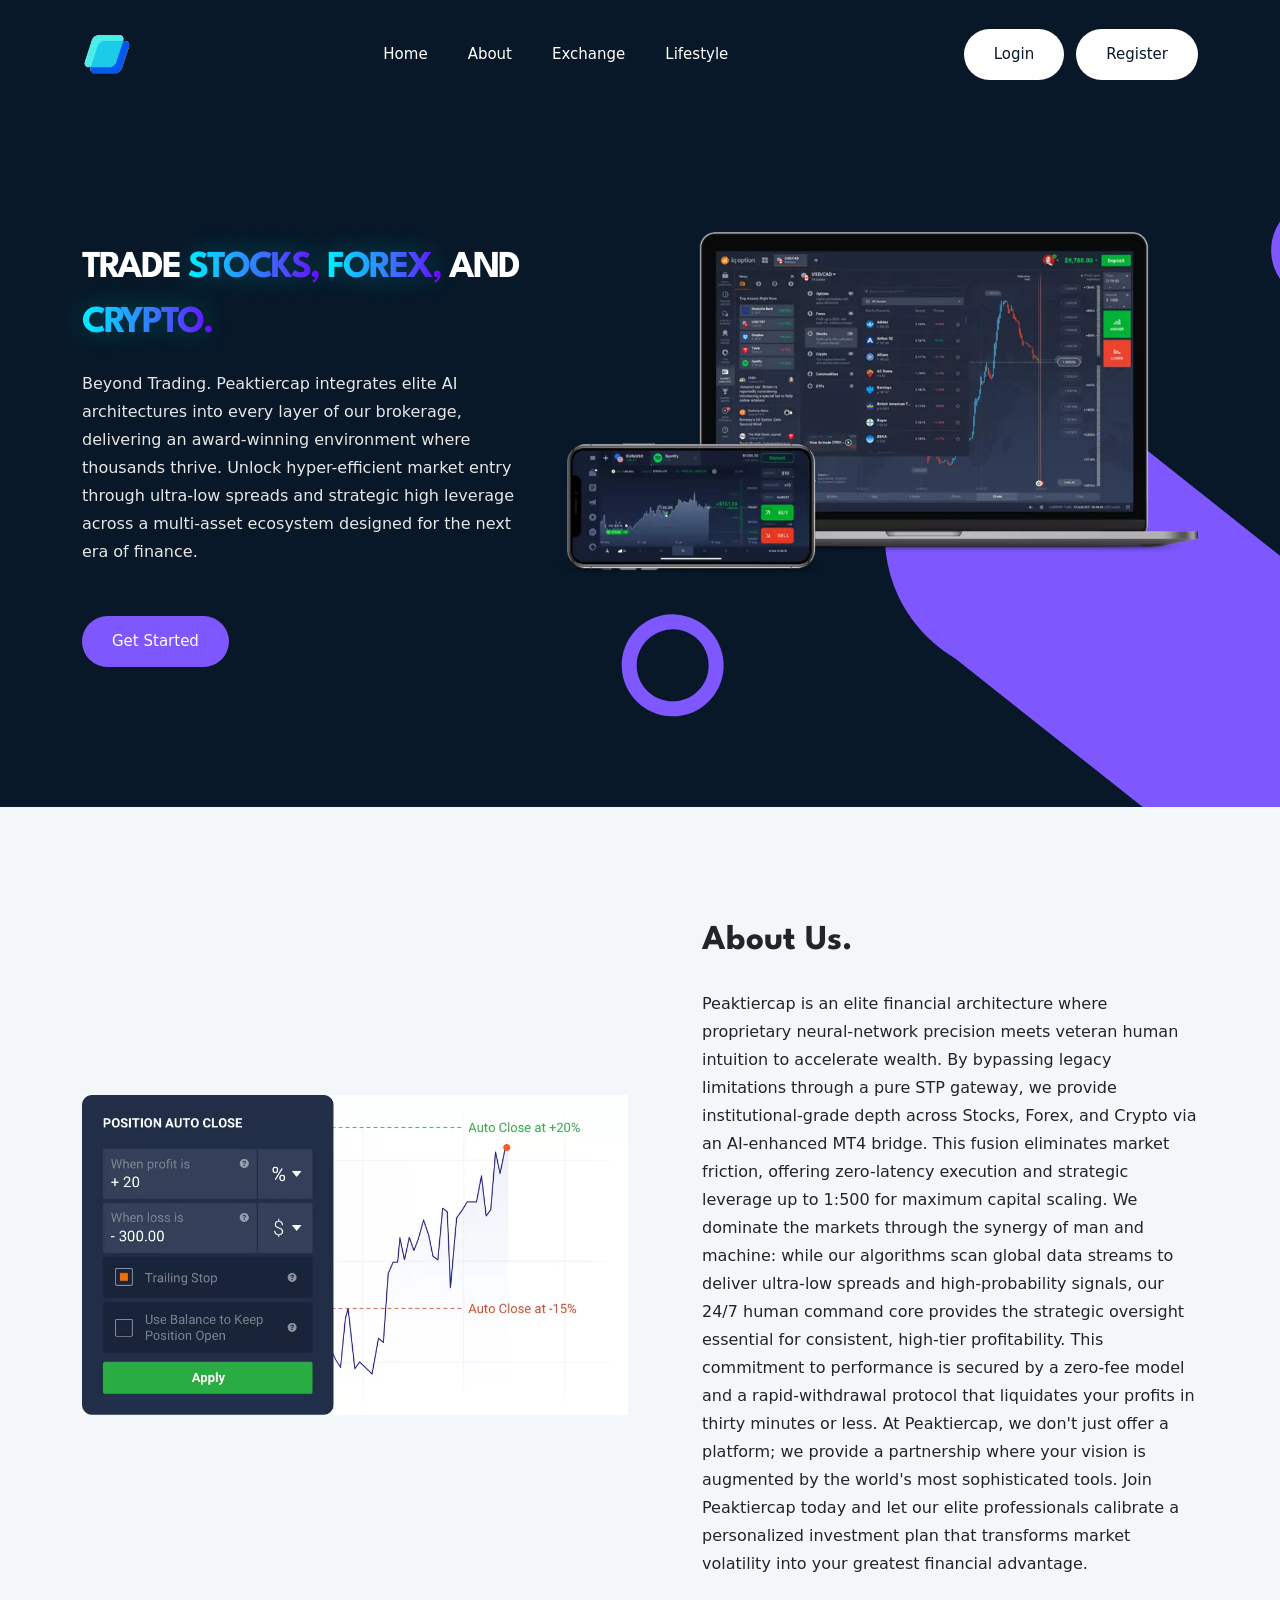
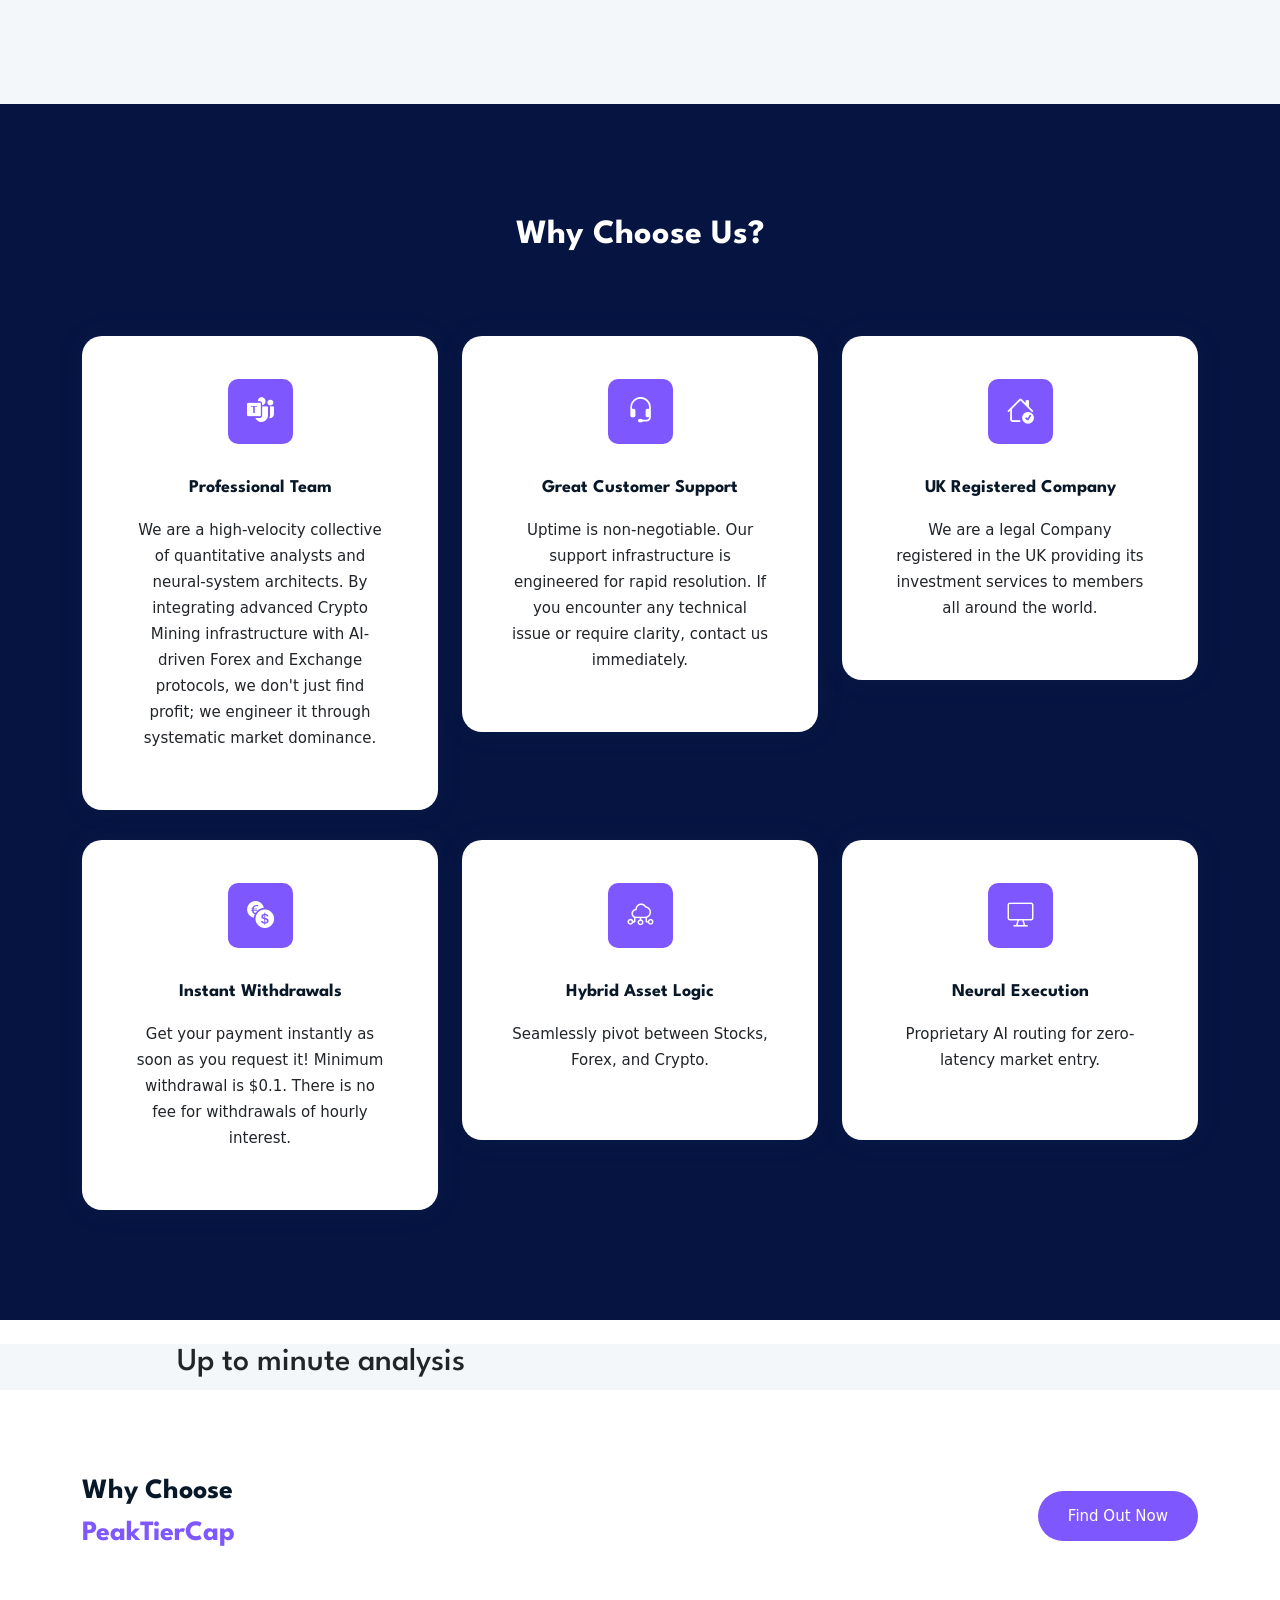
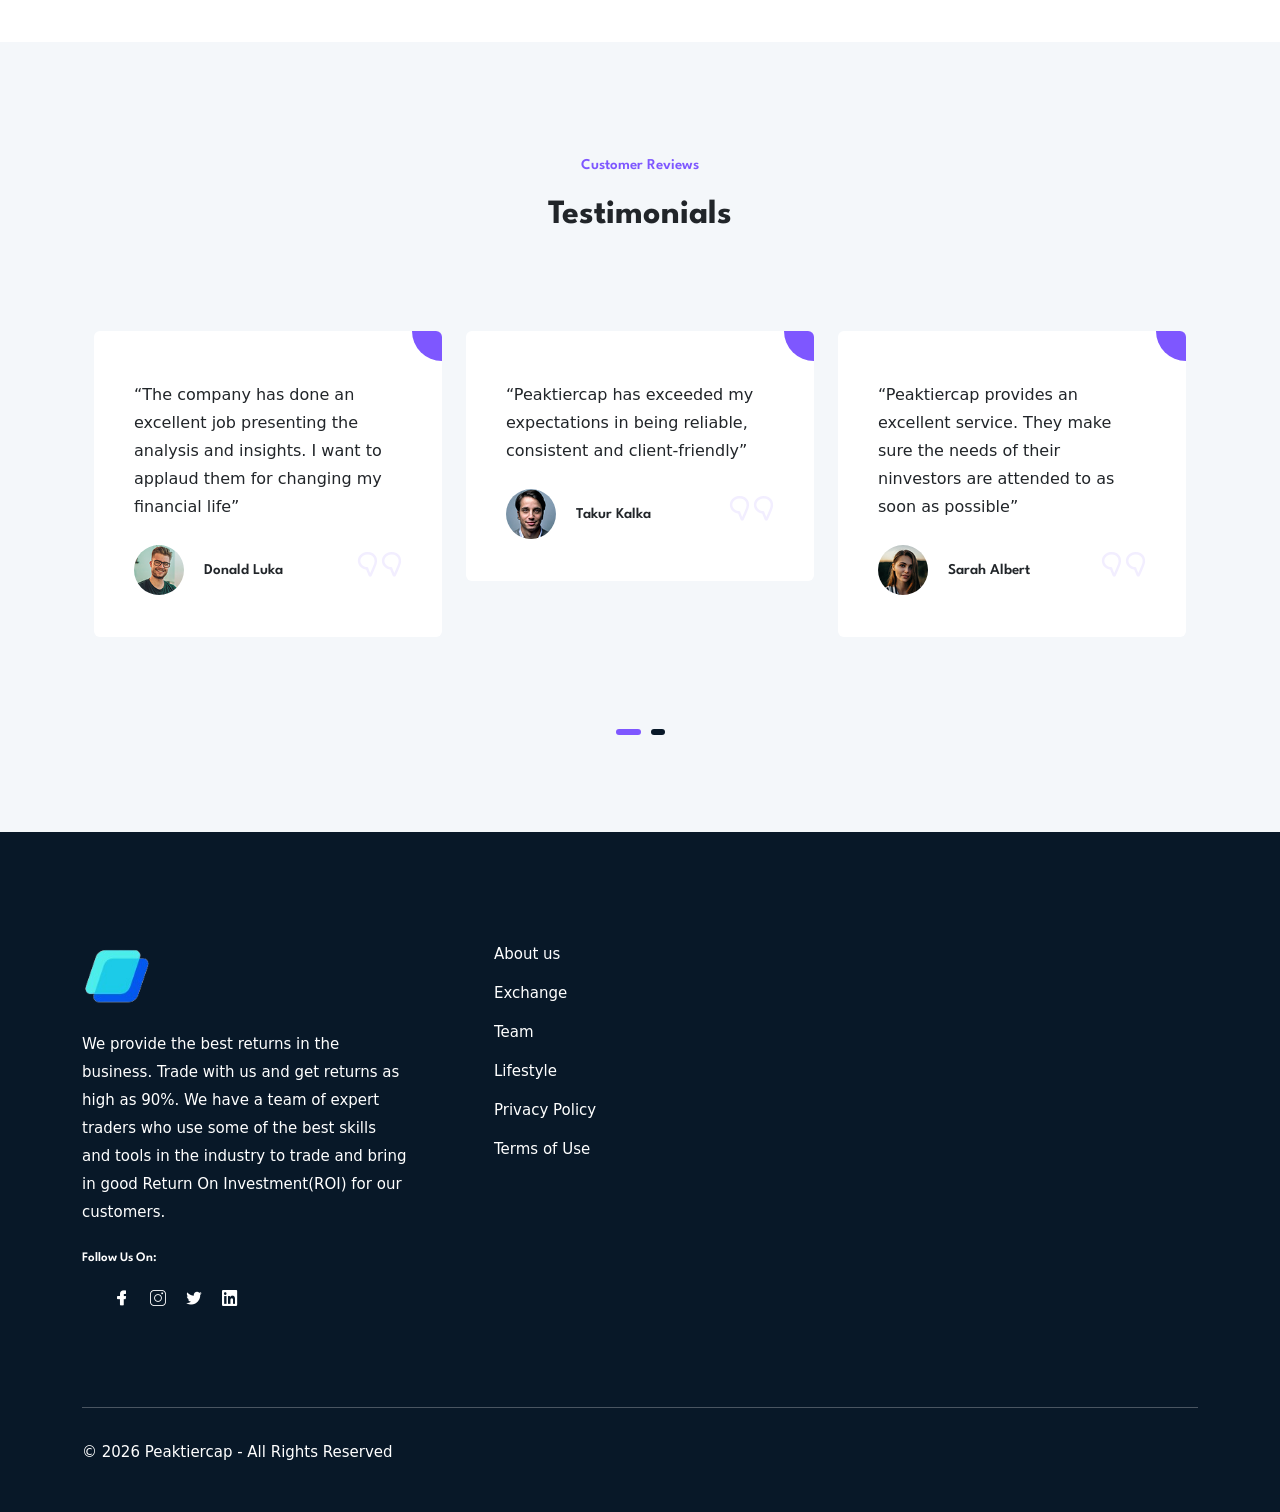
<file: index.html>
<!DOCTYPE html>
<html class="no-js" lang="zxx">

<head>
    <meta charset="utf-8" />
    <meta http-equiv="x-ua-compatible" content="ie=edge" />
    <title>Peaktiercap | Home</title>
    
    <meta name="description" content="" />
    <meta name="viewport" content="width=device-width, initial-scale=1" />
    <link rel="shortcut icon" type="image/x-icon" href="assets/images/favicon.svg" />

    <!-- ========================= CSS here ========================= -->
    <link rel="stylesheet" href="assets/css/bootstrap.min.css" />
    <link rel="stylesheet" href="assets/css/LineIcons.3.0.css" />
    <link rel="stylesheet" href="assets/css/animate.css" />
    <link rel="stylesheet" href="assets/css/tiny-slider.css" />
    <link rel="stylesheet" href="assets/css/glightbox.min.css" />
    <link rel="stylesheet" href="assets/css/main.css" />
    <link rel="stylesheet" href="assets/css/all-css-libraries.css" />

</head>

<body>
    <!--[if lte IE 9]>
      <p class="browserupgrade">
        You are using an <strong>outdated</strong> browser. Please
        <a href="https://browsehappy.com/">upgrade your browser</a> to improve
        your experience and security.
      </p>
    <![endif]-->

    <!-- Preloader -->
    <div class="preloader">
        <div class="preloader-inner">
            <div class="preloader-icon">
                <span></span>
                <span></span>
            </div>
        </div>
    </div>
    <!-- /End Preloader -->

    <!-- Start Header Area -->
    <header class="header navbar-area">
        <div class="container">
            <div class="row align-items-center">
                <div class="col-lg-12">
                    <div class="nav-inner">
                        <!-- Start Navbar -->
                        <nav class="navbar navbar-expand-lg">
                            <a class="navbar-brand" href="index.html">
                                <img src="assets/images/Peaktiercapital.png" style="height: 50px; width: 50px;"
                                    alt="Logo">
                            </a>

                            <div class="collapse navbar-collapse sub-menu-bar" id="navbarSupportedContent">
                                <ul id="nav" class="navbar-nav ms-auto">
                                    <li class="nav-item">
                                        <a href="index.html" class="active" aria-label="Toggle navigation">Home</a>
                                    </li>
                                    <li class="nav-item">
                                        <a href="about-us.html" aria-label="Toggle navigation">About</a>
                                    </li>
                                    <li class="nav-item">
                                        <a href="exchange.html" aria-label="Toggle navigation">Exchange</a>
                                    </li>
                                    <li class="nav-item">
                                        <a href="lifestyle.html" aria-label="Toggle navigation">Lifestyle</a>
                                    </li>
                                </ul>
                            </div> <!-- navbar collapse -->
                            <div class="button">
                                <a href="login.html" class="btn">Login</a>
                                <a href="register.html" class="btn">Register</a>
                            </div>

                            <button class="navbar-toggler mobile-menu-btn" type="button" data-bs-toggle="collapse"
                                data-bs-target="#navbarSupportedContent" aria-controls="navbarSupportedContent"
                                aria-expanded="false" aria-label="Toggle navigation">
                                <span class="toggler-icon"></span>
                                <span class="toggler-icon"></span>
                                <span class="toggler-icon"></span>
                            </button>
                        </nav>
                        <!-- End Navbar -->
                    </div>
                </div>
            </div> <!-- row -->
        </div> <!-- container -->
    </header>
    <!-- End Header Area -->

    <style>
        .intense-heading {
            font-size: clamp(2.5rem, 7vw, 5.5rem);
            font-weight: 900;
            line-height: 1;
            text-transform: uppercase;
            letter-spacing: -2px;
            text-align: left;
        }

        .sliding-words {
            display: block;
            position: relative;
        }

        .gradient-text {
            background: linear-gradient(90deg, #00f2ff, #7000ff);
            -webkit-background-clip: text;
            -webkit-text-fill-color: transparent;
            text-shadow: 0 0 30px rgba(0, 242, 255, 0.3);
        }

        a {
            text-decoration: none;
        }
    </style>

    <!-- Start Hero Area -->
    <section class="hero-area">
        <div class="container">
            <div class="row align-items-center">
                <div class="col-lg-5 col-md-12 col-12">
                    <div class="hero-content">
                        <!--<h1 class="wow fadeInUp" data-wow-delay=".4s">Strategic Concepts For Businesses.</h1>-->
                        <h1 class="intense-heading">
                            <span class="sliding-words">
                                TRADE <span class="gradient-text">STOCKS,</span>
                                <span class="gradient-text">FOREX,</span>
                                AND <span class="gradient-text">CRYPTO.</span>
                            </span>
                        </h1>
                        <p class="wow fadeInUp" data-wow-delay=".6s">Beyond Trading. Peaktiercap integrates elite AI
                            architectures into every layer of our brokerage, delivering an award-winning environment
                            where thousands thrive. Unlock hyper-efficient market entry through ultra-low spreads and
                            strategic high leverage across a multi-asset ecosystem designed for the next era of finance.
                        </p>
                        <div class="button wow fadeInUp" data-wow-delay=".8s">
                            <a href="#" class="btn ">Get Started</a>
                        </div>
                    </div>
                </div>
                <div class="col-lg-7 col-12">
                    <div class="hero-image">
                        <img class="" src="assets/images/tradingimage.webp" alt="#">
                    </div>
                </div>
            </div>
        </div>
    </section>
    <!-- End Hero Area -->

    <!-- Start About Area -->
    <section class="about section" style="background-color: #F4F7FA;">
        <div class="container">
            <div class="row align-items-center">
                <div class="col-lg-6 col-12">
                    <div class="image wow fadeInLeft" data-wow-delay=".2s">
                        <img src="assets/images/Risk.webp" alt="#">
                    </div>
                </div>
                <div class="col-lg-6 col-12">
                    <div class="content wow fadeInRight" data-wow-delay=".4s">
                        <h2>About Us.</h2>
                        <p>Peaktiercap is an elite financial architecture where proprietary neural-network precision
                            meets veteran human intuition to accelerate wealth. By bypassing legacy limitations through
                            a pure STP gateway, we provide institutional-grade depth across Stocks, Forex, and Crypto
                            via an AI-enhanced MT4 bridge. This fusion eliminates market friction, offering zero-latency
                            execution and strategic leverage up to 1:500 for maximum capital scaling.

                            We dominate the markets through the synergy of man and machine: while our algorithms scan
                            global data streams to deliver ultra-low spreads and high-probability signals, our 24/7
                            human command core provides the strategic oversight essential for consistent, high-tier
                            profitability. This commitment to performance is secured by a zero-fee model and a
                            rapid-withdrawal protocol that liquidates your profits in thirty minutes or less. At
                            Peaktiercap, we don't just offer a platform; we provide a partnership where your vision is
                            augmented by the world's most sophisticated tools. Join Peaktiercap today and let our elite
                            professionals calibrate a personalized investment plan that transforms market volatility
                            into your greatest financial advantage.</p>
                    </div>
                </div>
            </div>
        </div>
    </section>
    <!-- End About Area -->

    <!-- Start Services Area -->
    <div class="services section mb-4" style="background-color: #051441;">
        <div class="container">
            <div class="row">
                <div class="col-12">
                    <div class="section-title">
                        <h2 class="wow fadeInUp text-white" data-wow-delay=".4s">Why Choose Us?</h2>
                    </div>
                </div>
            </div>
            <div class="row">
                <div class="col-lg-4 col-md-6 col-12 wow fadeInUp" data-wow-delay=".2s">
                    <div class="single-service">
                        <div class="main-icon">
                            <i class="bi bi-microsoft-teams"></i>
                        </div>
                        <h4 class="text-title">Professional Team</h4>
                        <p>We are a high-velocity collective of quantitative analysts and neural-system architects. By
                            integrating advanced Crypto Mining infrastructure with AI-driven Forex and Exchange
                            protocols, we don't just find profit; we engineer it through systematic market dominance.
                        </p>
                    </div>
                </div>
                <div class="col-lg-4 col-md-6 col-12 wow fadeInUp" data-wow-delay=".4s">
                    <div class="single-service">
                        <div class="main-icon">
                            <i class="bi bi-headset"></i>
                        </div>
                        <h4 class="text-title">Great Customer Support</h4>
                        <p>Uptime is non-negotiable. Our support infrastructure is engineered for rapid resolution. If
                            you
                            encounter any technical issue or require clarity, contact us
                            immediately.</p>
                    </div>
                </div>
                <div class="col-lg-4 col-md-6 col-12 wow fadeInUp" data-wow-delay=".6s">
                    <div class="single-service">
                        <div class="main-icon">
                            <i class="bi bi-house-check"></i>
                        </div>
                        <h4 class="text-title">UK Registered Company</h4>
                        <p>We are a legal Company registered in the UK providing its investment services to members all
                            around the world.</p>
                    </div>
                </div>
                <div class="col-lg-4 col-md-6 col-12 wow fadeInUp" data-wow-delay=".2s">
                    <div class="single-service">
                        <div class="main-icon">
                            <i class="bi bi-currency-exchange"></i>
                        </div>
                        <h4 class="text-title">Instant Withdrawals</h4>
                        <p>Get your payment instantly as soon as you request it! Minimum withdrawal is $0.1. There is no
                            fee for withdrawals of hourly interest.</p>
                    </div>
                </div>
                <div class="col-lg-4 col-md-6 col-12 wow fadeInUp" data-wow-delay=".4s">
                    <div class="single-service">
                        <div class="main-icon">
                            <i class="lni lni-cloud-network"></i>
                        </div>
                        <h4 class="text-title">Hybrid Asset Logic</h4>
                        <p>Seamlessly pivot between Stocks, Forex, and Crypto.</p>
                    </div>
                </div>
                <div class="col-lg-4 col-md-6 col-12 wow fadeInUp" data-wow-delay=".6s">
                    <div class="single-service">
                        <div class="main-icon">
                            <i class="lni lni-display-alt"></i>
                        </div>
                        <h4 class="text-title">Neural Execution</h4>
                        <p>Proprietary AI routing for zero-latency market entry.</p>
                    </div>
                </div>
            </div>
        </div>
    </div>
    <!-- End Services Area -->

    <!-- Start Widget Area -->
    <section class="" style="background-color: #F4F7FA;">
        <div class="container">
            <div class="row align-items-center">
                <div class="offset-xl-1 col-lg-5 col-12" data-aos-duration="1000" data-aos="fade-left">
                    <div class="section-heading mb-0">
                        <h2>Up to minute analysis</h2>
                    </div>
                    <!-- TradingView Widget BEGIN -->
                    <div class="tradingview-widget-container">
                        <div class="tradingview-widget-container__widget"></div>
                        <script type="text/javascript"
                            src="https://s3.tradingview.com/external-embedding/embed-widget-market-quotes.js" async>
                                {
                                    "width": "100%",
                                        "height": "500",
                                            "symbolsGroups": [
                                                {
                                                    "name": "Indices",
                                                    "originalName": "Indices",
                                                    "symbols": [
                                                        {
                                                            "name": "FOREXCOM:SPXUSD",
                                                            "displayName": "S&P 500"
                                                        },
                                                        {
                                                            "name": "FOREXCOM:NSXUSD",
                                                            "displayName": "Nasdaq 100"
                                                        },
                                                        {
                                                            "name": "FOREXCOM:DJI",
                                                            "displayName": "Dow 30"
                                                        },
                                                        {
                                                            "name": "INDEX:NKY",
                                                            "displayName": "Nikkei 225"
                                                        },
                                                        {
                                                            "name": "INDEX:DEU40",
                                                            "displayName": "DAX Index"
                                                        },
                                                        {
                                                            "name": "FOREXCOM:UKXGBP",
                                                            "displayName": "UK 100"
                                                        }
                                                    ]
                                                },
                                                {
                                                    "name": "Futures",
                                                    "originalName": "Futures",
                                                    "symbols": [
                                                        {
                                                            "name": "CME_MINI:ES1!",
                                                            "displayName": "S&P 500"
                                                        },
                                                        {
                                                            "name": "CME:6E1!",
                                                            "displayName": "Euro"
                                                        },
                                                        {
                                                            "name": "COMEX:GC1!",
                                                            "displayName": "Gold"
                                                        },
                                                        {
                                                            "name": "NYMEX:CL1!",
                                                            "displayName": "Crude Oil"
                                                        },
                                                        {
                                                            "name": "NYMEX:NG1!",
                                                            "displayName": "Natural Gas"
                                                        },
                                                        {
                                                            "name": "CBOT:ZC1!",
                                                            "displayName": "Corn"
                                                        }
                                                    ]
                                                },
                                                {
                                                    "name": "Bonds",
                                                    "originalName": "Bonds",
                                                    "symbols": [
                                                        {
                                                            "name": "CME:GE1!",
                                                            "displayName": "Eurodollar"
                                                        },
                                                        {
                                                            "name": "CBOT:ZB1!",
                                                            "displayName": "T-Bond"
                                                        },
                                                        {
                                                            "name": "CBOT:UB1!",
                                                            "displayName": "Ultra T-Bond"
                                                        },
                                                        {
                                                            "name": "EUREX:FGBL1!",
                                                            "displayName": "Euro Bund"
                                                        },
                                                        {
                                                            "name": "EUREX:FBTP1!",
                                                            "displayName": "Euro BTP"
                                                        },
                                                        {
                                                            "name": "EUREX:FGBM1!",
                                                            "displayName": "Euro BOBL"
                                                        }
                                                    ]
                                                },
                                                {
                                                    "name": "Forex",
                                                    "originalName": "Forex",
                                                    "symbols": [
                                                        {
                                                            "name": "FX:EURUSD"
                                                        },
                                                        {
                                                            "name": "FX:GBPUSD"
                                                        },
                                                        {
                                                            "name": "FX:USDJPY"
                                                        },
                                                        {
                                                            "name": "FX:USDCHF"
                                                        },
                                                        {
                                                            "name": "FX:AUDUSD"
                                                        },
                                                        {
                                                            "name": "FX:USDCAD"
                                                        }
                                                    ]
                                                }
                                            ],
                                                "showSymbolLogo": true,
                                                    "colorTheme": "light",
                                                        "isTransparent": true,
                                                            "locale": "en"
                                }
                            </script>
                    </div>
                    <!-- TradingView Widget END -->
                </div>

                <div class="col-xl-6 col-lg-7 col-md-10 col-12" data-aos-duration="1000" data-aos="fade-right">
                    <p>
                        <!-- TradingView Widget BEGIN -->
                    <div class="tradingview-widget-container">
                        <div class="tradingview-widget-container__widget"></div>
                        <script type="text/javascript"
                            src="https://s3.tradingview.com/external-embedding/embed-widget-timeline.js" async>
                                {
                                    "feedMode": "all_symbols",
                                        "colorTheme": "light",
                                            "isTransparent": true,
                                                "displayMode": "regular",
                                                    "width": "100%",
                                                        "height": "750",
                                                            "locale": "en"
                                }
                            </script>
                    </div>
                    <!-- TradingView Widget END -->
                    </p>
                </div>

            </div>
        </div>
    </section>
    <!-- End Widget Area -->

    <!-- Start Call Action Area -->
    <section class="call-action" style="background-color: #fff;">
        <div class="container">
            <div class="inner-content">
                <div class="row align-items-center">
                    <div class="col-lg-6 col-md-7 col-12">
                        <div class="text">
                            <h2>Why Choose
                                <br> <span>PeakTierCap</span>
                            </h2>
                        </div>
                    </div>
                    <div class="col-lg-6 col-md-5 col-12">
                        <div class="button">
                            <a href="#" class="btn">Find Out Now
                            </a>
                        </div>
                    </div>
                </div>
            </div>
        </div>
    </section>
    <!-- End Call Action Area -->

    <!-- Start Testimonials Area -->
    <section class="testimonials style2 section">
        <div class="container">
            <div class="row">
                <div class="col-12">
                    <div class="section-title">
                        <h3 class="wow zoomIn" data-wow-delay=".2s">Customer Reviews</h3>
                        <h2 class="wow fadeInUp" data-wow-delay=".4s">Testimonials</h2>
                    </div>
                </div>
            </div>
            <div class="row testimonial-slider">
                <div class="col-lg-6 col-12 ">
                    <!-- Start Single Testimonial -->
                    <div class="single-testimonial">
                        <div class="inner-content">
                            <div class="quote-icon">
                                <i class="lni lni-quotation"></i>
                            </div>
                            <div class="text">
                                <p>“The company has done an excellent job presenting the analysis and
                                    insights. I want to
                                    applaud them for changing my financial life”</p>
                            </div>
                            <div class="author">
                                <img src="../img/cl1.jpg" alt="#">
                                <h4 class="name">Donald Luka
                                </h4>
                            </div>
                        </div>
                    </div>
                    <!-- End Single Testimonial -->
                </div>
                <div class="col-lg-6 col-12 ">
                    <!-- Start Single Testimonial -->
                    <div class="single-testimonial">
                        <div class="inner-content">
                            <div class="quote-icon">
                                <i class="lni lni-quotation"></i>
                            </div>
                            <div class="text">
                                <p>“Peaktiercap has exceeded my expectations in being reliable, consistent
                                    and
                                    client-friendly”</p>
                            </div>
                            <div class="author">
                                <img src="../img/cl2.jpg" alt="#">
                                <h4 class="name">Takur Kalka
                                </h4>
                            </div>
                        </div>
                    </div>
                    <!-- End Single Testimonial -->
                </div>
                <div class="col-lg-6 col-12 ">
                    <!-- Start Single Testimonial -->
                    <div class="single-testimonial">
                        <div class="inner-content">
                            <div class="quote-icon">
                                <i class="lni lni-quotation"></i>
                            </div>
                            <div class="text">
                                <p>“Peaktiercap provides an excellent service. They make sure the needs of
                                    their
                                    ninvestors are attended to as soon as possible”</p>
                            </div>
                            <div class="author">
                                <img src="../img/cl3.jpg" alt="#">
                                <h4 class="name">Sarah Albert
                                </h4>
                            </div>
                        </div>
                    </div>
                    <!-- End Single Testimonial -->
                </div>
                <div class="col-lg-6 col-12 ">
                    <!-- Start Single Testimonial -->
                    <div class="single-testimonial">
                        <div class="inner-content">
                            <div class="quote-icon">
                                <i class="lni lni-quotation"></i>
                            </div>
                            <div class="text">
                                <p>“I will like to use this opportunity to thank the Peaktiercap team for the
                                    amazing
                                    work they are doing to make sure the investors earn lots of profits”</p>
                            </div>
                            <div class="author">
                                <img src="../img/cl4.jpg" alt="#">
                                <h4 class="name">Dominic Thiem
                                </h4>
                            </div>
                        </div>
                    </div>
                    <!-- End Single Testimonial -->
                </div>
            </div>
        </div>
    </section>
    <!-- End Testimonial Area -->

    <section>
        <div class="container">
            <div class="row">
                <div class="col-xl-12 col-lg-12 col-md-12 fixed-bottom">
                    <div class="justify-content-center mb-4">
                        <!-- TradingView Widget BEGIN -->
                        <div class="tradingview-widget-container">
                            <div class="tradingview-widget-container__widget"></div>
                            <!--<div class="tradingview-widget-copyright"><a href="https://www.tradingview.com" rel="noopener" target="_blank"><span class="blue-text">Ticker Tape</span></a> by TradingView</div>-->
                            <script type="text/javascript"
                                src="https://s3.tradingview.com/external-embedding/embed-widget-ticker-tape.js" async>
                                    {
                                        "symbols": [
                                            {
                                                "proName": "FOREXCOM:SPXUSD",
                                                "title": "S&P 500"
                                            },
                                            {
                                                "proName": "FOREXCOM:NSXUSD",
                                                "title": "Nasdaq 100"
                                            },
                                            {
                                                "proName": "FX_IDC:EURUSD",
                                                "title": "EUR/USD"
                                            },
                                            {
                                                "proName": "BITSTAMP:BTCUSD",
                                                "title": "BTC/USD"
                                            },
                                            {
                                                "proName": "BITSTAMP:ETHUSD",
                                                "title": "ETH/USD"
                                            }
                                        ],
                                            "showSymbolLogo": true,
                                                "colorTheme": "light",
                                                    "isTransparent": false,
                                                        "displayMode": "adaptive",
                                                            "locale": "en"
                                    }
                                </script>
                        </div>
                        <!-- TradingView Widget END -->
                    </div>
                </div>
            </div>
        </div>
    </section>

    <!-- Start Footer Area -->
    <footer class="footer section">
        <!-- Start Footer Top -->
        <div class="footer-top">
            <div class="container">
                <div class="inner-content">
                    <div class="row">
                        <div class="col-lg-4 col-md-6 col-12">
                            <!-- Single Widget -->
                            <div class="single-footer f-about">
                                <div class="logo">
                                    <a href="index.html">
                                        <img src="assets/images/Peaktiercapital.png" style="width: 70px;" alt="#">
                                    </a>
                                </div>
                                <p>We provide the best returns in the business. Trade with us and get returns as high as
                                    90%. We have a team of expert traders who use some of the best skills and tools in
                                    the industry to trade and bring in good Return On Investment(ROI) for our customers.
                                </p>
                                <h4 class="social-title">Follow Us On:</h4>
                                <ul class="social">
                                    <li><a href="javascript:void(0)"><i class="lni lni-facebook-filled"></i></a></li>
                                    <li><a href="javascript:void(0)"><i class="lni lni-instagram"></i></a></li>
                                    <li><a href="javascript:void(0)"><i class="lni lni-twitter-original"></i></a></li>
                                    <li><a href="javascript:void(0)"><i class="lni lni-linkedin-original"></i></a></li>
                                </ul>
                            </div>
                            <!-- End Single Widget -->
                        </div>
                        <div class="col-lg-2 col-md-6 col-12">
                            <!-- Single Widget -->
                            <div class="single-footer f-link">
                                <ul>
                                    <li><a href="javascript:void(0)">About us</a></li>
                                    <li><a href="javascript:void(0)">Exchange</a></li>
                                    <li><a href="javascript:void(0)">Team</a></li>
                                    <li><a href="javascript:void(0)">Lifestyle</a></li>
                                    <li><a href="javascript:void(0)">Privacy Policy</a></li>
                                    <li><a href="javascript:void(0)">Terms of Use</a></li>
                                </ul>
                            </div>
                            <!-- End Single Widget -->
                        </div>
                    </div>
                </div>
            </div>
        </div>
        <!--/ End Footer Top -->
        <!-- Start Copyright Area -->
        <div class="copyright-area">
            <div class="container">
                <div class="inner-content">
                    <div class="row">
                        <div class="col-lg-6 col-md-6 col-12">
                            <p class="copyright-text">© 2026 Peaktiercap - All Rights Reserved</p>
                        </div>
                    </div>
                </div>
            </div>
        </div>
        <!-- End Copyright Area -->
    </footer>
    <!--/ End Footer Area -->

    <!-- ========================= scroll-top ========================= -->
    <a href="#" class="scroll-top">
        <i class="lni lni-chevron-up"></i>
    </a>

    <!-- ========================= JS here ========================= -->
    <script src="assets/js/bootstrap.min.js"></script>
    <script src="assets/js/wow.min.js"></script>
    <script src="assets/js/tiny-slider.js"></script>
    <script src="assets/js/glightbox.min.js"></script>
    <script src="assets/js/count-up.min.js"></script>
    <script src="assets/js/main.js"></script>
    <script src="js/myapp.js"></script>

    <script>
        //========= testimonial 
        tns({
            container: '.testimonial-slider',
            items: 3,
            slideBy: 'page',
            autoplay: false,
            mouseDrag: true,
            gutter: 0,
            nav: true,
            controls: false,
            responsive: {
                0: {
                    items: 1,
                },
                540: {
                    items: 1,
                },
                768: {
                    items: 2,
                },
                992: {
                    items: 2,
                },
                1170: {
                    items: 3,
                }
            }
        });
    </script>

    <script src="//code.jivosite.com/widget/rsztyWsoVx" async></script>


    <!--<script src="https://cdn.botpress.cloud/webchat/v3.6/inject.js"></script>-->
    <!--<script src="https://files.bpcontent.cloud/2026/02/19/09/20260219092148-UBRFQ6IC.js" defer></script>-->

</body>

</html>
</file>
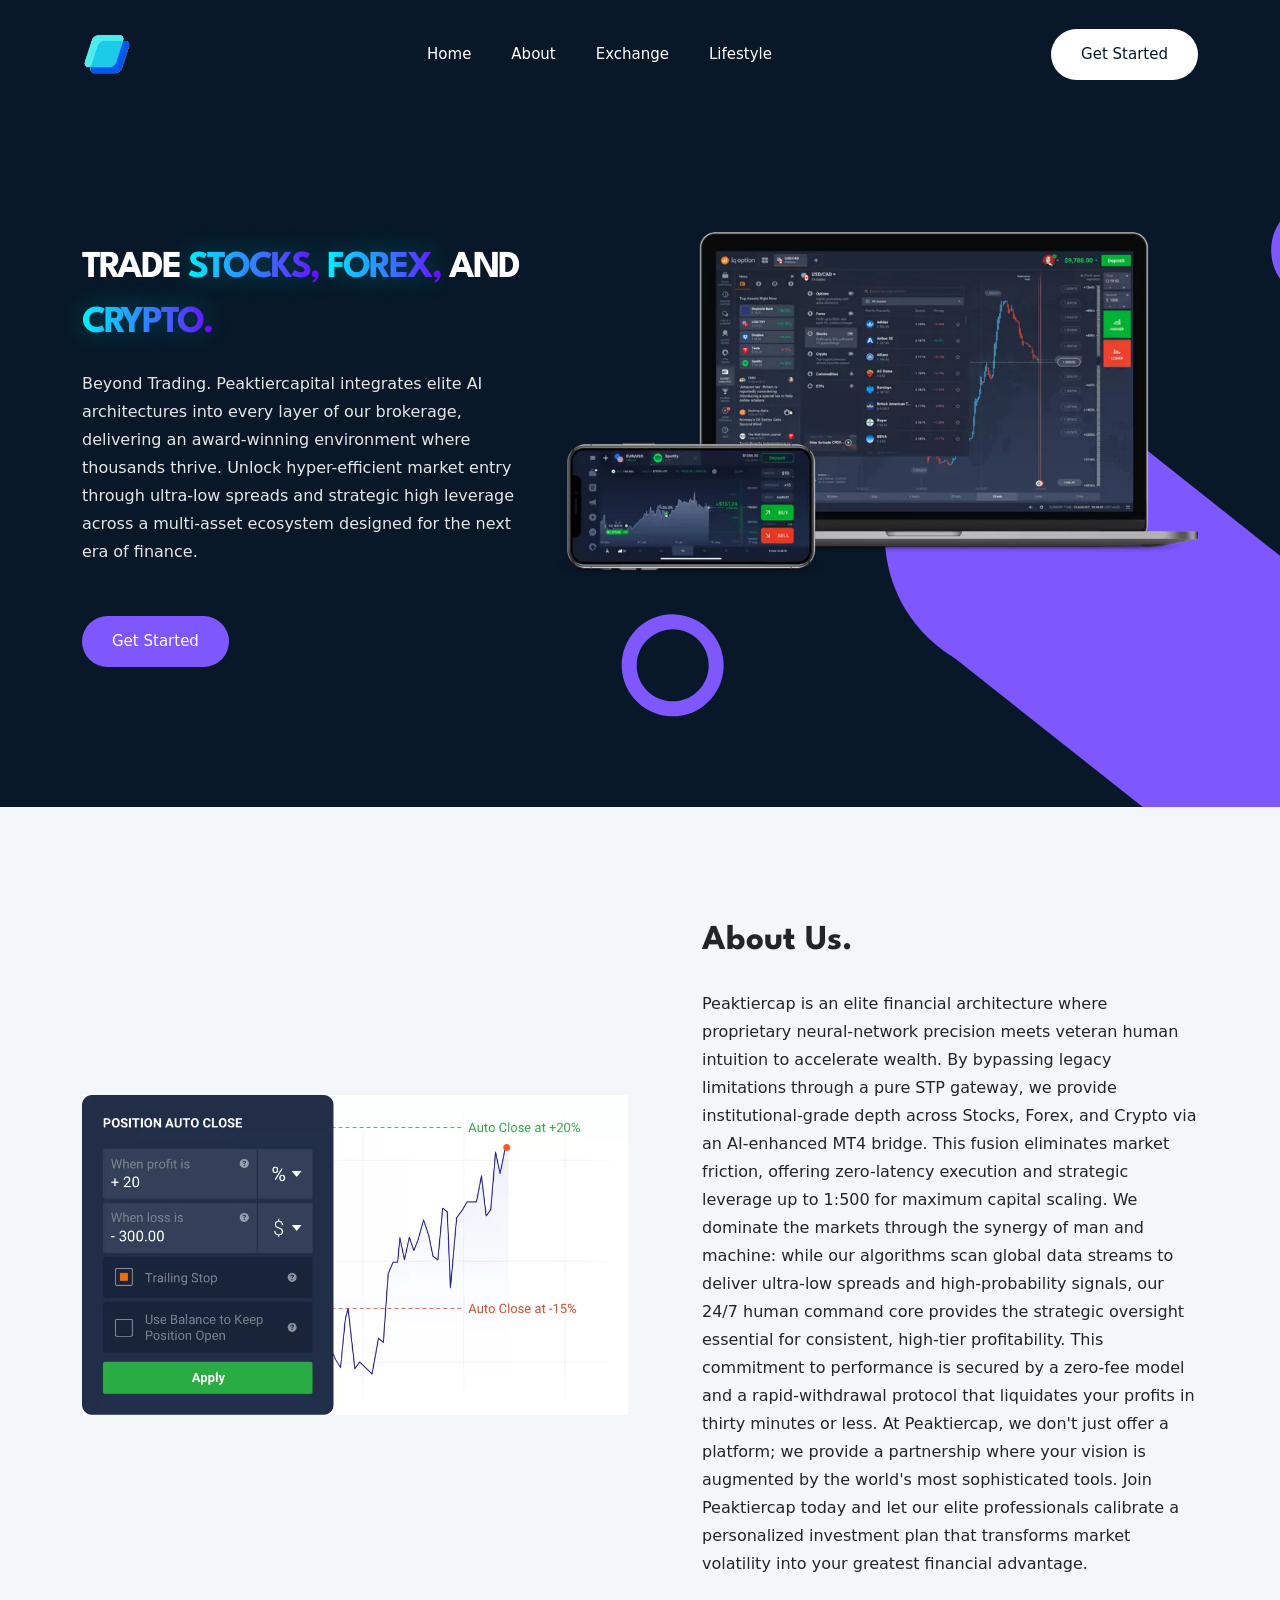
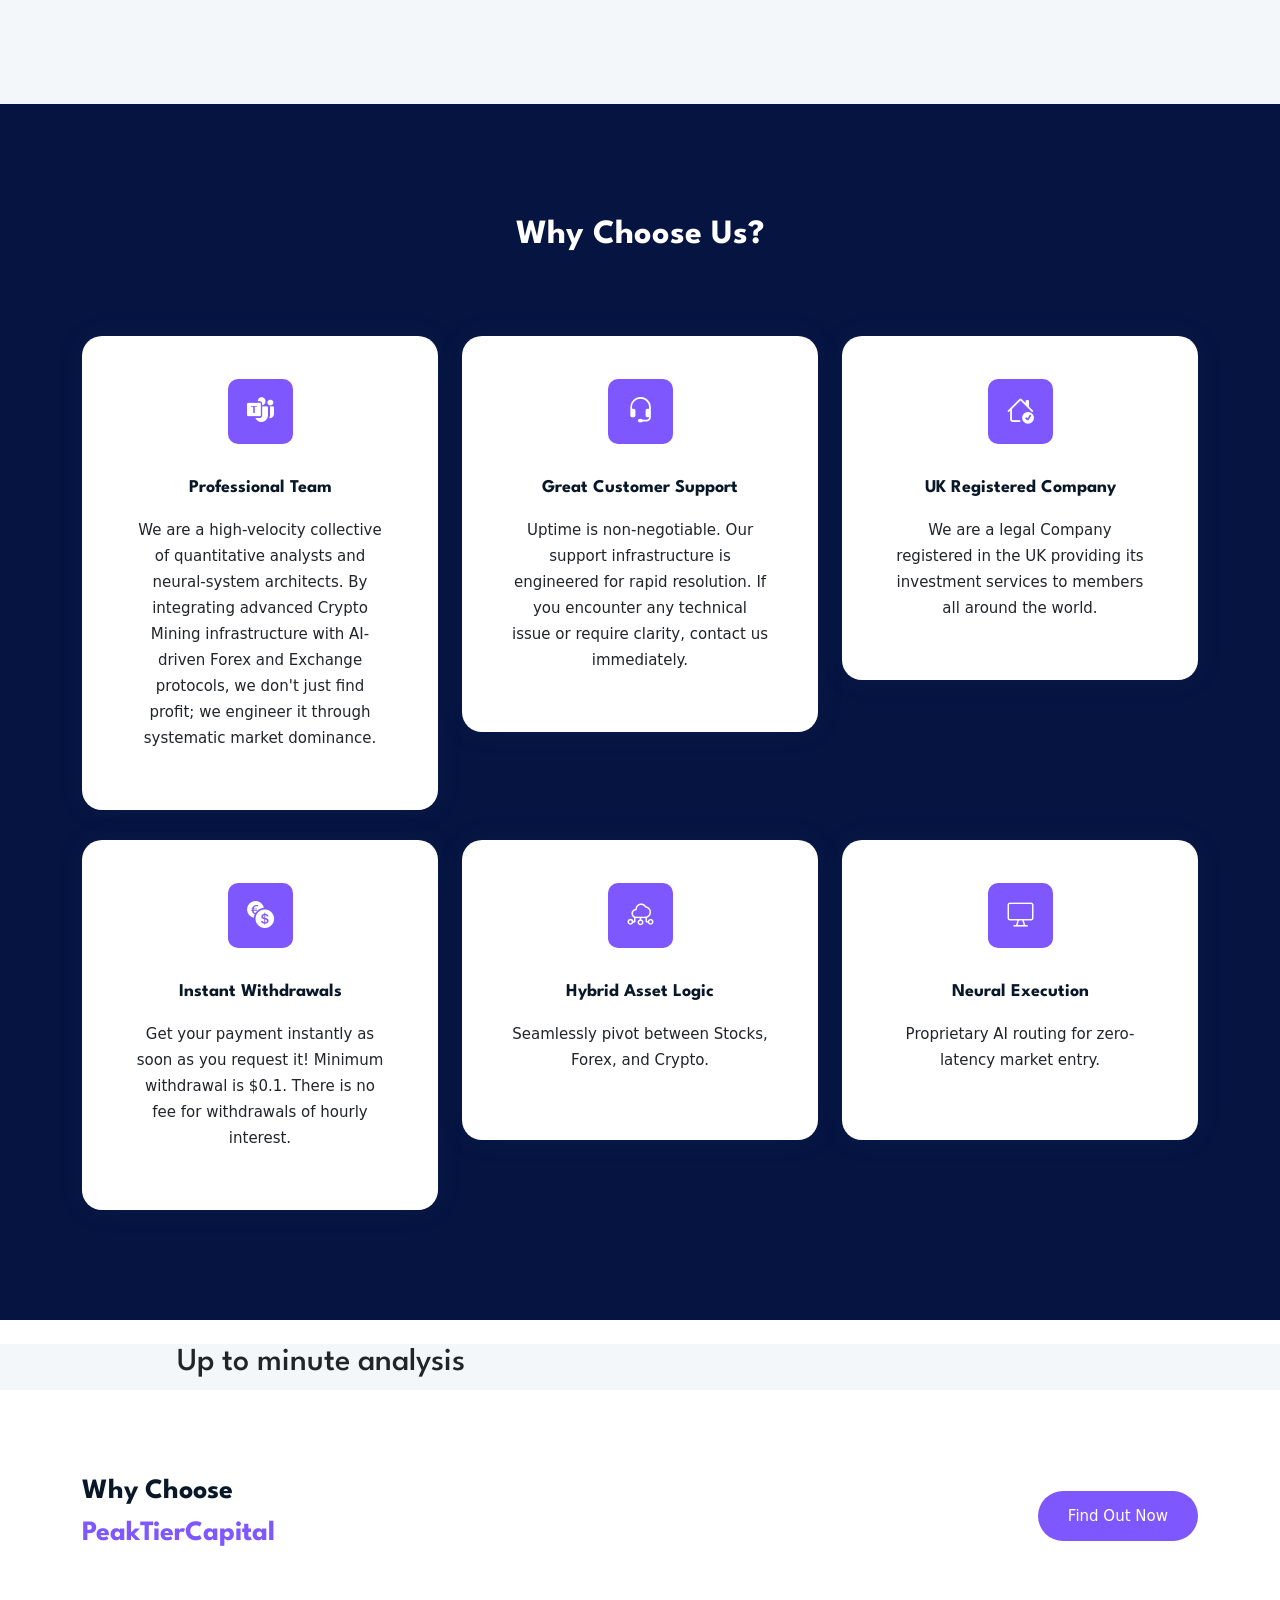
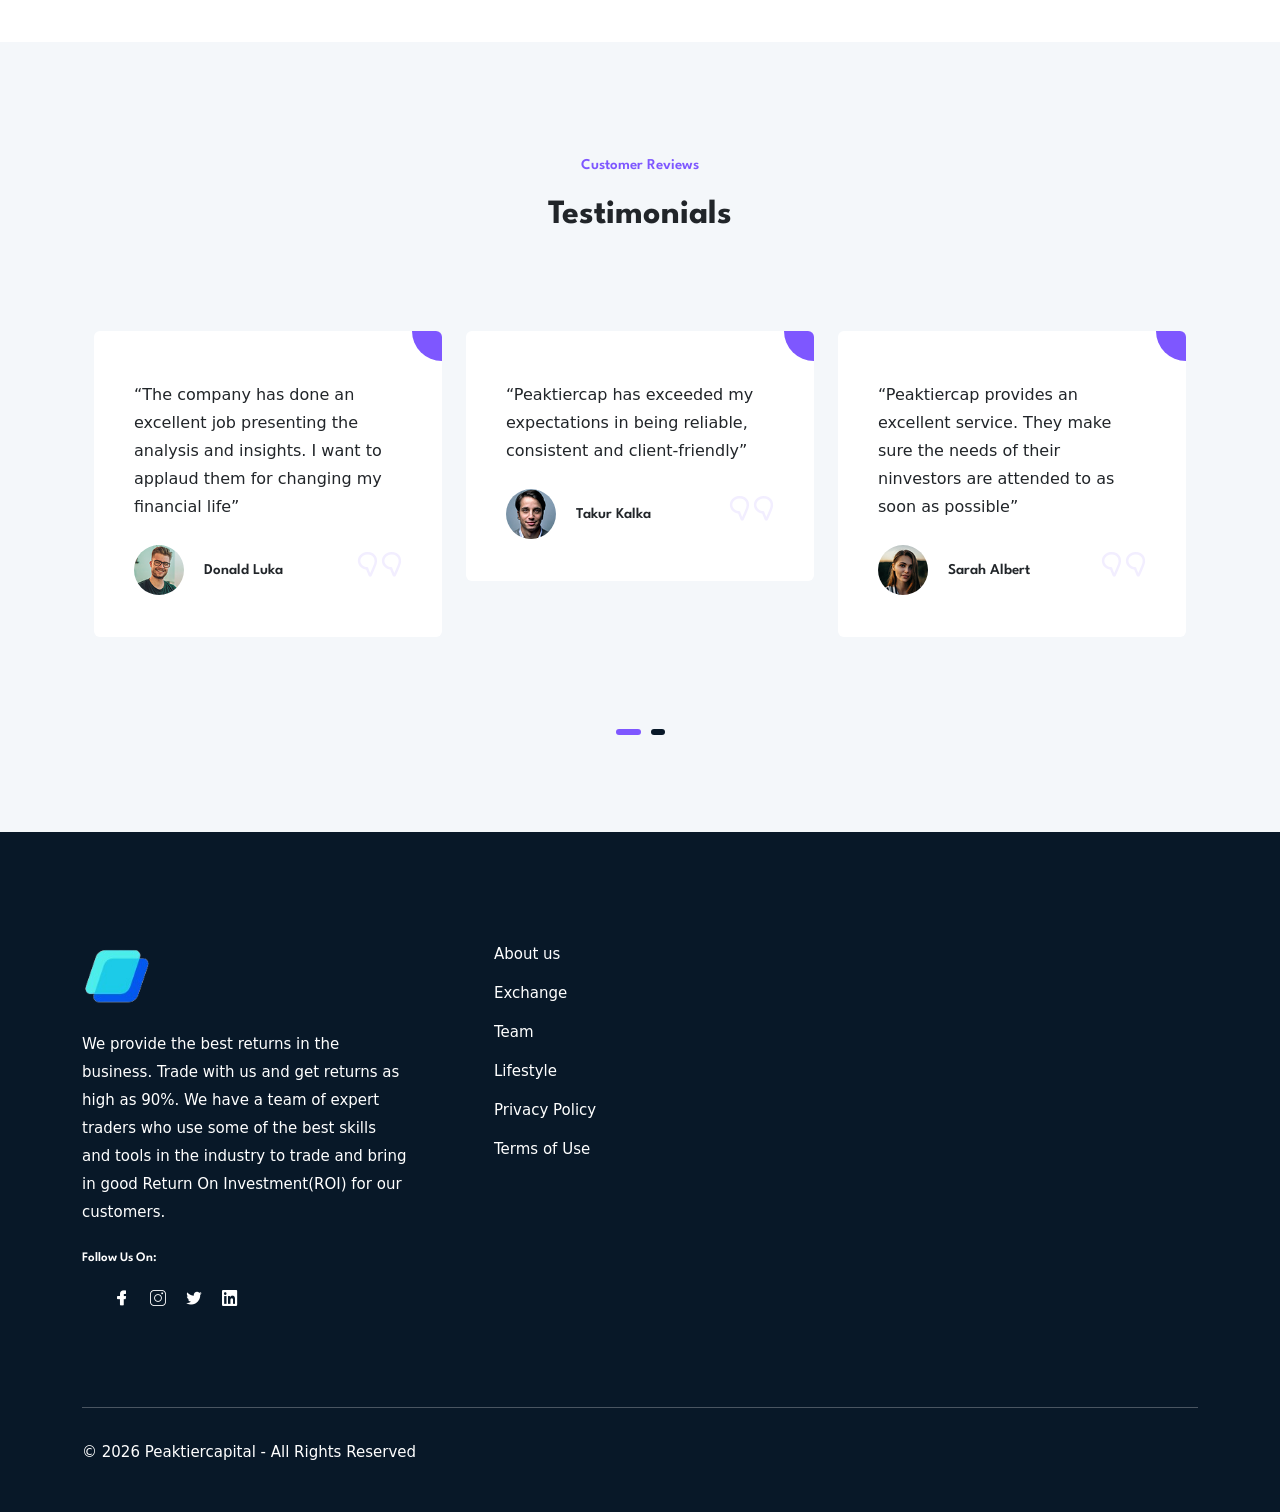
<file: newpeaktiercap/index.html>
<!DOCTYPE html>
<html class="no-js" lang="zxx">

<head>
    <meta charset="utf-8" />
    <meta http-equiv="x-ua-compatible" content="ie=edge" />
    <title>Peaktiercapital | Home</title>
    <meta name="description" content="" />
    <meta name="viewport" content="width=device-width, initial-scale=1" />
    <link rel="shortcut icon" type="image/x-icon" href="assets/images/favicon.svg" />

    <!-- ========================= CSS here ========================= -->
    <link rel="stylesheet" href="assets/css/bootstrap.min.css" />
    <link rel="stylesheet" href="assets/css/LineIcons.3.0.css" />
    <link rel="stylesheet" href="assets/css/animate.css" />
    <link rel="stylesheet" href="assets/css/tiny-slider.css" />
    <link rel="stylesheet" href="assets/css/glightbox.min.css" />
    <link rel="stylesheet" href="assets/css/main.css" />
    <link rel="stylesheet" href="assets/css/all-css-libraries.css" />

</head>

<body>
    <!--[if lte IE 9]>
      <p class="browserupgrade">
        You are using an <strong>outdated</strong> browser. Please
        <a href="https://browsehappy.com/">upgrade your browser</a> to improve
        your experience and security.
      </p>
    <![endif]-->

    <!-- Preloader -->
    <div class="preloader">
        <div class="preloader-inner">
            <div class="preloader-icon">
                <span></span>
                <span></span>
            </div>
        </div>
    </div>
    <!-- /End Preloader -->

    <!-- Start Header Area -->
    <header class="header navbar-area">
        <div class="container">
            <div class="row align-items-center">
                <div class="col-lg-12">
                    <div class="nav-inner">
                        <!-- Start Navbar -->
                        <nav class="navbar navbar-expand-lg">
                            <a class="navbar-brand" href="index.html">
                                <img src="assets/images/Peaktiercapital.png" style="height: 50px; width: 50px;"
                                    alt="Logo">
                            </a>
                            <button class="navbar-toggler mobile-menu-btn" type="button" data-bs-toggle="collapse"
                                data-bs-target="#navbarSupportedContent" aria-controls="navbarSupportedContent"
                                aria-expanded="false" aria-label="Toggle navigation">
                                <span class="toggler-icon"></span>
                                <span class="toggler-icon"></span>
                                <span class="toggler-icon"></span>
                            </button>
                            <div class="collapse navbar-collapse sub-menu-bar" id="navbarSupportedContent">
                                <ul id="nav" class="navbar-nav ms-auto">
                                    <li class="nav-item">
                                        <a href="index.html" class="active" aria-label="Toggle navigation">Home</a>
                                    </li>
                                    <li class="nav-item">
                                        <a href="about-us.html" aria-label="Toggle navigation">About</a>
                                    </li>
                                    <li class="nav-item">
                                        <a href="exchange.html" aria-label="Toggle navigation">Exchange</a>
                                    </li>
                                    <li class="nav-item">
                                        <a href="lifestyle.html" aria-label="Toggle navigation">Lifestyle</a>
                                    </li>
                                </ul>
                            </div> <!-- navbar collapse -->
                            <div class="button">
                                <a href="signup.html" class="btn">Get started</a>
                            </div>
                        </nav>
                        <!-- End Navbar -->
                    </div>
                </div>
            </div> <!-- row -->
        </div> <!-- container -->
    </header>
    <!-- End Header Area -->

    <style>
        .intense-heading {
            font-size: clamp(2.5rem, 7vw, 5.5rem);
            font-weight: 900;
            line-height: 1;
            text-transform: uppercase;
            letter-spacing: -2px;
            text-align: left;
        }

        .sliding-words {
            display: block;
            position: relative;
        }

        .gradient-text {
            background: linear-gradient(90deg, #00f2ff, #7000ff);
            -webkit-background-clip: text;
            -webkit-text-fill-color: transparent;
            text-shadow: 0 0 30px rgba(0, 242, 255, 0.3);
        }

        a {
            text-decoration: none;
        }
    </style>

    <!-- Start Hero Area -->
    <section class="hero-area">
        <div class="container">
            <div class="row align-items-center">
                <div class="col-lg-5 col-md-12 col-12">
                    <div class="hero-content">
                        <!--<h1 class="wow fadeInUp" data-wow-delay=".4s">Strategic Concepts For Businesses.</h1>-->
                        <h1 class="intense-heading">
                            <span class="sliding-words">
                                TRADE <span class="gradient-text">STOCKS,</span>
                                <span class="gradient-text">FOREX,</span>
                                AND <span class="gradient-text">CRYPTO.</span>
                            </span>
                        </h1>
                        <p class="wow fadeInUp" data-wow-delay=".6s">Beyond Trading. Peaktiercapital integrates elite AI
                            architectures into every layer of our brokerage, delivering an award-winning environment
                            where thousands thrive. Unlock hyper-efficient market entry through ultra-low spreads and
                            strategic high leverage across a multi-asset ecosystem designed for the next era of finance.
                        </p>
                        <div class="button wow fadeInUp" data-wow-delay=".8s">
                            <a href="#" class="btn ">Get Started</a>
                        </div>
                    </div>
                </div>
                <div class="col-lg-7 col-12">
                    <div class="hero-image">
                        <img class="" src="assets/images/tradingimage.webp" alt="#">
                    </div>
                </div>
            </div>
        </div>
    </section>
    <!-- End Hero Area -->

    <!-- Start About Area -->
    <section class="about section" style="background-color: #F4F7FA;">
        <div class="container">
            <div class="row align-items-center">
                <div class="col-lg-6 col-12">
                    <div class="image wow fadeInLeft" data-wow-delay=".2s">
                        <img src="assets/images/Risk.webp" alt="#">
                    </div>
                </div>
                <div class="col-lg-6 col-12">
                    <div class="content wow fadeInRight" data-wow-delay=".4s">
                        <h2>About Us.</h2>
                        <p>Peaktiercap is an elite financial architecture where proprietary neural-network precision
                            meets veteran human intuition to accelerate wealth. By bypassing legacy limitations through
                            a pure STP gateway, we provide institutional-grade depth across Stocks, Forex, and Crypto
                            via an AI-enhanced MT4 bridge. This fusion eliminates market friction, offering zero-latency
                            execution and strategic leverage up to 1:500 for maximum capital scaling.

                            We dominate the markets through the synergy of man and machine: while our algorithms scan
                            global data streams to deliver ultra-low spreads and high-probability signals, our 24/7
                            human command core provides the strategic oversight essential for consistent, high-tier
                            profitability. This commitment to performance is secured by a zero-fee model and a
                            rapid-withdrawal protocol that liquidates your profits in thirty minutes or less. At
                            Peaktiercap, we don't just offer a platform; we provide a partnership where your vision is
                            augmented by the world's most sophisticated tools. Join Peaktiercap today and let our elite
                            professionals calibrate a personalized investment plan that transforms market volatility
                            into your greatest financial advantage.</p>
                    </div>
                </div>
            </div>
        </div>
    </section>
    <!-- End About Area -->

    <!-- Start Services Area -->
    <div class="services section mb-4" style="background-color: #051441;">
        <div class="container">
            <div class="row">
                <div class="col-12">
                    <div class="section-title">
                        <h2 class="wow fadeInUp text-white" data-wow-delay=".4s">Why Choose Us?</h2>
                    </div>
                </div>
            </div>
            <div class="row">
                <div class="col-lg-4 col-md-6 col-12 wow fadeInUp" data-wow-delay=".2s">
                    <div class="single-service">
                        <div class="main-icon">
                            <i class="bi bi-microsoft-teams"></i>
                        </div>
                        <h4 class="text-title">Professional Team</h4>
                        <p>We are a high-velocity collective of quantitative analysts and neural-system architects. By
                            integrating advanced Crypto Mining infrastructure with AI-driven Forex and Exchange
                            protocols, we don't just find profit; we engineer it through systematic market dominance.
                        </p>
                    </div>
                </div>
                <div class="col-lg-4 col-md-6 col-12 wow fadeInUp" data-wow-delay=".4s">
                    <div class="single-service">
                        <div class="main-icon">
                            <i class="bi bi-headset"></i>
                        </div>
                        <h4 class="text-title">Great Customer Support</h4>
                        <p>Uptime is non-negotiable. Our support infrastructure is engineered for rapid resolution. If
                            you
                            encounter any technical issue or require clarity, contact us
                            immediately.</p>
                    </div>
                </div>
                <div class="col-lg-4 col-md-6 col-12 wow fadeInUp" data-wow-delay=".6s">
                    <div class="single-service">
                        <div class="main-icon">
                            <i class="bi bi-house-check"></i>
                        </div>
                        <h4 class="text-title">UK Registered Company</h4>
                        <p>We are a legal Company registered in the UK providing its investment services to members all
                            around the world.</p>
                    </div>
                </div>
                <div class="col-lg-4 col-md-6 col-12 wow fadeInUp" data-wow-delay=".2s">
                    <div class="single-service">
                        <div class="main-icon">
                            <i class="bi bi-currency-exchange"></i>
                        </div>
                        <h4 class="text-title">Instant Withdrawals</h4>
                        <p>Get your payment instantly as soon as you request it! Minimum withdrawal is $0.1. There is no
                            fee for withdrawals of hourly interest.</p>
                    </div>
                </div>
                <div class="col-lg-4 col-md-6 col-12 wow fadeInUp" data-wow-delay=".4s">
                    <div class="single-service">
                        <div class="main-icon">
                            <i class="lni lni-cloud-network"></i>
                        </div>
                        <h4 class="text-title">Hybrid Asset Logic</h4>
                        <p>Seamlessly pivot between Stocks, Forex, and Crypto.</p>
                    </div>
                </div>
                <div class="col-lg-4 col-md-6 col-12 wow fadeInUp" data-wow-delay=".6s">
                    <div class="single-service">
                        <div class="main-icon">
                            <i class="lni lni-display-alt"></i>
                        </div>
                        <h4 class="text-title">Neural Execution</h4>
                        <p>Proprietary AI routing for zero-latency market entry.</p>
                    </div>
                </div>
            </div>
        </div>
    </div>
    <!-- End Services Area -->

    <!-- Start Widget Area -->
    <section class="" style="background-color: #F4F7FA;">
        <div class="container">
            <div class="row align-items-center">
                <div class="offset-xl-1 col-lg-5 col-12" data-aos-duration="1000" data-aos="fade-left">
                    <div class="section-heading mb-0">
                        <h2>Up to minute analysis</h2>
                    </div>
                    <!-- TradingView Widget BEGIN -->
                    <div class="tradingview-widget-container">
                        <div class="tradingview-widget-container__widget"></div>
                        <script type="text/javascript"
                            src="https://s3.tradingview.com/external-embedding/embed-widget-market-quotes.js" async>
                                {
                                    "width": "100%",
                                        "height": "500",
                                            "symbolsGroups": [
                                                {
                                                    "name": "Indices",
                                                    "originalName": "Indices",
                                                    "symbols": [
                                                        {
                                                            "name": "FOREXCOM:SPXUSD",
                                                            "displayName": "S&P 500"
                                                        },
                                                        {
                                                            "name": "FOREXCOM:NSXUSD",
                                                            "displayName": "Nasdaq 100"
                                                        },
                                                        {
                                                            "name": "FOREXCOM:DJI",
                                                            "displayName": "Dow 30"
                                                        },
                                                        {
                                                            "name": "INDEX:NKY",
                                                            "displayName": "Nikkei 225"
                                                        },
                                                        {
                                                            "name": "INDEX:DEU40",
                                                            "displayName": "DAX Index"
                                                        },
                                                        {
                                                            "name": "FOREXCOM:UKXGBP",
                                                            "displayName": "UK 100"
                                                        }
                                                    ]
                                                },
                                                {
                                                    "name": "Futures",
                                                    "originalName": "Futures",
                                                    "symbols": [
                                                        {
                                                            "name": "CME_MINI:ES1!",
                                                            "displayName": "S&P 500"
                                                        },
                                                        {
                                                            "name": "CME:6E1!",
                                                            "displayName": "Euro"
                                                        },
                                                        {
                                                            "name": "COMEX:GC1!",
                                                            "displayName": "Gold"
                                                        },
                                                        {
                                                            "name": "NYMEX:CL1!",
                                                            "displayName": "Crude Oil"
                                                        },
                                                        {
                                                            "name": "NYMEX:NG1!",
                                                            "displayName": "Natural Gas"
                                                        },
                                                        {
                                                            "name": "CBOT:ZC1!",
                                                            "displayName": "Corn"
                                                        }
                                                    ]
                                                },
                                                {
                                                    "name": "Bonds",
                                                    "originalName": "Bonds",
                                                    "symbols": [
                                                        {
                                                            "name": "CME:GE1!",
                                                            "displayName": "Eurodollar"
                                                        },
                                                        {
                                                            "name": "CBOT:ZB1!",
                                                            "displayName": "T-Bond"
                                                        },
                                                        {
                                                            "name": "CBOT:UB1!",
                                                            "displayName": "Ultra T-Bond"
                                                        },
                                                        {
                                                            "name": "EUREX:FGBL1!",
                                                            "displayName": "Euro Bund"
                                                        },
                                                        {
                                                            "name": "EUREX:FBTP1!",
                                                            "displayName": "Euro BTP"
                                                        },
                                                        {
                                                            "name": "EUREX:FGBM1!",
                                                            "displayName": "Euro BOBL"
                                                        }
                                                    ]
                                                },
                                                {
                                                    "name": "Forex",
                                                    "originalName": "Forex",
                                                    "symbols": [
                                                        {
                                                            "name": "FX:EURUSD"
                                                        },
                                                        {
                                                            "name": "FX:GBPUSD"
                                                        },
                                                        {
                                                            "name": "FX:USDJPY"
                                                        },
                                                        {
                                                            "name": "FX:USDCHF"
                                                        },
                                                        {
                                                            "name": "FX:AUDUSD"
                                                        },
                                                        {
                                                            "name": "FX:USDCAD"
                                                        }
                                                    ]
                                                }
                                            ],
                                                "showSymbolLogo": true,
                                                    "colorTheme": "light",
                                                        "isTransparent": true,
                                                            "locale": "en"
                                }
                            </script>
                    </div>
                    <!-- TradingView Widget END -->
                </div>

                <div class="col-xl-6 col-lg-7 col-md-10 col-12" data-aos-duration="1000" data-aos="fade-right">
                    <p>
                        <!-- TradingView Widget BEGIN -->
                    <div class="tradingview-widget-container">
                        <div class="tradingview-widget-container__widget"></div>
                        <script type="text/javascript"
                            src="https://s3.tradingview.com/external-embedding/embed-widget-timeline.js" async>
                                {
                                    "feedMode": "all_symbols",
                                        "colorTheme": "light",
                                            "isTransparent": true,
                                                "displayMode": "regular",
                                                    "width": "100%",
                                                        "height": "750",
                                                            "locale": "en"
                                }
                            </script>
                    </div>
                    <!-- TradingView Widget END -->
                    </p>
                </div>

            </div>
        </div>
    </section>
    <!-- End Widget Area -->

    <!-- Start Call Action Area -->
    <section class="call-action" style="background-color: #fff;">
        <div class="container">
            <div class="inner-content">
                <div class="row align-items-center">
                    <div class="col-lg-6 col-md-7 col-12">
                        <div class="text">
                            <h2>Why Choose
                                <br> <span>PeakTierCapital</span>
                            </h2>
                        </div>
                    </div>
                    <div class="col-lg-6 col-md-5 col-12">
                        <div class="button">
                            <a href="#" class="btn">Find Out Now
                            </a>
                        </div>
                    </div>
                </div>
            </div>
        </div>
    </section>
    <!-- End Call Action Area -->

    <!-- Start Testimonials Area -->
    <section class="testimonials style2 section">
        <div class="container">
            <div class="row">
                <div class="col-12">
                    <div class="section-title">
                        <h3 class="wow zoomIn" data-wow-delay=".2s">Customer Reviews</h3>
                        <h2 class="wow fadeInUp" data-wow-delay=".4s">Testimonials</h2>
                    </div>
                </div>
            </div>
            <div class="row testimonial-slider">
                <div class="col-lg-6 col-12 ">
                    <!-- Start Single Testimonial -->
                    <div class="single-testimonial">
                        <div class="inner-content">
                            <div class="quote-icon">
                                <i class="lni lni-quotation"></i>
                            </div>
                            <div class="text">
                                <p>“The company has done an excellent job presenting the analysis and
                                    insights. I want to
                                    applaud them for changing my financial life”</p>
                            </div>
                            <div class="author">
                                <img src="../img/cl1.jpg" alt="#">
                                <h4 class="name">Donald Luka
                                </h4>
                            </div>
                        </div>
                    </div>
                    <!-- End Single Testimonial -->
                </div>
                <div class="col-lg-6 col-12 ">
                    <!-- Start Single Testimonial -->
                    <div class="single-testimonial">
                        <div class="inner-content">
                            <div class="quote-icon">
                                <i class="lni lni-quotation"></i>
                            </div>
                            <div class="text">
                                <p>“Peaktiercap has exceeded my expectations in being reliable, consistent
                                    and
                                    client-friendly”</p>
                            </div>
                            <div class="author">
                                <img src="../img/cl2.jpg" alt="#">
                                <h4 class="name">Takur Kalka
                                </h4>
                            </div>
                        </div>
                    </div>
                    <!-- End Single Testimonial -->
                </div>
                <div class="col-lg-6 col-12 ">
                    <!-- Start Single Testimonial -->
                    <div class="single-testimonial">
                        <div class="inner-content">
                            <div class="quote-icon">
                                <i class="lni lni-quotation"></i>
                            </div>
                            <div class="text">
                                <p>“Peaktiercap provides an excellent service. They make sure the needs of
                                    their
                                    ninvestors are attended to as soon as possible”</p>
                            </div>
                            <div class="author">
                                <img src="../img/cl3.jpg" alt="#">
                                <h4 class="name">Sarah Albert
                                </h4>
                            </div>
                        </div>
                    </div>
                    <!-- End Single Testimonial -->
                </div>
                <div class="col-lg-6 col-12 ">
                    <!-- Start Single Testimonial -->
                    <div class="single-testimonial">
                        <div class="inner-content">
                            <div class="quote-icon">
                                <i class="lni lni-quotation"></i>
                            </div>
                            <div class="text">
                                <p>“I will like to use this opportunity to thank the Peaktiercapital's team for the
                                    amazing
                                    work they are doing to make sure the investors earn lots of profits”</p>
                            </div>
                            <div class="author">
                                <img src="../img/cl4.jpg" alt="#">
                                <h4 class="name">Dominic Thiem
                                </h4>
                            </div>
                        </div>
                    </div>
                    <!-- End Single Testimonial -->
                </div>
            </div>
        </div>
    </section>
    <!-- End Testimonial Area -->

    <section>
        <div class="container">
            <div class="row">
                <div class="col-xl-12 col-lg-12 col-md-12 fixed-bottom">
                    <div class="justify-content-center mb-4">
                        <!-- TradingView Widget BEGIN -->
                        <div class="tradingview-widget-container">
                            <div class="tradingview-widget-container__widget"></div>
                            <!--<div class="tradingview-widget-copyright"><a href="https://www.tradingview.com" rel="noopener" target="_blank"><span class="blue-text">Ticker Tape</span></a> by TradingView</div>-->
                            <script type="text/javascript"
                                src="https://s3.tradingview.com/external-embedding/embed-widget-ticker-tape.js" async>
                                    {
                                        "symbols": [
                                            {
                                                "proName": "FOREXCOM:SPXUSD",
                                                "title": "S&P 500"
                                            },
                                            {
                                                "proName": "FOREXCOM:NSXUSD",
                                                "title": "Nasdaq 100"
                                            },
                                            {
                                                "proName": "FX_IDC:EURUSD",
                                                "title": "EUR/USD"
                                            },
                                            {
                                                "proName": "BITSTAMP:BTCUSD",
                                                "title": "BTC/USD"
                                            },
                                            {
                                                "proName": "BITSTAMP:ETHUSD",
                                                "title": "ETH/USD"
                                            }
                                        ],
                                            "showSymbolLogo": true,
                                                "colorTheme": "light",
                                                    "isTransparent": false,
                                                        "displayMode": "adaptive",
                                                            "locale": "en"
                                    }
                                </script>
                        </div>
                        <!-- TradingView Widget END -->
                    </div>
                </div>
            </div>
        </div>
    </section>

    <!-- Start Footer Area -->
    <footer class="footer section">
        <!-- Start Footer Top -->
        <div class="footer-top">
            <div class="container">
                <div class="inner-content">
                    <div class="row">
                        <div class="col-lg-4 col-md-6 col-12">
                            <!-- Single Widget -->
                            <div class="single-footer f-about">
                                <div class="logo">
                                    <a href="index.html">
                                        <img src="assets/images/Peaktiercapital.png" style="width: 70px;" alt="#">
                                    </a>
                                </div>
                                <p>We provide the best returns in the business. Trade with us and get returns as high as
                                    90%. We have a team of expert traders who use some of the best skills and tools in
                                    the industry to trade and bring in good Return On Investment(ROI) for our customers.
                                </p>
                                <h4 class="social-title">Follow Us On:</h4>
                                <ul class="social">
                                    <li><a href="javascript:void(0)"><i class="lni lni-facebook-filled"></i></a></li>
                                    <li><a href="javascript:void(0)"><i class="lni lni-instagram"></i></a></li>
                                    <li><a href="javascript:void(0)"><i class="lni lni-twitter-original"></i></a></li>
                                    <li><a href="javascript:void(0)"><i class="lni lni-linkedin-original"></i></a></li>
                                </ul>
                            </div>
                            <!-- End Single Widget -->
                        </div>
                        <div class="col-lg-2 col-md-6 col-12">
                            <!-- Single Widget -->
                            <div class="single-footer f-link">
                                <ul>
                                    <li><a href="javascript:void(0)">About us</a></li>
                                    <li><a href="javascript:void(0)">Exchange</a></li>
                                    <li><a href="javascript:void(0)">Team</a></li>
                                    <li><a href="javascript:void(0)">Lifestyle</a></li>
                                    <li><a href="javascript:void(0)">Privacy Policy</a></li>
                                    <li><a href="javascript:void(0)">Terms of Use</a></li>
                                </ul>
                            </div>
                            <!-- End Single Widget -->
                        </div>
                    </div>
                </div>
            </div>
        </div>
        <!--/ End Footer Top -->
        <!-- Start Copyright Area -->
        <div class="copyright-area">
            <div class="container">
                <div class="inner-content">
                    <div class="row">
                        <div class="col-lg-6 col-md-6 col-12">
                            <p class="copyright-text">© 2026 Peaktiercapital - All Rights Reserved</p>
                        </div>
                    </div>
                </div>
            </div>
        </div>
        <!-- End Copyright Area -->
    </footer>
    <!--/ End Footer Area -->

    <!-- ========================= scroll-top ========================= -->
    <a href="#" class="scroll-top">
        <i class="lni lni-chevron-up"></i>
    </a>

    <!-- ========================= JS here ========================= -->
    <script src="assets/js/bootstrap.min.js"></script>
    <script src="assets/js/all-js-libraries.js"></script>
    <script src="assets/js/wow.min.js"></script>
    <script src="assets/js/tiny-slider.js"></script>
    <script src="assets/js/glightbox.min.js"></script>
    <script src="assets/js/count-up.min.js"></script>
    <script src="assets/js/imagesloaded.min.js"></script>
    <script src="assets/js/isotope.min.js"></script>
    <script src="assets/js/main.js"></script>
    <script>

        //========= testimonial 
        tns({
            container: '.testimonial-slider',
            items: 3,
            slideBy: 'page',
            autoplay: false,
            mouseDrag: true,
            gutter: 0,
            nav: true,
            controls: false,
            responsive: {
                0: {
                    items: 1,
                },
                540: {
                    items: 1,
                },
                768: {
                    items: 2,
                },
                992: {
                    items: 2,
                },
                1170: {
                    items: 3,
                }
            }
        });

        //====== counter up 
        var cu = new counterUp({
            start: 0,
            duration: 2000,
            intvalues: true,
            interval: 100,
            append: " ",
        });
        cu.start();

        //========= glightbox
        GLightbox({
            'href': 'https://www.youtube.com/watch?v=r44RKWyfcFw&fbclid=IwAR21beSJORalzmzokxDRcGfkZA1AtRTE__l5N4r09HcGS5Y6vOluyouM9EM',
            'type': 'video',
            'source': 'youtube', //vimeo, youtube or local
            'width': 900,
            'autoplayVideos': true,
        });

        //============== isotope masonry js with imagesloaded
        imagesLoaded('#container', function () {
            var elem = document.querySelector('.grid');
            var iso = new Isotope(elem, {
                // options
                itemSelector: '.grid-item',
                masonry: {
                    // use outer width of grid-sizer for columnWidth
                    columnWidth: '.grid-item'
                }
            });

            let filterButtons = document.querySelectorAll('.portfolio-btn-wrapper button');
            filterButtons.forEach(e =>
                e.addEventListener('click', () => {

                    let filterValue = event.target.getAttribute('data-filter');
                    iso.arrange({
                        filter: filterValue
                    });
                })
            );
        });

    </script>
</body>

</html>
</file>
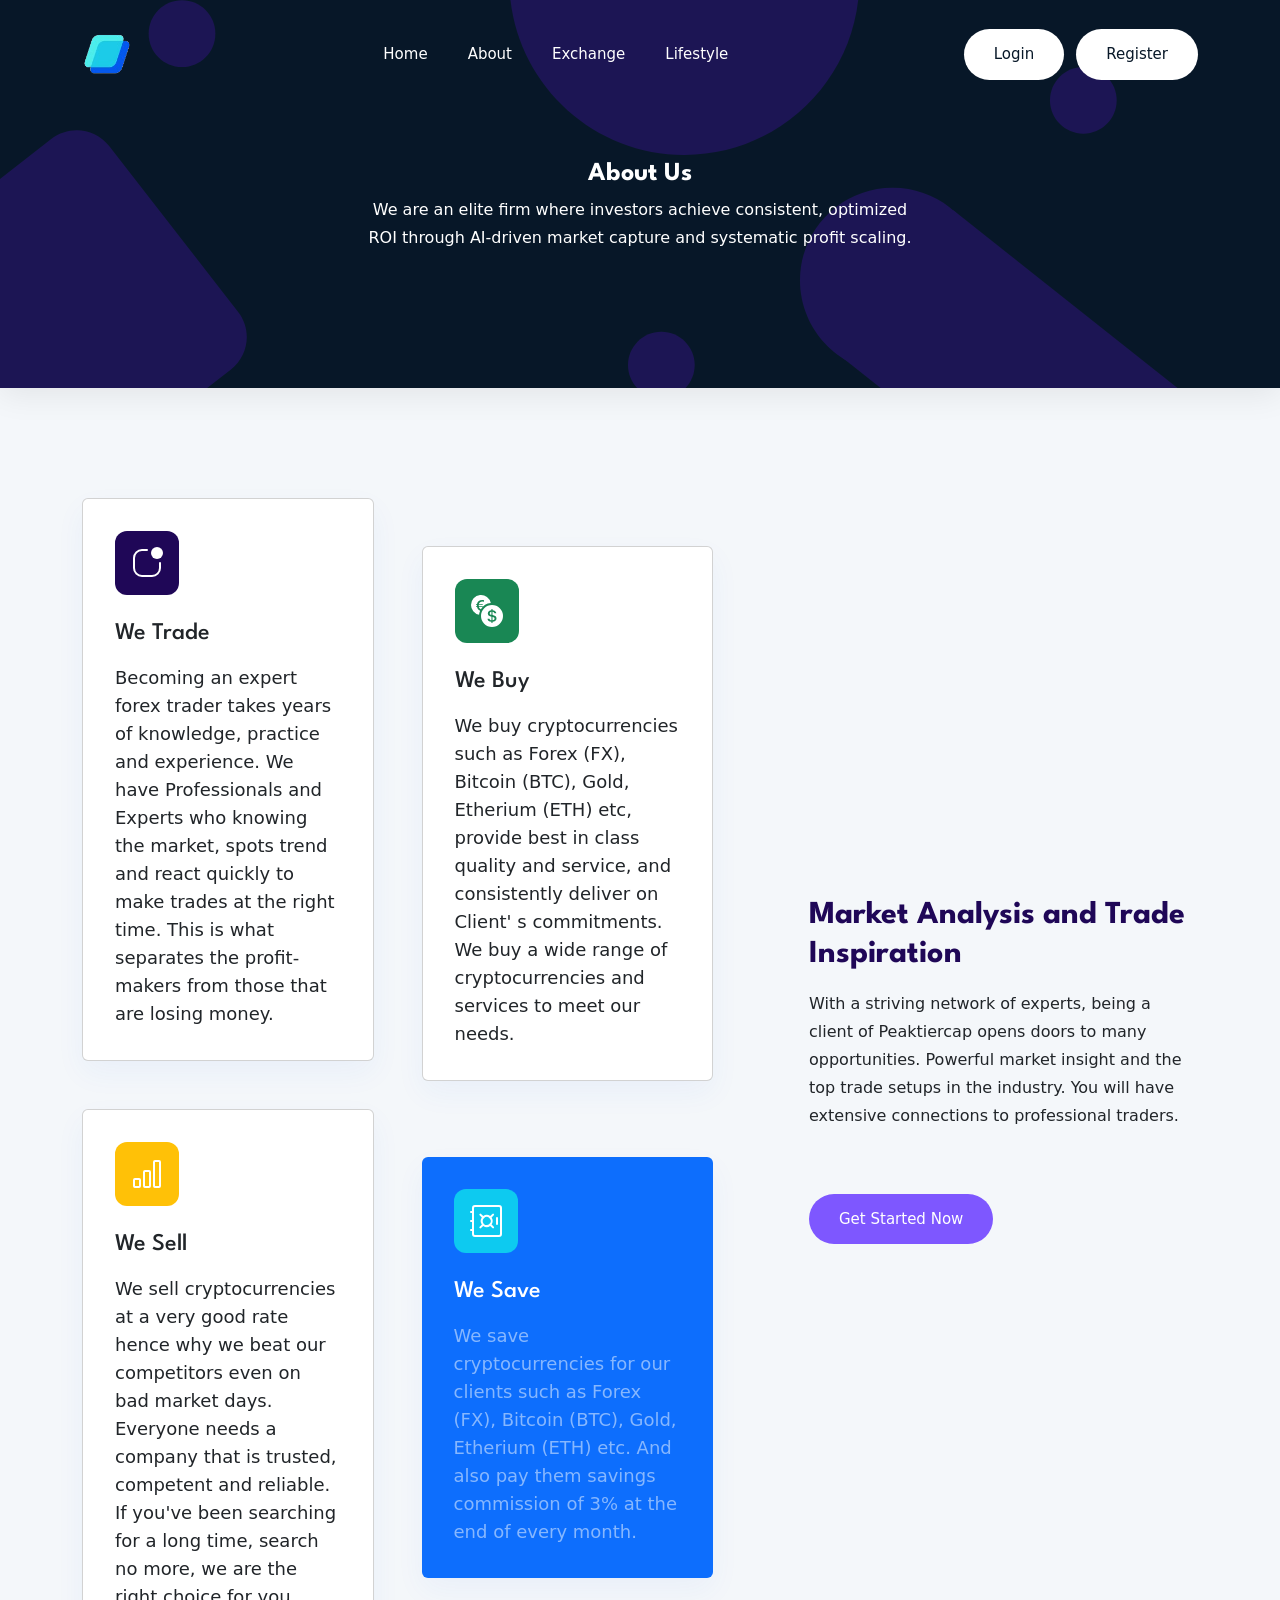
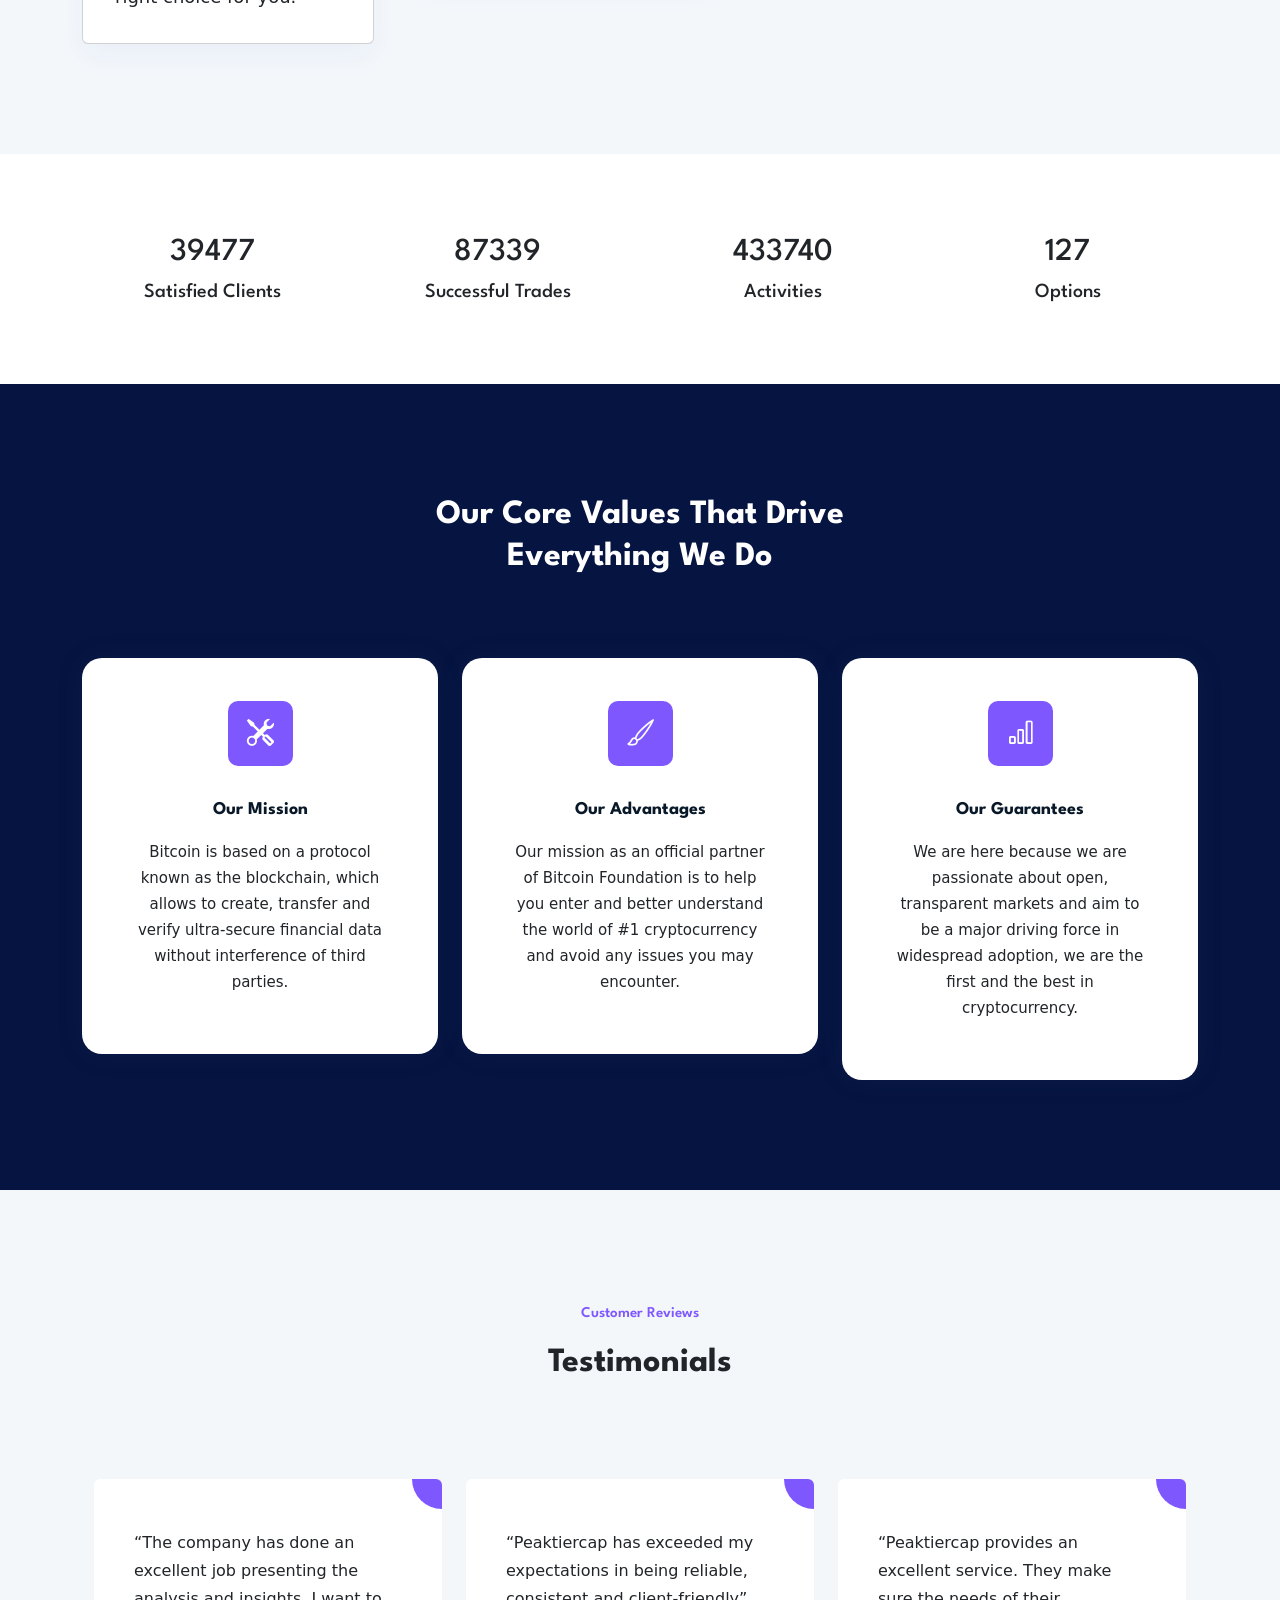
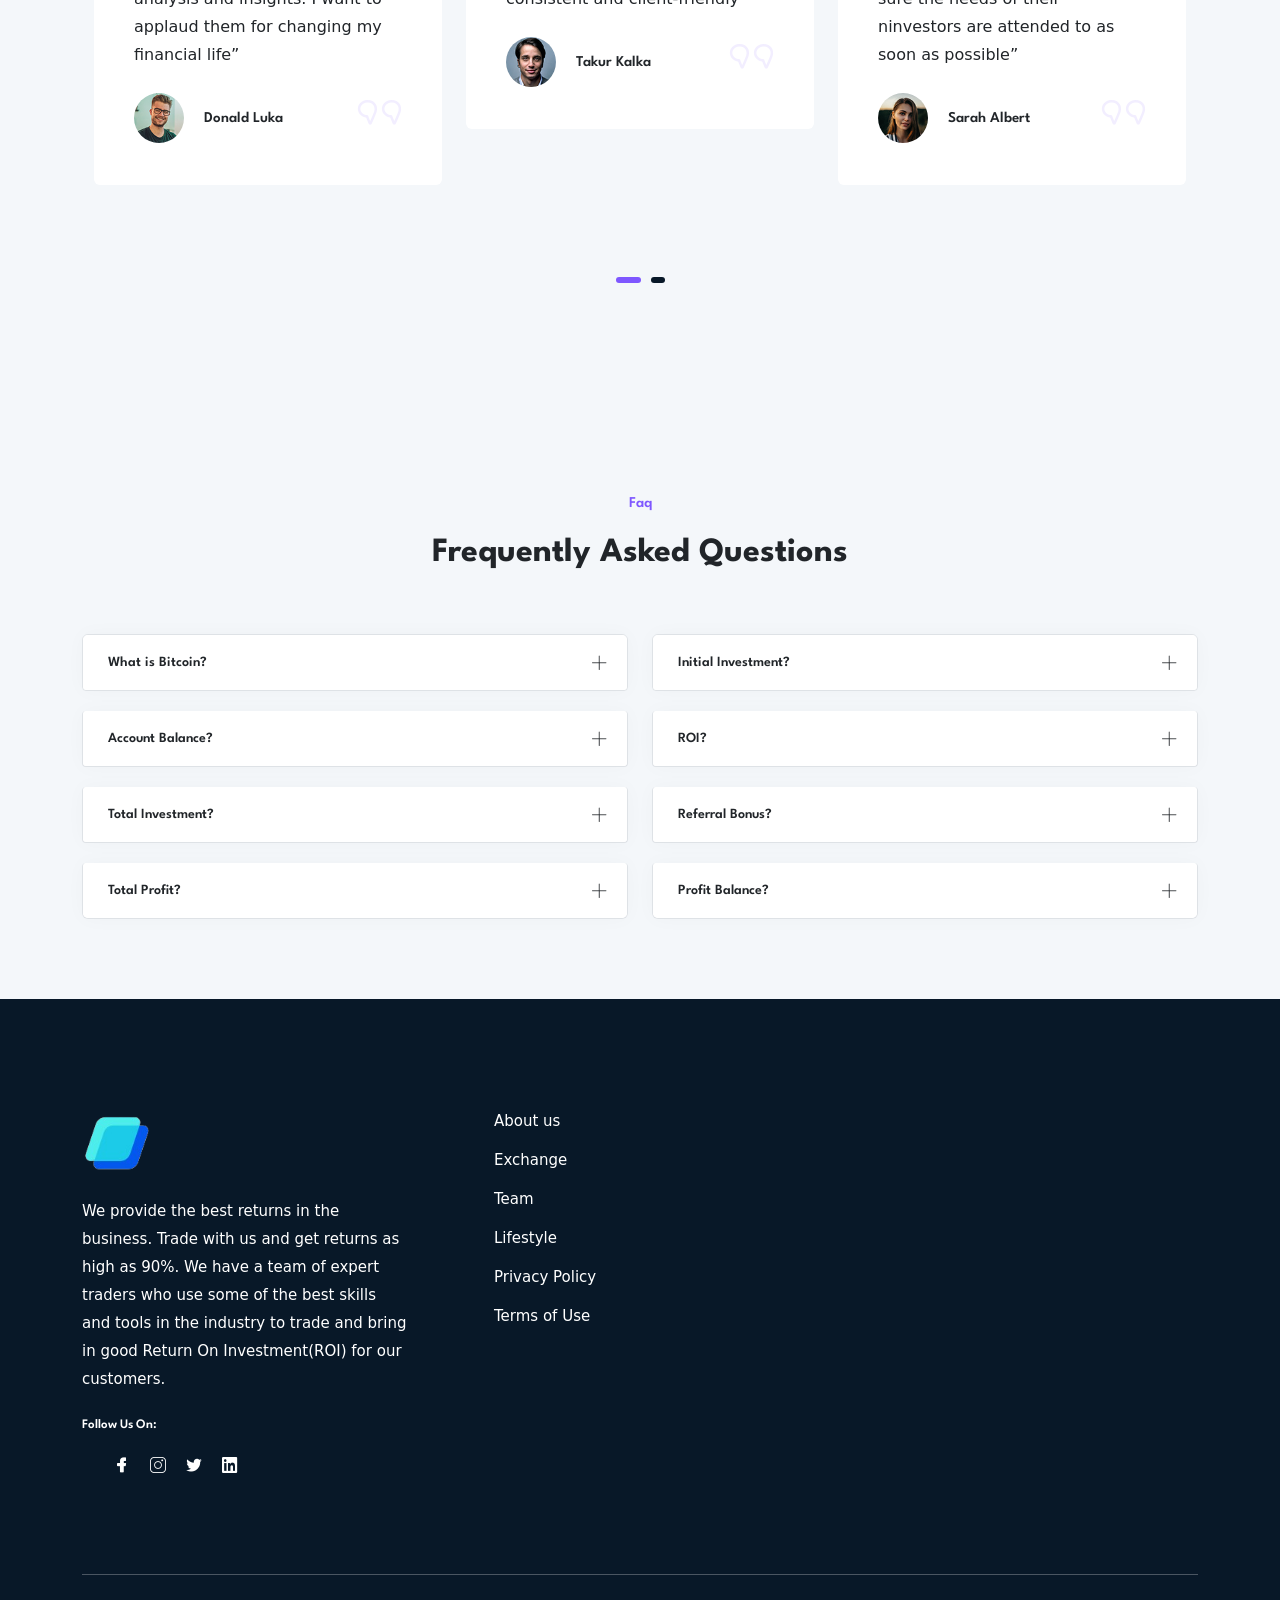
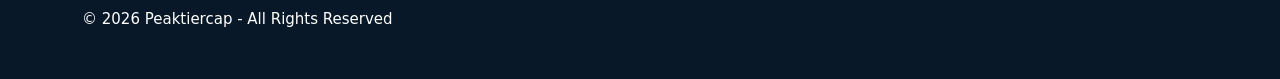
<file: about-us.html>
<!DOCTYPE html>
<html class="no-js" lang="zxx">

<head>
    <meta charset="utf-8" />
    <meta http-equiv="x-ua-compatible" content="ie=edge" />
    <title>Peaktiercap | About Us</title>
    <meta name="description" content="" />
    <meta name="viewport" content="width=device-width, initial-scale=1" />
    <link rel="shortcut icon" type="image/x-icon" href="assets/images/favicon.svg" />

    <!-- ========================= CSS here ========================= -->
    <link rel="stylesheet" href="assets/css/bootstrap.min.css" />
    <link rel="stylesheet" href="assets/css/LineIcons.3.0.css" />
    <link rel="stylesheet" href="assets/css/animate.css" />
    <link rel="stylesheet" href="assets/css/tiny-slider.css" />
    <link rel="stylesheet" href="assets/css/glightbox.min.css" />
    <link rel="stylesheet" href="assets/css/main.css" />
    <link rel="stylesheet" href="assets/css/all-css-libraries.css" />

</head>

<body>
    <!--[if lte IE 9]>
      <p class="browserupgrade">
        You are using an <strong>outdated</strong> browser. Please
        <a href="https://browsehappy.com/">upgrade your browser</a> to improve
        your experience and security.
      </p>
    <![endif]-->

    <!-- Preloader -->
    <div class="preloader">
        <div class="preloader-inner">
            <div class="preloader-icon">
                <span></span>
                <span></span>
            </div>
        </div>
    </div>
    <!-- /End Preloader -->

    <!-- Start Header Area -->
    <header class="header navbar-area">
        <div class="container">
            <div class="row align-items-center">
                <div class="col-lg-12">
                    <div class="nav-inner">
                        <!-- Start Navbar -->
                        <nav class="navbar navbar-expand-lg">
                            <a class="navbar-brand" href="index.html">
                                <img src="assets/images/Peaktiercapital.png" style="height: 50px; width: 50px;"
                                    alt="Logo">
                            </a>

                            <div class="collapse navbar-collapse sub-menu-bar" id="navbarSupportedContent">
                                <ul id="nav" class="navbar-nav ms-auto">
                                    <li class="nav-item">
                                        <a href="index.html" aria-label="Toggle navigation">Home</a>
                                    </li>
                                    <li class="nav-item">
                                        <a href="about-us.html" class="active" aria-label="Toggle navigation">About</a>
                                    </li>
                                    <li class="nav-item">
                                        <a href="exchange.html" aria-label="Toggle navigation">Exchange</a>
                                    </li>
                                    <li class="nav-item">
                                        <a href="exchange.html" aria-label="Toggle navigation">Lifestyle</a>
                                    </li>
                                </ul>
                            </div> <!-- navbar collapse -->
                            <div class="button">
                                <a href="login.html" class="btn">Login</a>
                                <a href="register.html" class="btn">Register</a>
                            </div>

                            <button class="navbar-toggler mobile-menu-btn" type="button" data-bs-toggle="collapse"
                                data-bs-target="#navbarSupportedContent" aria-controls="navbarSupportedContent"
                                aria-expanded="false" aria-label="Toggle navigation">
                                <span class="toggler-icon"></span>
                                <span class="toggler-icon"></span>
                                <span class="toggler-icon"></span>
                            </button>
                        </nav>
                        <!-- End Navbar -->
                    </div>
                </div>
            </div> <!-- row -->
        </div> <!-- container -->
    </header>
    <!-- End Header Area -->

    <!-- Start Breadcrumbs -->
    <div class="breadcrumbs">
        <div class="container">
            <div class="row align-items-center">
                <div class="col-lg-6 offset-lg-3 col-md-12 col-12">
                    <div class="breadcrumbs-content">
                        <h1 class="page-title">About Us</h1>
                        <p class="text-white">We are an elite firm where investors achieve consistent, optimized
                            ROI through AI-driven market capture and systematic profit scaling.</p>
                    </div>
                </div>
            </div>
        </div>
    </div>
    <!-- End Breadcrumbs -->

    <style>
        /* About CSS */
        .about-card {
            -webkit-box-shadow: 0 12px 30px rgba(47, 91, 234, 0.05);
            box-shadow: 0 12px 30px rgba(47, 91, 234, 0.05);
        }

        .about-card .card-body {
            padding: 2rem;
        }

        .about-card .card-body p {
            font-size: 1.125rem;
        }

        .about-card .icon {
            display: -webkit-box;
            display: -ms-flexbox;
            display: flex;
            -webkit-box-align: center;
            -ms-flex-align: center;
            align-items: center;
            -webkit-box-pack: center;
            -ms-flex-pack: center;
            justify-content: center;
            -webkit-transition-duration: 500ms;
            transition-duration: 500ms;
            width: 4rem;
            height: 4rem;
            background-color: #1f0757;
            margin-bottom: 1.5rem;
            text-align: center;
            color: #ffffff;
            border-radius: 0.75rem;
        }

        @media only screen and (min-width:992px) {
            .about-content .col-12:nth-child(2) .about-card {
                -webkit-transform: translateY(48px);
                transform: translateY(48px);
            }
        }

        @media only screen and (min-width:992px) {
            .about-content .col-12:nth-child(4) .about-card {
                -webkit-transform: translateY(48px);
                transform: translateY(48px);
            }
        }

        a {
            text-decoration: none;
        }

        /* FAQ CSS */
        .faq--area {
            position: relative;
            z-index: 1;
        }

        .faq--area .faq-content h2 {
            font-size: 1.75rem;
            margin-bottom: 1rem;
        }

        @media only screen and (min-width:992px) {
            .faq--area .faq-content h2 {
                font-size: 2.125rem;
            }
        }

        @media only screen and (min-width:1200px) {
            .faq--area .faq-content h2 {
                font-size: 2.75rem;
            }
        }

        .faq--area .faq-content p {
            font-size: 1.25rem;
        }

        .faq--accordian .card-header {
            border-bottom: 0;
            padding: 0;
            margin-bottom: 0.25rem !important;
        }

        .faq--accordian .btn {
            font-size: 1.25rem;
            padding: 1rem 1.5rem;
            text-align: left;
            width: 100%;
            background-color: #0d6efd;
            color: #ffffff;
        }

        .faq--accordian .btn.collapsed {
            background-color: #f1f4fd;
            color: #1f0757;
        }

        .faq--accordian .card-body p {
            font-size: 1rem;
        }

        .faq--thumbnail {
            position: relative;
            z-index: 1;
        }
    </style>

    <!-- Start About Area -->
    <section class="about section" style="background-color: #F4F7FA;">
        <div class="container">
            <div class="row align-items-center justify-content-between g-5">
                <div class="col-12 col-lg-7">
                    <div class="about-content">
                        <div class="row g-4 g-xl-5">
                            <!-- Single About Area -->
                            <div class="col-12 col-sm-6">
                                <div class="card about-card">
                                    <div class="card-body">
                                        <div class="icon">
                                            <svg class="bi bi-app-indicator" xmlns="http://www.w3.org/2000/svg"
                                                width="32" height="32" fill="currentColor" viewBox="0 0 16 16">
                                                <path
                                                    d="M5.5 2A3.5 3.5 0 0 0 2 5.5v5A3.5 3.5 0 0 0 5.5 14h5a3.5 3.5 0 0 0 3.5-3.5V8a.5.5 0 0 1 1 0v2.5a4.5 4.5 0 0 1-4.5 4.5h-5A4.5 4.5 0 0 1 1 10.5v-5A4.5 4.5 0 0 1 5.5 1H8a.5.5 0 0 1 0 1H5.5z">
                                                </path>
                                                <path d="M16 3a3 3 0 1 1-6 0 3 3 0 0 1 6 0z"></path>
                                            </svg>
                                        </div>
                                        <h4 class="mb-3">We Trade</h4>
                                        <p class="mb-0">Becoming an expert forex trader takes years of knowledge,
                                            practice and experience. We have Professionals and Experts who knowing the
                                            market, spots trend and react quickly to make trades at the right time. This
                                            is what separates the profit-makers from those that are losing money.</p>
                                    </div>
                                </div>
                            </div>
                            <!-- Single About Area -->
                            <div class="col-12 col-sm-6">
                                <div class="card about-card">
                                    <div class="card-body">
                                        <div class="icon bg-success">
                                            <svg class="bi bi-currency-exchange" xmlns="http://www.w3.org/2000/svg"
                                                width="32" height="32" fill="currentColor" viewBox="0 0 16 16">
                                                <path
                                                    d="M0 5a5 5 0 0 0 4.027 4.905 6.5 6.5 0 0 1 .544-2.073C3.695 7.536 3.132 6.864 3 5.91h-.5v-.426h.466V5.05q-.001-.07.004-.135H2.5v-.427h.511C3.236 3.24 4.213 2.5 5.681 2.5c.316 0 .59.031.819.085v.733a3.5 3.5 0 0 0-.815-.082c-.919 0-1.538.466-1.734 1.252h1.917v.427h-1.98q-.004.07-.003.147v.422h1.983v.427H3.93c.118.602.468 1.03 1.005 1.229a6.5 6.5 0 0 1 4.97-3.113A5.002 5.002 0 0 0 0 5m16 5.5a5.5 5.5 0 1 1-11 0 5.5 5.5 0 0 1 11 0m-7.75 1.322c.069.835.746 1.485 1.964 1.562V14h.54v-.62c1.259-.086 1.996-.74 1.996-1.69 0-.865-.563-1.31-1.57-1.54l-.426-.1V8.374c.54.06.884.347.966.745h.948c-.07-.804-.779-1.433-1.914-1.502V7h-.54v.629c-1.076.103-1.808.732-1.808 1.622 0 .787.544 1.288 1.45 1.493l.358.085v1.78c-.554-.08-.92-.376-1.003-.787zm1.96-1.895c-.532-.12-.82-.364-.82-.732 0-.41.311-.719.824-.809v1.54h-.005zm.622 1.044c.645.145.943.38.943.796 0 .474-.37.8-1.02.86v-1.674z" />
                                            </svg>
                                        </div>
                                        <h4 class="mb-3">We Buy</h4>
                                        <p class="mb-0">We buy cryptocurrencies such as Forex (FX), Bitcoin (BTC), Gold,
                                            Etherium (ETH) etc, provide best in class quality and service, and
                                            consistently deliver on Client' s commitments. We buy a wide range of
                                            cryptocurrencies and services to meet our needs.</p>
                                    </div>
                                </div>
                            </div>
                            <!-- Single About Area -->
                            <div class="col-12 col-sm-6">
                                <div class="card about-card">
                                    <div class="card-body">
                                        <div class="icon bg-warning">
                                            <svg class="bi bi-bar-chart" xmlns="http://www.w3.org/2000/svg" width="32"
                                                height="32" fill="currentColor" viewBox="0 0 16 16">
                                                <path
                                                    d="M4 11H2v3h2v-3zm5-4H7v7h2V7zm5-5v12h-2V2h2zm-2-1a1 1 0 0 0-1 1v12a1 1 0 0 0 1 1h2a1 1 0 0 0 1-1V2a1 1 0 0 0-1-1h-2zM6 7a1 1 0 0 1 1-1h2a1 1 0 0 1 1 1v7a1 1 0 0 1-1 1H7a1 1 0 0 1-1-1V7zm-5 4a1 1 0 0 1 1-1h2a1 1 0 0 1 1 1v3a1 1 0 0 1-1 1H2a1 1 0 0 1-1-1v-3z">
                                                </path>
                                            </svg>
                                        </div>
                                        <h4 class="mb-3">We Sell</h4>
                                        <p class="mb-0">We sell cryptocurrencies at a very good rate hence why we beat
                                            our competitors even on bad market days. Everyone needs a company that is
                                            trusted, competent and reliable. If you've been searching for a long time,
                                            search no more, we are the right choice for you.</p>
                                    </div>
                                </div>
                            </div>
                            <!-- Single About Area -->
                            <div class="col-12 col-sm-6">
                                <div class="card about-card border-0 bg-primary">
                                    <div class="card-body">
                                        <div class="icon bg-info">
                                            <svg class="bi bi-safe" xmlns="http://www.w3.org/2000/svg" width="32"
                                                height="32" fill="currentColor" viewBox="0 0 16 16">
                                                <path
                                                    d="M1 1.5A1.5 1.5 0 0 1 2.5 0h12A1.5 1.5 0 0 1 16 1.5v13a1.5 1.5 0 0 1-1.5 1.5h-12A1.5 1.5 0 0 1 1 14.5V13H.5a.5.5 0 0 1 0-1H1V8.5H.5a.5.5 0 0 1 0-1H1V4H.5a.5.5 0 0 1 0-1H1zM2.5 1a.5.5 0 0 0-.5.5v13a.5.5 0 0 0 .5.5h12a.5.5 0 0 0 .5-.5v-13a.5.5 0 0 0-.5-.5z" />
                                                <path
                                                    d="M13.5 6a.5.5 0 0 1 .5.5v3a.5.5 0 0 1-1 0v-3a.5.5 0 0 1 .5-.5M4.828 4.464a.5.5 0 0 1 .708 0l1.09 1.09a3 3 0 0 1 3.476 0l1.09-1.09a.5.5 0 1 1 .707.708l-1.09 1.09c.74 1.037.74 2.44 0 3.476l1.09 1.09a.5.5 0 1 1-.707.708l-1.09-1.09a3 3 0 0 1-3.476 0l-1.09 1.09a.5.5 0 1 1-.708-.708l1.09-1.09a3 3 0 0 1 0-3.476l-1.09-1.09a.5.5 0 0 1 0-.708M6.95 6.586a2 2 0 1 0 2.828 2.828A2 2 0 0 0 6.95 6.586" />
                                            </svg>
                                        </div>
                                        <h4 class="mb-3 text-white">We Save</h4>
                                        <p class="mb-0 text-white-50">We save cryptocurrencies for our clients such as
                                            Forex (FX), Bitcoin (BTC), Gold, Etherium (ETH) etc. And also pay them
                                            savings commission of 3% at the end of every month.</p>
                                    </div>
                                </div>
                            </div>
                        </div>
                    </div>
                </div>
                <!-- About Text Area -->
                <div class="col-12 col-sm-10 col-md-9 col-lg-5">
                    <div class="section-heading mb-0 ms-xl-5">
                        <h2 style="font-size: 2; margin-bottom: 1rem; font-weight: 700; color: #1f0757;">Market Analysis
                            and Trade Inspiration</h2>
                        <p>With a striving network of experts, being a client of Peaktiercap opens doors to many
                            opportunities. Powerful market insight and the top trade setups in the industry. You will
                            have extensive connections to professional traders.</p>
                        <div class="button"><a class="btn mt-5" href="#">Get Started Now</a></div>
                    </div>
                </div>
            </div>
        </div>
    </section>
    <!-- End About Area -->

    <div style="margin-bottom: 80px; margin-top: 80px; text-align: center;">
        <div class="container">
            <div class="row align-items-center justify-content-between g-4">
                <!-- Single Cool Facts -->
                <div class="col-6 col-sm-3">
                    <div class="single-cool-fact wow fadeInUp" data-wow-duration="1000ms" data-wow-delay="100ms">
                        <h2><span class="counter">39477</span></h2>
                        <h5 class="mb-0">Satisfied Clients</h5>
                    </div>
                </div>
                <!-- Single Cool Facts -->
                <div class="col-6 col-sm-3">
                    <div class="single-cool-fact wow fadeInUp" data-wow-duration="1000ms" data-wow-delay="300ms">
                        <h2><span class="counter">87339</span></h2>
                        <h5 class="mb-0">Successful Trades</h5>
                    </div>
                </div>
                <!-- Single Cool Facts -->
                <div class="col-6 col-sm-3">
                    <div class="single-cool-fact wow fadeInUp" data-wow-duration="1000ms" data-wow-delay="500ms">
                        <h2><span class="counter">433740</span></h2>
                        <h5 class="mb-0">Activities</h5>
                    </div>
                </div>
                <!-- Single Cool Facts -->
                <div class="col-6 col-sm-3">
                    <div class="single-cool-fact wow fadeInUp" data-wow-duration="1000ms" data-wow-delay="500ms">
                        <h2><span class="counter">127</span></h2>
                        <h5 class="mb-0">Options</h5>
                    </div>
                </div>
            </div>
        </div>
    </div>

    <!-- Start Services Area -->
    <div class="services section" style="background-color: #051441;">
        <div class="container">
            <div class="row">
                <div class="col-12">
                    <div class="section-title">
                        <h2 class="wow fadeInUp text-white" data-wow-delay=".4s">Our core values that drive everything
                            we do</h2>
                    </div>
                </div>
            </div>
            <div class="row">
                <div class="col-lg-4 col-md-6 col-12 wow fadeInUp" data-wow-delay=".2s">
                    <div class="single-service">
                        <div class="main-icon">
                            <i class="bi bi-tools"></i>
                        </div>
                        <h4 class="text-title">Our Mission</h4>
                        <p>Bitcoin is based on a protocol known as the blockchain,
                            which allows to create, transfer and verify ultra-secure financial data without
                            interference of third parties.
                        </p>
                    </div>
                </div>
                <div class="col-lg-4 col-md-6 col-12 wow fadeInUp" data-wow-delay=".4s">
                    <div class="single-service">
                        <div class="main-icon">
                            <i class="bi bi-brush"></i>
                        </div>
                        <h4 class="text-title">Our Advantages</h4>
                        <p>Our mission as an official partner of Bitcoin Foundation is
                            to help you enter and better understand the world of #1 cryptocurrency and avoid any
                            issues you may encounter.</p>
                    </div>
                </div>
                <div class="col-lg-4 col-md-6 col-12 wow fadeInUp" data-wow-delay=".6s">
                    <div class="single-service">
                        <div class="main-icon">
                            <i class="bi bi-bar-chart"></i>
                        </div>
                        <h4 class="text-title">Our Guarantees</h4>
                        <p>We are here because we are passionate about open,
                            transparent markets and aim to be a major driving force in widespread adoption, we
                            are the first and the best in cryptocurrency.</p>
                    </div>
                </div>
            </div>
        </div>
    </div>
    <!-- End Services Area -->

    <!-- Start Testimonials Area -->
    <section class="testimonials style2 section">
        <div class="container">
            <div class="row">
                <div class="col-12">
                    <div class="section-title">
                        <h3 class="wow zoomIn" data-wow-delay=".2s">Customer Reviews</h3>
                        <h2 class="wow fadeInUp" data-wow-delay=".4s">Testimonials</h2>
                    </div>
                </div>
            </div>
            <div class="row testimonial-slider">
                <div class="col-lg-6 col-12 ">
                    <!-- Start Single Testimonial -->
                    <div class="single-testimonial">
                        <div class="inner-content">
                            <div class="quote-icon">
                                <i class="lni lni-quotation"></i>
                            </div>
                            <div class="text">
                                <p>“The company has done an excellent job presenting the analysis and
                                    insights. I want to
                                    applaud them for changing my financial life”</p>
                            </div>
                            <div class="author">
                                <img src="../img/cl1.jpg" alt="#">
                                <h4 class="name">Donald Luka
                                </h4>
                            </div>
                        </div>
                    </div>
                    <!-- End Single Testimonial -->
                </div>
                <div class="col-lg-6 col-12 ">
                    <!-- Start Single Testimonial -->
                    <div class="single-testimonial">
                        <div class="inner-content">
                            <div class="quote-icon">
                                <i class="lni lni-quotation"></i>
                            </div>
                            <div class="text">
                                <p>“Peaktiercap has exceeded my expectations in being reliable, consistent
                                    and
                                    client-friendly”</p>
                            </div>
                            <div class="author">
                                <img src="../img/cl2.jpg" alt="#">
                                <h4 class="name">Takur Kalka
                                </h4>
                            </div>
                        </div>
                    </div>
                    <!-- End Single Testimonial -->
                </div>
                <div class="col-lg-6 col-12 ">
                    <!-- Start Single Testimonial -->
                    <div class="single-testimonial">
                        <div class="inner-content">
                            <div class="quote-icon">
                                <i class="lni lni-quotation"></i>
                            </div>
                            <div class="text">
                                <p>“Peaktiercap provides an excellent service. They make sure the needs of
                                    their
                                    ninvestors are attended to as soon as possible”</p>
                            </div>
                            <div class="author">
                                <img src="../img/cl3.jpg" alt="#">
                                <h4 class="name">Sarah Albert
                                </h4>
                            </div>
                        </div>
                    </div>
                    <!-- End Single Testimonial -->
                </div>
                <div class="col-lg-6 col-12 ">
                    <!-- Start Single Testimonial -->
                    <div class="single-testimonial">
                        <div class="inner-content">
                            <div class="quote-icon">
                                <i class="lni lni-quotation"></i>
                            </div>
                            <div class="text">
                                <p>“I will like to use this opportunity to thank the Peaktiercap team for the
                                    amazing
                                    work they are doing to make sure the investors earn lots of profits”</p>
                            </div>
                            <div class="author">
                                <img src="../img/cl4.jpg" alt="#">
                                <h4 class="name">Dominic Thiem
                                </h4>
                            </div>
                        </div>
                    </div>
                    <!-- End Single Testimonial -->
                </div>
            </div>
        </div>
    </section>
    <!-- End Testimonial Area -->

    <!-- Start Faq Area -->
    <section class="faq section">
        <div class="container">
            <div class="row">
                <div class="col-12">
                    <div class="section-title">
                        <h3 class="wow zoomIn" data-wow-delay=".2s">Faq</h3>
                        <h2 class="wow fadeInUp" data-wow-delay=".4s">frequently asked questions</h2>
                    </div>
                </div>
            </div>
            <div class="row">
                <div class="col-lg-6 col-md-12 col-12">
                    <div class="accordion" id="accordionExample">
                        <div class="accordion-item">
                            <h2 class="accordion-header" id="heading1">
                                <button class="accordion-button collapsed" type="button" data-bs-toggle="collapse"
                                    data-bs-target="#collapse1" aria-expanded="false" aria-controls="collapse1">
                                    <span class="title">What is Bitcoin?</span><i class="lni lni-plus"></i>
                                </button>
                            </h2>
                            <div id="collapse1" class="accordion-collapse collapse" aria-labelledby="heading1"
                                data-bs-parent="#accordionExample">
                                <div class="accordion-body">
                                    <p>Bitcoin is an innovative payment network and a new kind of money. It uses
                                        peer-to-peer technology to operate with no central authority or banks;
                                        managing
                                        transactions and the issuing of bitcoins is carried out collectively by the
                                        network. Bitcoin is open-source; its design is public, nobody owns or
                                        controls
                                        Bitcoin and everyone can take part in it. Through many of its unique
                                        properties,
                                        Bitcoin allows exciting uses that could not be covered by any previous
                                        payment
                                        system. Trading Bitcoin is however inherent with too many technicality and
                                        requires and expert knowledge which is why you only need to deposit money
                                        for
                                        your investment while our experts handle your trading. At the end of every
                                        14
                                        days, you will receive a payout. But first, you need to select one of the
                                        packages found on our exchange to invest in. Below is a vivid explanations
                                        of
                                        the terms used in our online platform.</p>
                                </div>
                            </div>
                        </div>
                        <div class="accordion-item">
                            <h2 class="accordion-header" id="heading2">
                                <button class="accordion-button collapsed" type="button" data-bs-toggle="collapse"
                                    data-bs-target="#collapse2" aria-expanded="false" aria-controls="collapse2">
                                    <span class="title">Account Balance?</span><i class="lni lni-plus"></i>
                                </button>
                            </h2>
                            <div id="collapse2" class="accordion-collapse collapse" aria-labelledby="heading2"
                                data-bs-parent="#accordionExample">
                                <div class="accordion-body">
                                    <p>A Peaktiercap Account Balance is the amount of money present in a financial
                                        repository savings account, at any given moment. The account balance is
                                        always
                                        the net amount after factoring in all debits and credits on your initial
                                        investment, whatever remains is kept on your account as savings after an
                                        investment has been made. All monies in your PeaktiercapAccount Balance attracts
                                        a
                                        3% biweekly return and can be topped at any time to boost account balance
                                        and
                                        Peaktiercap savings ultimately.</p>
                                </div>
                            </div>
                        </div>
                        <div class="accordion-item">
                            <h2 class="accordion-header" id="heading3">
                                <button class="accordion-button collapsed" type="button" data-bs-toggle="collapse"
                                    data-bs-target="#collapse3" aria-expanded="false" aria-controls="collapse3">
                                    <span class="title">Total Investment?</span><i class="lni lni-plus"></i>
                                </button>
                            </h2>
                            <div id="collapse3" class="accordion-collapse collapse" aria-labelledby="heading3"
                                data-bs-parent="#accordionExample">
                                <div class="accordion-body">
                                    <p>Total Investment means the sum of the aggregate Capital Contributions made
                                        throughout your investment journey. Total Investment is a sum total of all
                                        the
                                        deposits made in Bitcoins by a user to the company wallet address and which
                                        were
                                        invested with.</p>
                                </div>
                            </div>
                        </div>
                        <div class="accordion-item">
                            <h2 class="accordion-header" id="heading4">
                                <button class="accordion-button collapsed" type="button" data-bs-toggle="collapse"
                                    data-bs-target="#collapse4" aria-expanded="false" aria-controls="collapse4">
                                    <span class="title">Total Profit?</span><i class="lni lni-plus"></i>
                                </button>
                            </h2>
                            <div id="collapse4" class="accordion-collapse collapse" aria-labelledby="heading4"
                                data-bs-parent="#accordionExample">
                                <div class="accordion-body">
                                    <p>Total Profits is the sum total of all the money made on your account
                                        beginning
                                        from your account activation date before factoring out Return on Investment.</p>
                                </div>
                            </div>
                        </div>
                    </div>
                </div>
                <div class="col-lg-6 col-md-12 col-12 xs-margin">
                    <div class="accordion" id="accordionExample2">
                        <div class="accordion-item">
                            <h2 class="accordion-header" id="heading11">
                                <button class="accordion-button collapsed" type="button" data-bs-toggle="collapse"
                                    data-bs-target="#collapse11" aria-expanded="false" aria-controls="collapse11">
                                    <span class="title">Initial Investment?</span><i class="lni lni-plus"></i>
                                </button>
                            </h2>
                            <div id="collapse11" class="accordion-collapse collapse" aria-labelledby="heading11"
                                data-bs-parent="#accordionExample2">
                                <div class="accordion-body">
                                    <p>Initial Investment is the amount used to start a business or an investment
                                        project with Peaktiercap. It is also called initial investment outlay or
                                        simply
                                        initial outlay.</p>
                                </div>
                            </div>
                        </div>
                        <div class="accordion-item">
                            <h2 class="accordion-header" id="heading22">
                                <button class="accordion-button collapsed" type="button" data-bs-toggle="collapse"
                                    data-bs-target="#collapse22" aria-expanded="false" aria-controls="collapse22">
                                    <span class="title">ROI?</span><i class="lni lni-plus"></i>
                                </button>
                            </h2>
                            <div id="collapse22" class="accordion-collapse collapse" aria-labelledby="heading22"
                                data-bs-parent="#accordionExample2">
                                <div class="accordion-body">
                                    <p>Return on Investment or return on costs of investment is a ratio between net
                                        income and investment. It is your biweekly returns on your investment which
                                        measures at 10 to 15 percent. A high ROI means the investment's gains
                                        compare
                                        favourably to its cost. As a performance measure, ROI is used to evaluate
                                        the
                                        efficiency of your investment.</p>
                                </div>
                            </div>
                        </div>
                        <div class="accordion-item">
                            <h2 class="accordion-header" id="heading33">
                                <button class="accordion-button collapsed" type="button" data-bs-toggle="collapse"
                                    data-bs-target="#collapse33" aria-expanded="false" aria-controls="collapse33">
                                    <span class="title">Referral Bonus?</span><i class="lni lni-plus"></i>
                                </button>
                            </h2>
                            <div id="collapse33" class="accordion-collapse collapse" aria-labelledby="heading33"
                                data-bs-parent="#accordionExample2">
                                <div class="accordion-body">
                                    <p>A Peaktiercap Referral Bonus is an incentive that motivates our employees and
                                        investors to recruit candidates from within their networks. It is often a
                                        part
                                        of a more robust employee referral program. The referral bonus is often
                                        granted
                                        once the investor activates their Peaktiercap Account and remains with the
                                        company
                                        for a predetermined amount of time.</p>
                                </div>
                            </div>
                        </div>
                        <div class="accordion-item">
                            <h2 class="accordion-header" id="heading44">
                                <button class="accordion-button collapsed" type="button" data-bs-toggle="collapse"
                                    data-bs-target="#collapse44" aria-expanded="false" aria-controls="collapse44">
                                    <span class="title">Profit Balance?</span><i class="lni lni-plus"></i>
                                </button>
                            </h2>
                            <div id="collapse44" class="accordion-collapse collapse" aria-labelledby="heading44"
                                data-bs-parent="#accordionExample2">
                                <div class="accordion-body">
                                    <p>Profit Balance is what remains of the total profits after factoring out
                                        Return
                                        on Investment and the company's service charge for managing your trades.</p>
                                </div>
                            </div>
                        </div>
                    </div>
                </div>
            </div>
        </div>
    </section>
    <!--/ End Faq Area -->

    <section>
        <div class="container">
            <div class="row">
                <div class="col-xl-12 col-lg-12 col-md-12 fixed-bottom">
                    <div class="justify-content-center mb-4">
                        <!-- TradingView Widget BEGIN -->
                        <div class="tradingview-widget-container">
                            <div class="tradingview-widget-container__widget"></div>
                            <!--<div class="tradingview-widget-copyright"><a href="https://www.tradingview.com" rel="noopener" target="_blank"><span class="blue-text">Ticker Tape</span></a> by TradingView</div>-->
                            <script type="text/javascript"
                                src="https://s3.tradingview.com/external-embedding/embed-widget-ticker-tape.js" async>
                                    {
                                        "symbols": [
                                            {
                                                "proName": "FOREXCOM:SPXUSD",
                                                "title": "S&P 500"
                                            },
                                            {
                                                "proName": "FOREXCOM:NSXUSD",
                                                "title": "Nasdaq 100"
                                            },
                                            {
                                                "proName": "FX_IDC:EURUSD",
                                                "title": "EUR/USD"
                                            },
                                            {
                                                "proName": "BITSTAMP:BTCUSD",
                                                "title": "BTC/USD"
                                            },
                                            {
                                                "proName": "BITSTAMP:ETHUSD",
                                                "title": "ETH/USD"
                                            }
                                        ],
                                            "showSymbolLogo": true,
                                                "colorTheme": "light",
                                                    "isTransparent": false,
                                                        "displayMode": "adaptive",
                                                            "locale": "en"
                                    }
                                </script>
                        </div>
                        <!-- TradingView Widget END -->
                    </div>
                </div>
            </div>
        </div>
    </section>

    <!-- Start Footer Area -->
    <footer class="footer section">
        <!-- Start Footer Top -->
        <div class="footer-top">
            <div class="container">
                <div class="inner-content">
                    <div class="row">
                        <div class="col-lg-4 col-md-6 col-12">
                            <!-- Single Widget -->
                            <div class="single-footer f-about">
                                <div class="logo">
                                    <a href="index.html">
                                        <img src="assets/images/Peaktiercapital.png" style="width: 70px;" alt="#">
                                    </a>
                                </div>
                                <p>We provide the best returns in the business. Trade with us and get returns as high as
                                    90%. We have a team of expert traders who use some of the best skills and tools in
                                    the industry to trade and bring in good Return On Investment(ROI) for our customers.
                                </p>
                                <h4 class="social-title">Follow Us On:</h4>
                                <ul class="social">
                                    <li><a href="javascript:void(0)"><i class="lni lni-facebook-filled"></i></a></li>
                                    <li><a href="javascript:void(0)"><i class="lni lni-instagram"></i></a></li>
                                    <li><a href="javascript:void(0)"><i class="lni lni-twitter-original"></i></a></li>
                                    <li><a href="javascript:void(0)"><i class="lni lni-linkedin-original"></i></a></li>
                                </ul>
                            </div>
                            <!-- End Single Widget -->
                        </div>
                        <div class="col-lg-2 col-md-6 col-12">
                            <!-- Single Widget -->
                            <div class="single-footer f-link">
                                <ul>
                                    <li><a href="javascript:void(0)">About us</a></li>
                                    <li><a href="javascript:void(0)">Exchange</a></li>
                                    <li><a href="javascript:void(0)">Team</a></li>
                                    <li><a href="javascript:void(0)">Lifestyle</a></li>
                                    <li><a href="javascript:void(0)">Privacy Policy</a></li>
                                    <li><a href="javascript:void(0)">Terms of Use</a></li>
                                </ul>
                            </div>
                            <!-- End Single Widget -->
                        </div>
                    </div>
                </div>
            </div>
        </div>
        <!--/ End Footer Top -->
        <!-- Start Copyright Area -->
        <div class="copyright-area">
            <div class="container">
                <div class="inner-content">
                    <div class="row">
                        <div class="col-lg-6 col-md-6 col-12">
                            <p class="copyright-text">© 2026 Peaktiercap - All Rights Reserved</p>
                        </div>
                    </div>
                </div>
            </div>
        </div>
        <!-- End Copyright Area -->
    </footer>
    <!--/ End Footer Area -->

    <!-- ========================= scroll-top ========================= -->
    <a href="#" class="scroll-top">
        <i class="lni lni-chevron-up"></i>
    </a>

    <!-- ========================= JS here ========================= -->
    <script src="assets/js/bootstrap.min.js"></script>
    <script src="assets/js/wow.min.js"></script>
    <script src="assets/js/tiny-slider.js"></script>
    <script src="assets/js/glightbox.min.js"></script>
    <script src="assets/js/count-up.min.js"></script>
    <script src="assets/js/main.js"></script>
    <script src="js/myapp.js"></script>

    <script>
        //========= testimonial 
        tns({
            container: '.testimonial-slider',
            items: 3,
            slideBy: 'page',
            autoplay: false,
            mouseDrag: true,
            gutter: 0,
            nav: true,
            controls: false,
            responsive: {
                0: {
                    items: 1,
                },
                540: {
                    items: 1,
                },
                768: {
                    items: 2,
                },
                992: {
                    items: 2,
                },
                1170: {
                    items: 3,
                }
            }
        });
    </script>

    <script src="//code.jivosite.com/widget/rsztyWsoVx" async></script>


    <!--<script src="https://cdn.botpress.cloud/webchat/v3.6/inject.js"></script>
    <script src="https://files.bpcontent.cloud/2026/02/19/09/20260219092148-UBRFQ6IC.js" defer></script>-->

</body>

</html>
</file>
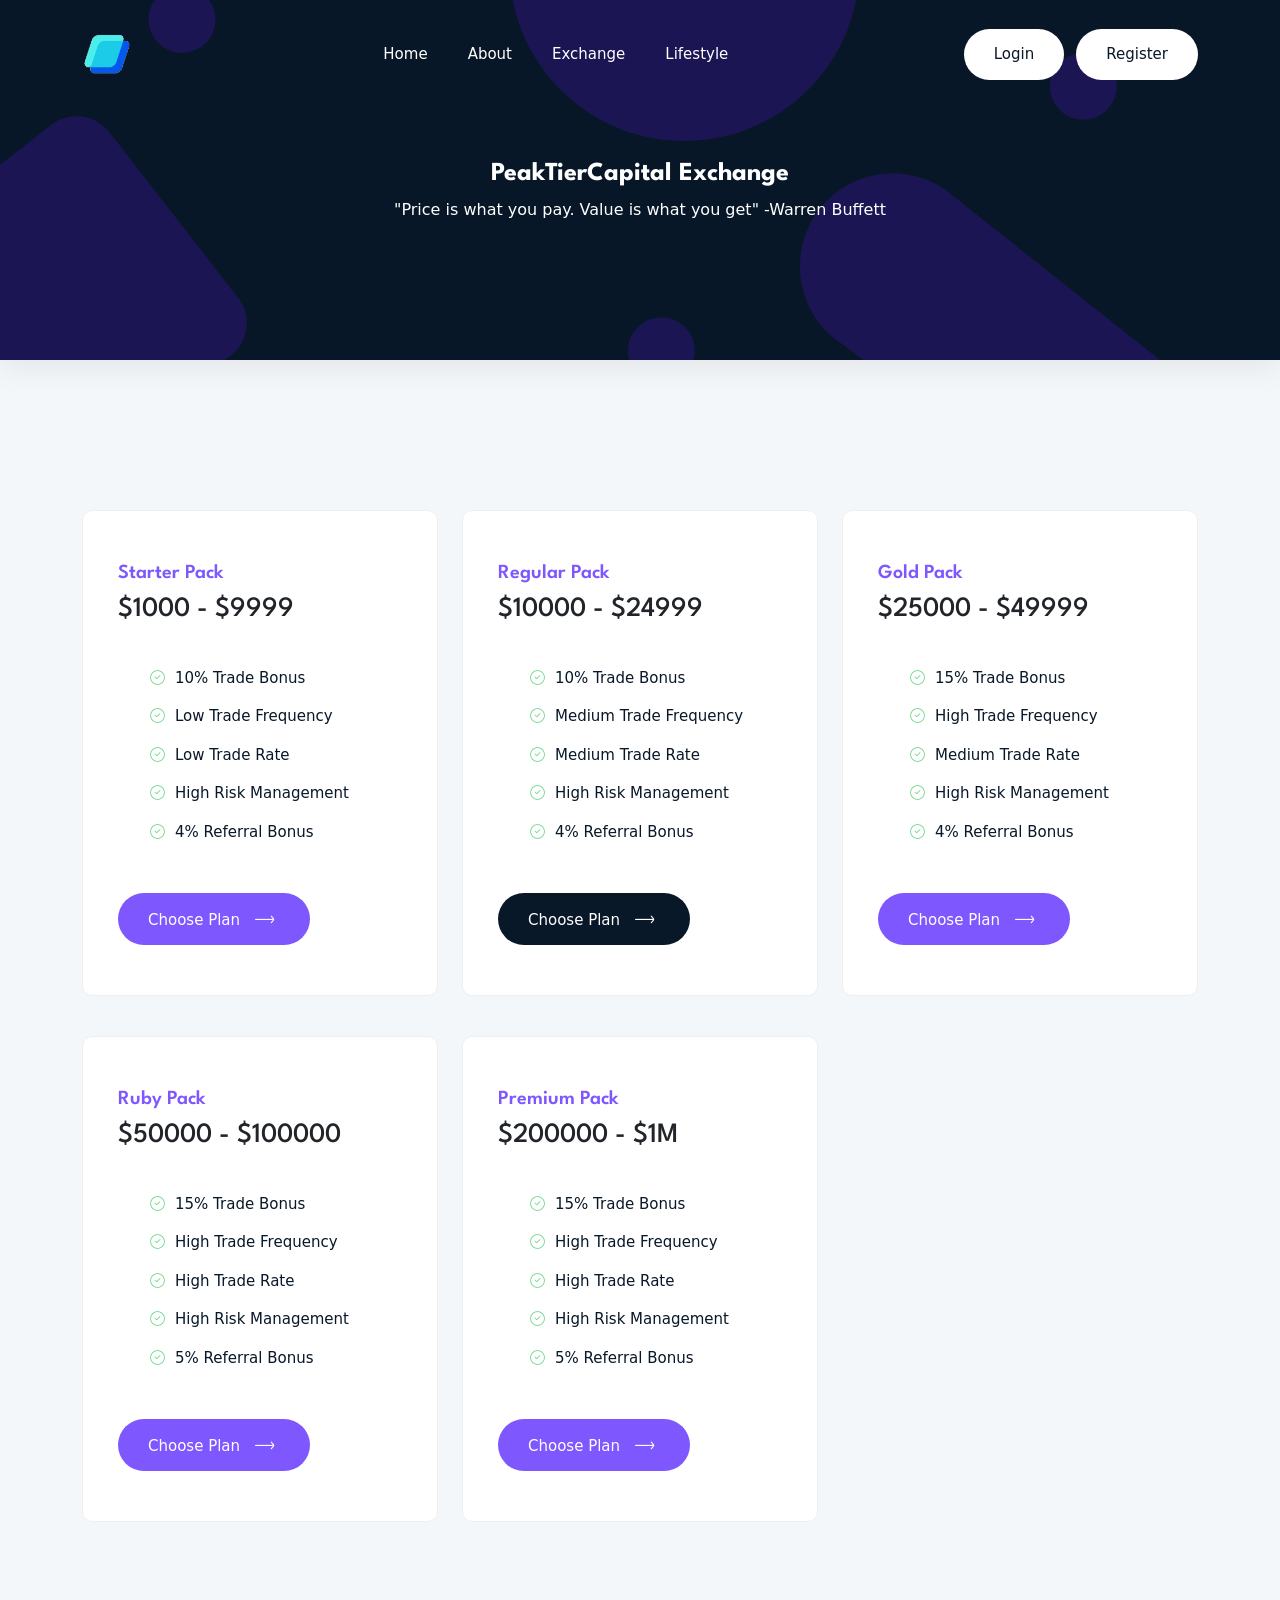
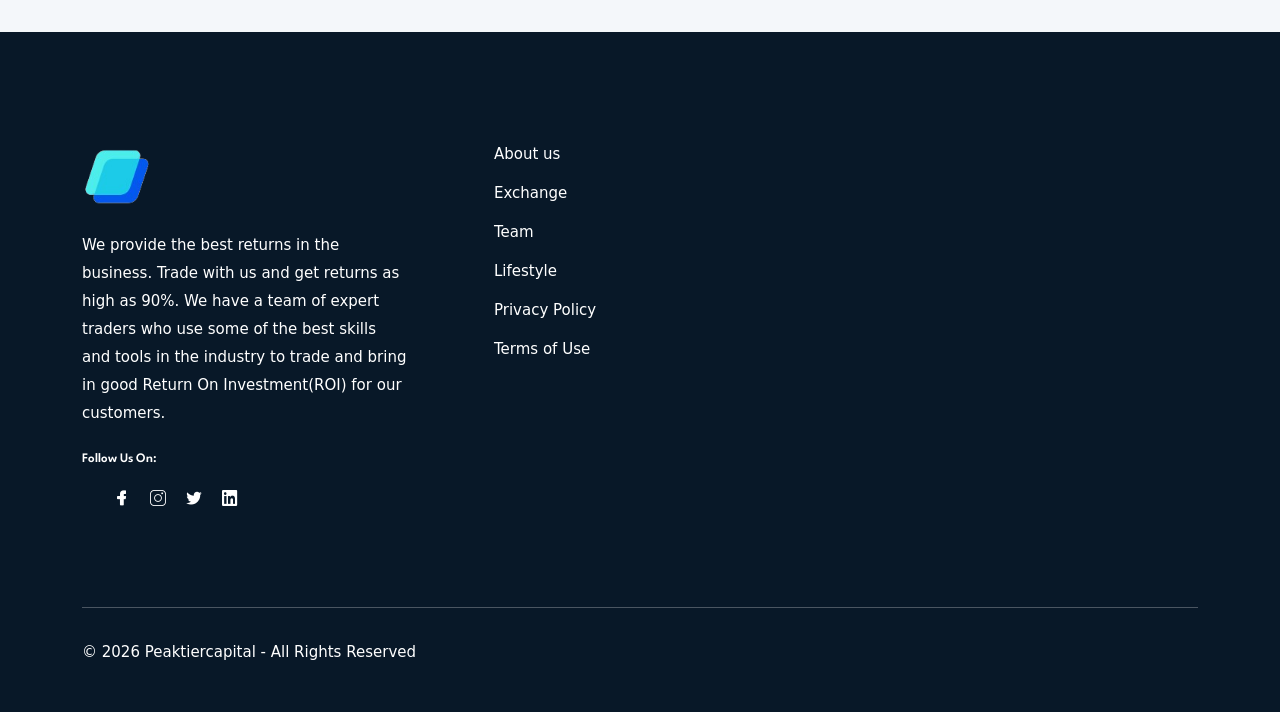
<file: exchange.html>
<!DOCTYPE html>
<html class="no-js" lang="zxx">

<head>
    <meta charset="utf-8" />
    <meta http-equiv="x-ua-compatible" content="ie=edge" />
    <title>Peaktiercap | Exchange</title>
    <meta name="description" content="" />
    <meta name="viewport" content="width=device-width, initial-scale=1" />
    <link rel="shortcut icon" type="image/x-icon" href="assets/images/favicon.svg" />

    <!-- ========================= CSS here ========================= -->
    <link rel="stylesheet" href="assets/css/bootstrap.min.css" />
    <link rel="stylesheet" href="assets/css/LineIcons.3.0.css" />
    <link rel="stylesheet" href="assets/css/animate.css" />
    <link rel="stylesheet" href="assets/css/tiny-slider.css" />
    <link rel="stylesheet" href="assets/css/glightbox.min.css" />
    <link rel="stylesheet" href="assets/css/main.css" />
    <link rel="stylesheet" href="assets/css/all-css-libraries.css" />

</head>

<body>
    <!--[if lte IE 9]>
      <p class="browserupgrade">
        You are using an <strong>outdated</strong> browser. Please
        <a href="https://browsehappy.com/">upgrade your browser</a> to improve
        your experience and security.
      </p>
    <![endif]-->

    <!-- Preloader -->
    <div class="preloader">
        <div class="preloader-inner">
            <div class="preloader-icon">
                <span></span>
                <span></span>
            </div>
        </div>
    </div>
    <!-- /End Preloader -->

    <!-- Start Header Area -->
    <header class="header navbar-area">
        <div class="container">
            <div class="row align-items-center">
                <div class="col-lg-12">
                    <div class="nav-inner">
                        <!-- Start Navbar -->
                        <nav class="navbar navbar-expand-lg">
                            <a class="navbar-brand" href="index.html">
                                <img src="assets/images/Peaktiercapital.png" style="height: 50px; width: 50px;"
                                    alt="Logo">
                            </a>

                            <div class="collapse navbar-collapse sub-menu-bar" id="navbarSupportedContent">
                                <ul id="nav" class="navbar-nav ms-auto">
                                    <li class="nav-item">
                                        <a href="index.html" aria-label="Toggle navigation">Home</a>
                                    </li>
                                    <li class="nav-item">
                                        <a href="about-us.html" aria-label="Toggle navigation">About</a>
                                    </li>
                                    <li class="nav-item">
                                        <a href="exchange.html" class="active"
                                            aria-label="Toggle navigation">Exchange</a>
                                    </li>
                                    <li class="nav-item">
                                        <a href="lifestyle.html" aria-label="Toggle navigation">Lifestyle</a>
                                    </li>
                                </ul>
                            </div> <!-- navbar collapse -->
                            <div class="button">
                                <a href="login.html" class="btn">Login</a>
                                <a href="register.html" class="btn">Register</a>
                            </div>

                            <button class="navbar-toggler mobile-menu-btn" type="button" data-bs-toggle="collapse"
                                data-bs-target="#navbarSupportedContent" aria-controls="navbarSupportedContent"
                                aria-expanded="false" aria-label="Toggle navigation">
                                <span class="toggler-icon"></span>
                                <span class="toggler-icon"></span>
                                <span class="toggler-icon"></span>
                            </button>
                        </nav>
                        <!-- End Navbar -->
                    </div>
                </div>
            </div> <!-- row -->
        </div> <!-- container -->
    </header>
    <!-- End Header Area -->

    <!-- Start Breadcrumbs -->
    <div class="breadcrumbs">
        <div class="container">
            <div class="row align-items-center">
                <div class="col-lg-6 offset-lg-3 col-md-12 col-12">
                    <div class="breadcrumbs-content">
                        <h1 class="page-title">PeakTierCapital Exchange</h1>
                        <p class="text-white">"Price is what you pay. Value is what you get" -Warren Buffett</p>
                    </div>
                </div>
            </div>
        </div>
    </div>
    <!-- End Breadcrumbs -->

    <style>
        a {
            text-decoration: none;
        }
    </style>

    <!-- Start Pricing Table Area -->
    <section id="pricing" class="pricing-table section">
        <div class="container">
            <div class="row">
                <div class="col-lg-4 col-md-6 col-12 wow fadeInUp" data-wow-delay=".4s">
                    <!-- Single Table -->
                    <div class="single-table">
                        <!-- Table Head -->
                        <div class="table-head">
                            <h4 class="title">Starter Pack</h4>
                            <div class="price">
                                <h3>$1000 - $9999</h3>
                            </div>
                        </div>
                        <!-- End Table Head -->
                        <!-- Start Table Content -->
                        <div class="table-content">
                            <!-- Table List -->
                            <ul class="table-list">
                                <li>10% Trade Bonus</li>
                                <li>Low Trade Frequency</li>
                                <li>Low Trade Rate</li>
                                <li>High Risk Management</li>
                                <li>4% Referral Bonus</li>
                            </ul>
                            <!-- End Table List -->
                        </div>
                        <!-- End Table Content -->
                        <div class="button">
                            <a href="javascript:void(0)" class="btn">Choose Plan <i class="lni lni-arrow-right"></i></a>
                        </div>
                    </div>
                    <!-- End Single Table-->
                </div>
                <div class="col-lg-4 col-md-6 col-12 wow fadeInUp" data-wow-delay=".6s">
                    <!-- Single Table -->
                    <div class="single-table middle">
                        <!-- Table Head -->
                        <div class="table-head">
                            <h4 class="title">Regular Pack</h4>
                            <div class="price">
                                <h3>$10000 - $24999</h3>
                            </div>
                        </div>
                        <!-- End Table Head -->
                        <!-- Start Table Content -->
                        <div class="table-content">
                            <!-- Table List -->
                            <ul class="table-list">
                                <li>10% Trade Bonus</li>
                                <li>Medium Trade Frequency</li>
                                <li>Medium Trade Rate</li>
                                <li>High Risk Management</li>
                                <li>4% Referral Bonus</li>
                            </ul>
                            <!-- End Table List -->
                        </div>
                        <!-- End Table Content -->
                        <div class="button">
                            <a href="javascript:void(0)" class="btn btn-alt">Choose Plan <i
                                    class="lni lni-arrow-right"></i></a>
                        </div>
                    </div>
                    <!-- End Single Table-->
                </div>
                <div class="col-lg-4 col-md-6 col-12 wow fadeInUp" data-wow-delay=".8s">
                    <!-- Single Table -->
                    <div class="single-table">
                        <!-- Table Head -->
                        <div class="table-head">
                            <h4 class="title">Gold Pack</h4>
                            <div class="price">
                                <h3>$25000 - $49999</h3>
                            </div>
                        </div>
                        <!-- End Table Head -->
                        <!-- Start Table Content -->
                        <div class="table-content">
                            <!-- Table List -->
                            <ul class="table-list">
                                <li>15% Trade Bonus</li>
                                <li>High Trade Frequency</li>
                                <li>Medium Trade Rate</li>
                                <li>High Risk Management</li>
                                <li>4% Referral Bonus</li>
                            </ul>
                            <!-- End Table List -->
                        </div>
                        <!-- End Table Content -->
                        <div class="button">
                            <a href="javascript:void(0)" class="btn">Choose Plan <i class="lni lni-arrow-right"></i></a>
                        </div>
                    </div>
                    <!-- End Single Table-->
                </div>
                <div class="col-lg-4 col-md-6 col-12 wow fadeInUp" data-wow-delay=".8s">
                    <!-- Single Table -->
                    <div class="single-table">
                        <!-- Table Head -->
                        <div class="table-head">
                            <h4 class="title">Ruby Pack</h4>
                            <div class="price">
                                <h3>$50000 - $100000</h3>
                            </div>
                        </div>
                        <!-- End Table Head -->
                        <!-- Start Table Content -->
                        <div class="table-content">
                            <!-- Table List -->
                            <ul class="table-list">
                                <li>15% Trade Bonus</li>
                                <li>High Trade Frequency</li>
                                <li>High Trade Rate</li>
                                <li>High Risk Management</li>
                                <li>5% Referral Bonus</li>
                            </ul>
                            <!-- End Table List -->
                        </div>
                        <!-- End Table Content -->
                        <div class="button">
                            <a href="javascript:void(0)" class="btn">Choose Plan <i class="lni lni-arrow-right"></i></a>
                        </div>
                    </div>
                    <!-- End Single Table-->
                </div>
                <div class="col-lg-4 col-md-6 col-12 wow fadeInUp" data-wow-delay=".8s">
                    <!-- Single Table -->
                    <div class="single-table">
                        <!-- Table Head -->
                        <div class="table-head">
                            <h4 class="title">Premium Pack</h4>
                            <div class="price">
                                <h3>$200000 - $1M</h3>
                            </div>
                        </div>
                        <!-- End Table Head -->
                        <!-- Start Table Content -->
                        <div class="table-content">
                            <!-- Table List -->
                            <ul class="table-list">
                                <li>15% Trade Bonus</li>
                                <li>High Trade Frequency</li>
                                <li>High Trade Rate</li>
                                <li>High Risk Management</li>
                                <li>5% Referral Bonus</li>
                            </ul>
                            <!-- End Table List -->
                        </div>
                        <!-- End Table Content -->
                        <div class="button">
                            <a href="javascript:void(0)" class="btn">Choose Plan <i class="lni lni-arrow-right"></i></a>
                        </div>
                    </div>
                    <!-- End Single Table-->
                </div>
            </div>
        </div>
    </section>
    <!--/ End Pricing Table Area -->

    <section>
        <div class="container">
            <div class="row">
                <div class="col-xl-12 col-lg-12 col-md-12 fixed-bottom">
                    <div class="justify-content-center mb-4">
                        <!-- TradingView Widget BEGIN -->
                        <div class="tradingview-widget-container">
                            <div class="tradingview-widget-container__widget"></div>
                            <!--<div class="tradingview-widget-copyright"><a href="https://www.tradingview.com" rel="noopener" target="_blank"><span class="blue-text">Ticker Tape</span></a> by TradingView</div>-->
                            <script type="text/javascript"
                                src="https://s3.tradingview.com/external-embedding/embed-widget-ticker-tape.js" async>
                                    {
                                        "symbols": [
                                            {
                                                "proName": "FOREXCOM:SPXUSD",
                                                "title": "S&P 500"
                                            },
                                            {
                                                "proName": "FOREXCOM:NSXUSD",
                                                "title": "Nasdaq 100"
                                            },
                                            {
                                                "proName": "FX_IDC:EURUSD",
                                                "title": "EUR/USD"
                                            },
                                            {
                                                "proName": "BITSTAMP:BTCUSD",
                                                "title": "BTC/USD"
                                            },
                                            {
                                                "proName": "BITSTAMP:ETHUSD",
                                                "title": "ETH/USD"
                                            }
                                        ],
                                            "showSymbolLogo": true,
                                                "colorTheme": "light",
                                                    "isTransparent": false,
                                                        "displayMode": "adaptive",
                                                            "locale": "en"
                                    }
                                </script>
                        </div>
                        <!-- TradingView Widget END -->
                    </div>
                </div>
            </div>
        </div>
    </section>

    <!-- Start Footer Area -->
    <footer class="footer section">
        <!-- Start Footer Top -->
        <div class="footer-top">
            <div class="container">
                <div class="inner-content">
                    <div class="row">
                        <div class="col-lg-4 col-md-6 col-12">
                            <!-- Single Widget -->
                            <div class="single-footer f-about">
                                <div class="logo">
                                    <a href="index.html">
                                        <img src="assets/images/Peaktiercapital.png" style="width: 70px;" alt="#">
                                    </a>
                                </div>
                                <p>We provide the best returns in the business. Trade with us and get returns as high as
                                    90%. We have a team of expert traders who use some of the best skills and tools in
                                    the industry to trade and bring in good Return On Investment(ROI) for our customers.
                                </p>
                                <h4 class="social-title">Follow Us On:</h4>
                                <ul class="social">
                                    <li><a href="javascript:void(0)"><i class="lni lni-facebook-filled"></i></a></li>
                                    <li><a href="javascript:void(0)"><i class="lni lni-instagram"></i></a></li>
                                    <li><a href="javascript:void(0)"><i class="lni lni-twitter-original"></i></a></li>
                                    <li><a href="javascript:void(0)"><i class="lni lni-linkedin-original"></i></a></li>
                                </ul>
                            </div>
                            <!-- End Single Widget -->
                        </div>
                        <div class="col-lg-2 col-md-6 col-12">
                            <!-- Single Widget -->
                            <div class="single-footer f-link">
                                <ul>
                                    <li><a href="javascript:void(0)">About us</a></li>
                                    <li><a href="javascript:void(0)">Exchange</a></li>
                                    <li><a href="javascript:void(0)">Team</a></li>
                                    <li><a href="javascript:void(0)">Lifestyle</a></li>
                                    <li><a href="javascript:void(0)">Privacy Policy</a></li>
                                    <li><a href="javascript:void(0)">Terms of Use</a></li>
                                </ul>
                            </div>
                            <!-- End Single Widget -->
                        </div>
                    </div>
                </div>
            </div>
        </div>
        <!--/ End Footer Top -->
        <!-- Start Copyright Area -->
        <div class="copyright-area">
            <div class="container">
                <div class="inner-content">
                    <div class="row">
                        <div class="col-lg-6 col-md-6 col-12">
                            <p class="copyright-text">© 2026 Peaktiercapital - All Rights Reserved</p>
                        </div>
                    </div>
                </div>
            </div>
        </div>
        <!-- End Copyright Area -->
    </footer>
    <!--/ End Footer Area -->

    <!-- ========================= scroll-top ========================= -->
    <a href="#" class="scroll-top">
        <i class="lni lni-chevron-up"></i>
    </a>

    <!-- ========================= JS here ========================= -->
    <script src="assets/js/bootstrap.min.js"></script>
    <script src="assets/js/wow.min.js"></script>
    <script src="assets/js/tiny-slider.js"></script>
    <script src="assets/js/glightbox.min.js"></script>
    <script src="assets/js/count-up.min.js"></script>
    <script src="assets/js/main.js"></script>
    <script src="js/myapp.js"></script>

    <script src="//code.jivosite.com/widget/rsztyWsoVx" async></script>


    <!--<script src="https://cdn.botpress.cloud/webchat/v3.6/inject.js"></script>
    <script src="https://files.bpcontent.cloud/2026/02/19/09/20260219092148-UBRFQ6IC.js" defer></script>-->

</body>

</html>
</file>
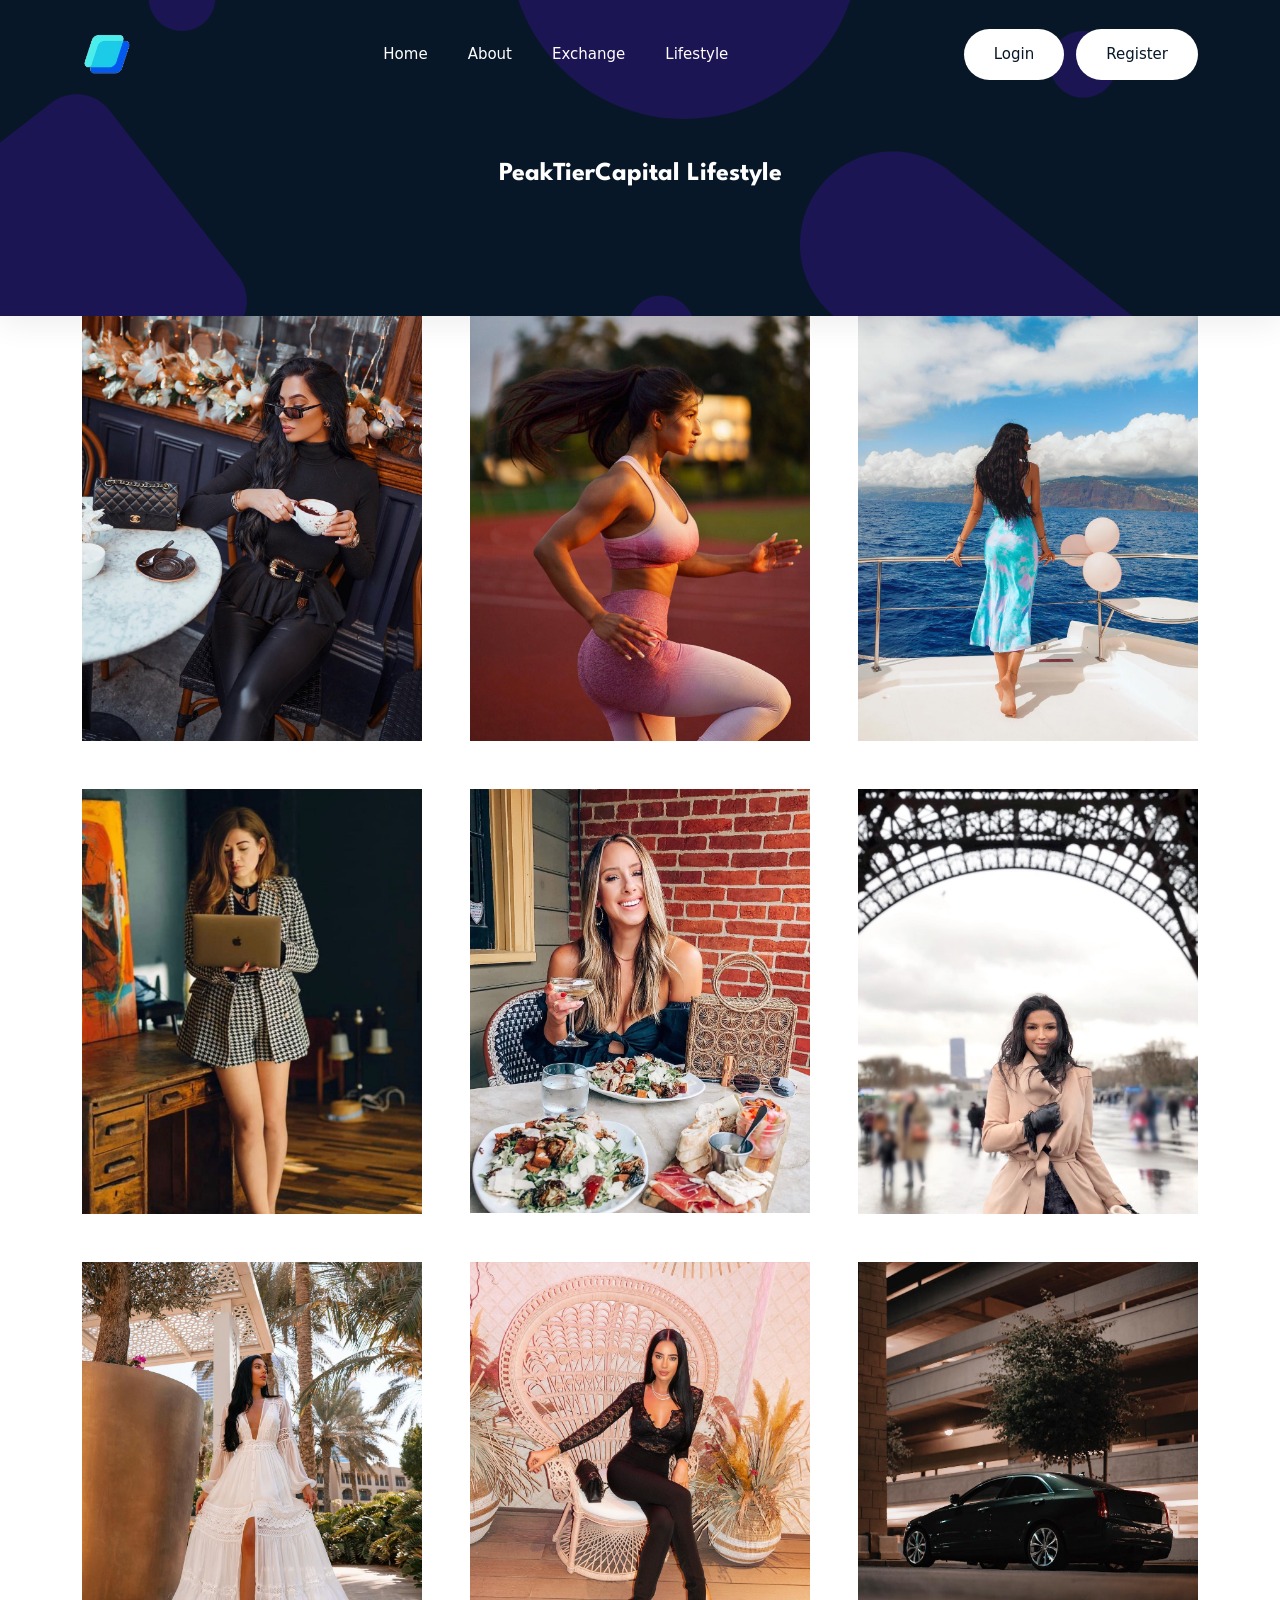
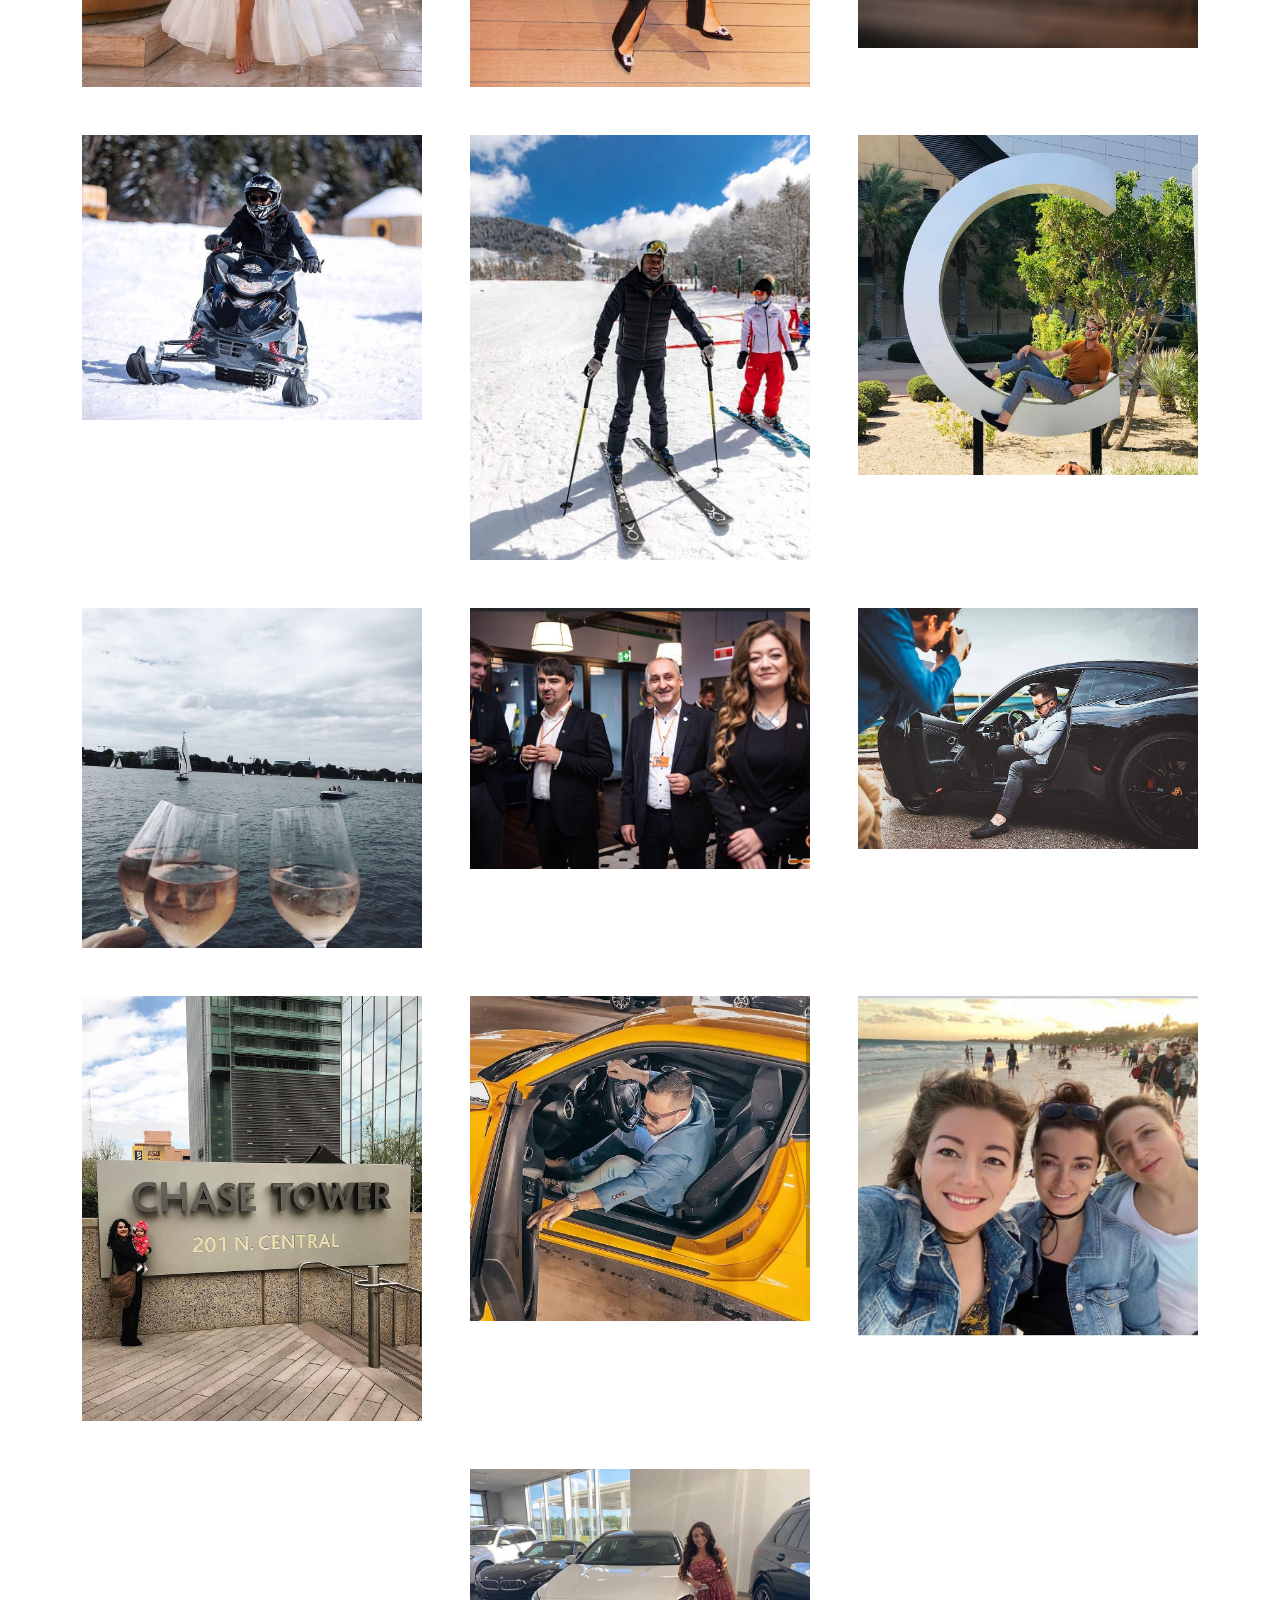
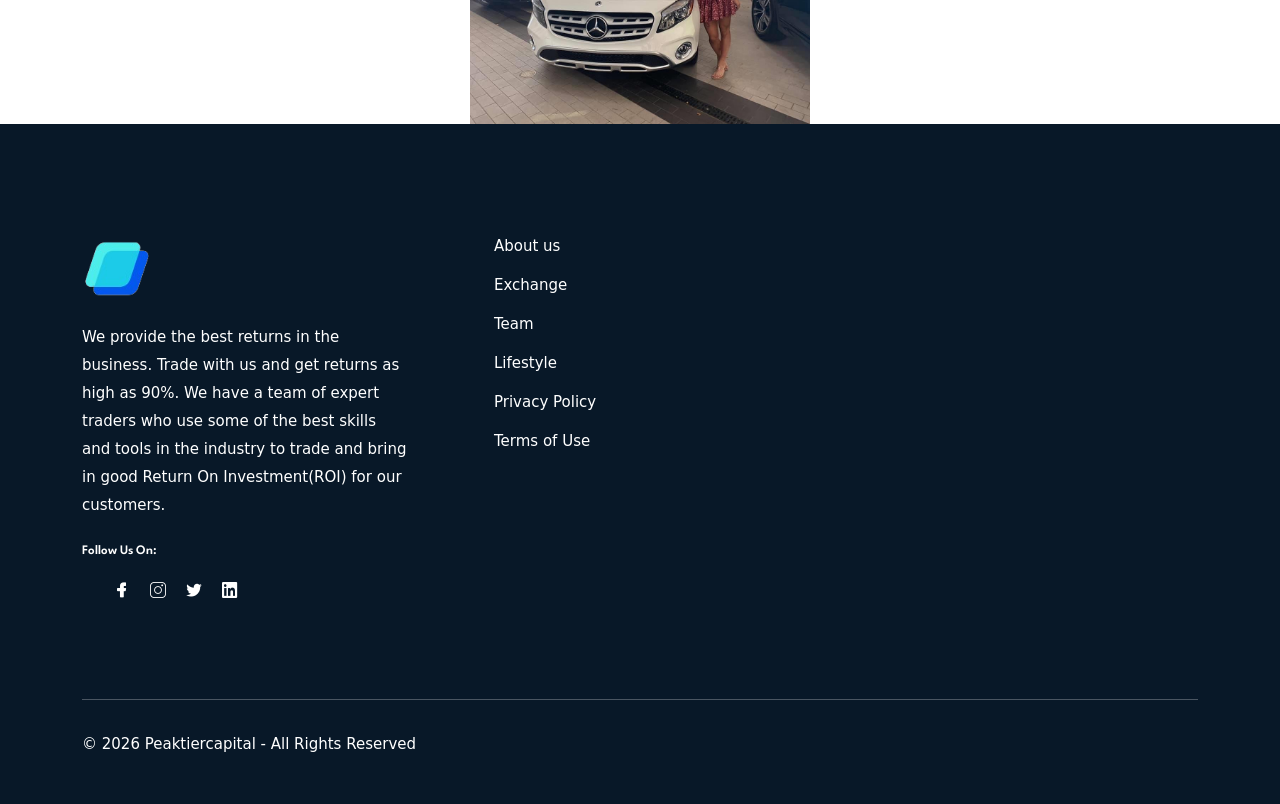
<file: lifestyle.html>
<!DOCTYPE html>
<html class="no-js" lang="zxx">

<head>
    <meta charset="utf-8" />
    <meta http-equiv="x-ua-compatible" content="ie=edge" />
    <title>Peaktiercap | Exchange</title>
    <meta name="description" content="" />
    <meta name="viewport" content="width=device-width, initial-scale=1" />
    <link rel="shortcut icon" type="image/x-icon" href="assets/images/favicon.svg" />

    <!-- ========================= CSS here ========================= -->
    <link rel="stylesheet" href="assets/css/bootstrap.min.css" />
    <link rel="stylesheet" href="assets/css/LineIcons.3.0.css" />
    <link rel="stylesheet" href="assets/css/animate.css" />
    <link rel="stylesheet" href="assets/css/tiny-slider.css" />
    <link rel="stylesheet" href="assets/css/glightbox.min.css" />
    <link rel="stylesheet" href="assets/css/main.css" />
    <link rel="stylesheet" href="assets/css/all-css-libraries.css" />

</head>

<body>
    <!--[if lte IE 9]>
      <p class="browserupgrade">
        You are using an <strong>outdated</strong> browser. Please
        <a href="https://browsehappy.com/">upgrade your browser</a> to improve
        your experience and security.
      </p>
    <![endif]-->

    <!-- Preloader -->
    <div class="preloader">
        <div class="preloader-inner">
            <div class="preloader-icon">
                <span></span>
                <span></span>
            </div>
        </div>
    </div>
    <!-- /End Preloader -->

    <!-- Start Header Area -->
    <header class="header navbar-area">
        <div class="container">
            <div class="row align-items-center">
                <div class="col-lg-12">
                    <div class="nav-inner">
                        <!-- Start Navbar -->
                        <nav class="navbar navbar-expand-lg">
                            <a class="navbar-brand" href="index.html">
                                <img src="assets/images/Peaktiercapital.png" style="height: 50px; width: 50px;"
                                    alt="Logo">
                            </a>

                            <div class="collapse navbar-collapse sub-menu-bar" id="navbarSupportedContent">
                                <ul id="nav" class="navbar-nav ms-auto">
                                    <li class="nav-item">
                                        <a href="index.html" aria-label="Toggle navigation">Home</a>
                                    </li>
                                    <li class="nav-item">
                                        <a href="about-us.html" aria-label="Toggle navigation">About</a>
                                    </li>
                                    <li class="nav-item">
                                        <a href="exchange.html" aria-label="Toggle navigation">Exchange</a>
                                    </li>
                                    <li class="nav-item">
                                        <a href="lifestyle.html" class="active"
                                            aria-label="Toggle navigation">Lifestyle</a>
                                    </li>
                                </ul>
                            </div> <!-- navbar collapse -->
                            <div class="button">
                                <a href="login.html" class="btn">Login</a>
                                <a href="register.html" class="btn">Register</a>
                            </div>

                            <button class="navbar-toggler mobile-menu-btn" type="button" data-bs-toggle="collapse"
                                data-bs-target="#navbarSupportedContent" aria-controls="navbarSupportedContent"
                                aria-expanded="false" aria-label="Toggle navigation">
                                <span class="toggler-icon"></span>
                                <span class="toggler-icon"></span>
                                <span class="toggler-icon"></span>
                            </button>
                        </nav>
                        <!-- End Navbar -->
                    </div>
                </div>
            </div> <!-- row -->
        </div> <!-- container -->
    </header>
    <!-- End Header Area -->

    <!-- Start Breadcrumbs -->
    <div class="breadcrumbs">
        <div class="container">
            <div class="row align-items-center">
                <div class="col-lg-6 offset-lg-3 col-md-12 col-12">
                    <div class="breadcrumbs-content">
                        <h1 class="page-title">PeakTierCapital Lifestyle</h1>
                    </div>
                </div>
            </div>
        </div>
    </div>
    <!-- End Breadcrumbs -->

    <style>
        a {
            text-decoration: none;
        }
    </style>

    <div class="container">
        <div class="row g-4 g-md-5 justify-content-center">
            <div class="col-lg-4">
                <img src="/img/Lifestyle/Lifestyle-11.jpg" class="img-fluid" alt="">
            </div>

            <div class="col-lg-4">
                <img src="/img/Lifestyle/Lifestyle-2.jpg" class="img-fluid" alt="">
            </div>

            <div class="col-lg-4">
                <img src="/img/Lifestyle/Lifestyle-9.jpg" class="img-fluid" alt="">
            </div>

            <div class="col-lg-4">
                <img src="/img/Lifestyle/Lifestyle-5.jpg" class="img-fluid" alt="">
            </div>

            <div class="col-lg-4">
                <img src="/img/Lifestyle/Lifestyle-15.jpg" class="img-fluid" alt="">
            </div>

            <div class="col-lg-4">
                <img src="/img/Lifestyle/Lifestyle-13.jpg" class="img-fluid" alt="">
            </div>

            <div class="col-lg-4">
                <img src="/img/Lifestyle/Lifestyle-16.jpg" class="img-fluid" alt="">
            </div>

            <div class="col-lg-4">
                <img src="/img/Lifestyle/Lifestyle-17.jpg" class="img-fluid" alt="">
            </div>

            <div class="col-lg-4">
                <img src="/img/Lifestyle/Lifestyle-1.jpg" class="img-fluid" alt="">
            </div>

            <div class="col-lg-4">
                <img src="/img/Lifestyle/Lifestyle-8.jpg" class="img-fluid" alt="">
            </div>

            <div class="col-lg-4">
                <img src="/img/Lifestyle/Lifestyle-19.jpg" class="img-fluid" alt="">
            </div>

            <div class="col-lg-4">
                <img src="/img/Lifestyle/Lifestyle-10.jpg" class="img-fluid" alt="">
            </div>

            <div class="col-lg-4">
                <img src="/img/Lifestyle/Lifestyle-20.jpg" class="img-fluid" alt="">
            </div>

            <div class="col-lg-4">
                <img src="/img/Lifestyle/Lifestyle-22.jpg" class="img-fluid" alt="">
            </div>

            <div class="col-lg-4">
                <img src="/img/Lifestyle/Lifestyle-7.jpg" class="img-fluid" alt="">
            </div>

            <div class="col-lg-4">
                <img src="/img/Lifestyle/Lifestyle-23.jpg" class="img-fluid" alt="">
            </div>

            <div class="col-lg-4">
                <img src="/img/Lifestyle/Lifestyle-24.jpg" class="img-fluid" alt="">
            </div>

            <div class="col-lg-4">
                <img src="/img/Lifestyle/Lifestyle-21.jpg" class="img-fluid" alt="">
            </div>

            <div class="col-lg-4">
                <img src="/img/Lifestyle/Lifestyle-25.jpg" class="img-fluid" alt="">
            </div>
        </div>
    </div>

    <section>
        <div class="container">
            <div class="row">
                <div class="col-xl-12 col-lg-12 col-md-12 fixed-bottom">
                    <div class="justify-content-center mb-4">
                        <!-- TradingView Widget BEGIN -->
                        <div class="tradingview-widget-container">
                            <div class="tradingview-widget-container__widget"></div>
                            <!--<div class="tradingview-widget-copyright"><a href="https://www.tradingview.com" rel="noopener" target="_blank"><span class="blue-text">Ticker Tape</span></a> by TradingView</div>-->
                            <script type="text/javascript"
                                src="https://s3.tradingview.com/external-embedding/embed-widget-ticker-tape.js" async>
                                    {
                                        "symbols": [
                                            {
                                                "proName": "FOREXCOM:SPXUSD",
                                                "title": "S&P 500"
                                            },
                                            {
                                                "proName": "FOREXCOM:NSXUSD",
                                                "title": "Nasdaq 100"
                                            },
                                            {
                                                "proName": "FX_IDC:EURUSD",
                                                "title": "EUR/USD"
                                            },
                                            {
                                                "proName": "BITSTAMP:BTCUSD",
                                                "title": "BTC/USD"
                                            },
                                            {
                                                "proName": "BITSTAMP:ETHUSD",
                                                "title": "ETH/USD"
                                            }
                                        ],
                                            "showSymbolLogo": true,
                                                "colorTheme": "light",
                                                    "isTransparent": false,
                                                        "displayMode": "adaptive",
                                                            "locale": "en"
                                    }
                                </script>
                        </div>
                        <!-- TradingView Widget END -->
                    </div>
                </div>
            </div>
        </div>
    </section>

    <!-- Start Footer Area -->
    <footer class="footer section">
        <!-- Start Footer Top -->
        <div class="footer-top">
            <div class="container">
                <div class="inner-content">
                    <div class="row">
                        <div class="col-lg-4 col-md-6 col-12">
                            <!-- Single Widget -->
                            <div class="single-footer f-about">
                                <div class="logo">
                                    <a href="index.html">
                                        <img src="assets/images/Peaktiercapital.png" style="width: 70px;" alt="#">
                                    </a>
                                </div>
                                <p>We provide the best returns in the business. Trade with us and get returns as high as
                                    90%. We have a team of expert traders who use some of the best skills and tools in
                                    the industry to trade and bring in good Return On Investment(ROI) for our customers.
                                </p>
                                <h4 class="social-title">Follow Us On:</h4>
                                <ul class="social">
                                    <li><a href="javascript:void(0)"><i class="lni lni-facebook-filled"></i></a></li>
                                    <li><a href="javascript:void(0)"><i class="lni lni-instagram"></i></a></li>
                                    <li><a href="javascript:void(0)"><i class="lni lni-twitter-original"></i></a></li>
                                    <li><a href="javascript:void(0)"><i class="lni lni-linkedin-original"></i></a></li>
                                </ul>
                            </div>
                            <!-- End Single Widget -->
                        </div>
                        <div class="col-lg-2 col-md-6 col-12">
                            <!-- Single Widget -->
                            <div class="single-footer f-link">
                                <ul>
                                    <li><a href="javascript:void(0)">About us</a></li>
                                    <li><a href="javascript:void(0)">Exchange</a></li>
                                    <li><a href="javascript:void(0)">Team</a></li>
                                    <li><a href="javascript:void(0)">Lifestyle</a></li>
                                    <li><a href="javascript:void(0)">Privacy Policy</a></li>
                                    <li><a href="javascript:void(0)">Terms of Use</a></li>
                                </ul>
                            </div>
                            <!-- End Single Widget -->
                        </div>
                    </div>
                </div>
            </div>
        </div>
        <!--/ End Footer Top -->
        <!-- Start Copyright Area -->
        <div class="copyright-area">
            <div class="container">
                <div class="inner-content">
                    <div class="row">
                        <div class="col-lg-6 col-md-6 col-12">
                            <p class="copyright-text">© 2026 Peaktiercapital - All Rights Reserved</p>
                        </div>
                    </div>
                </div>
            </div>
        </div>
        <!-- End Copyright Area -->
    </footer>
    <!--/ End Footer Area -->

    <!-- ========================= scroll-top ========================= -->
    <a href="#" class="scroll-top">
        <i class="lni lni-chevron-up"></i>
    </a>

    <!-- ========================= JS here ========================= -->
    <script src="assets/js/bootstrap.min.js"></script>
    <script src="assets/js/wow.min.js"></script>
    <script src="assets/js/tiny-slider.js"></script>
    <script src="assets/js/glightbox.min.js"></script>
    <script src="assets/js/count-up.min.js"></script>
    <script src="assets/js/main.js"></script>
    <script src="js/myapp.js"></script>

    <script src="//code.jivosite.com/widget/rsztyWsoVx" async></script>


    <!--<script src="https://cdn.botpress.cloud/webchat/v3.6/inject.js"></script>
    <script src="https://files.bpcontent.cloud/2026/02/19/09/20260219092148-UBRFQ6IC.js" defer></script>-->

</body>

</html>
</file>
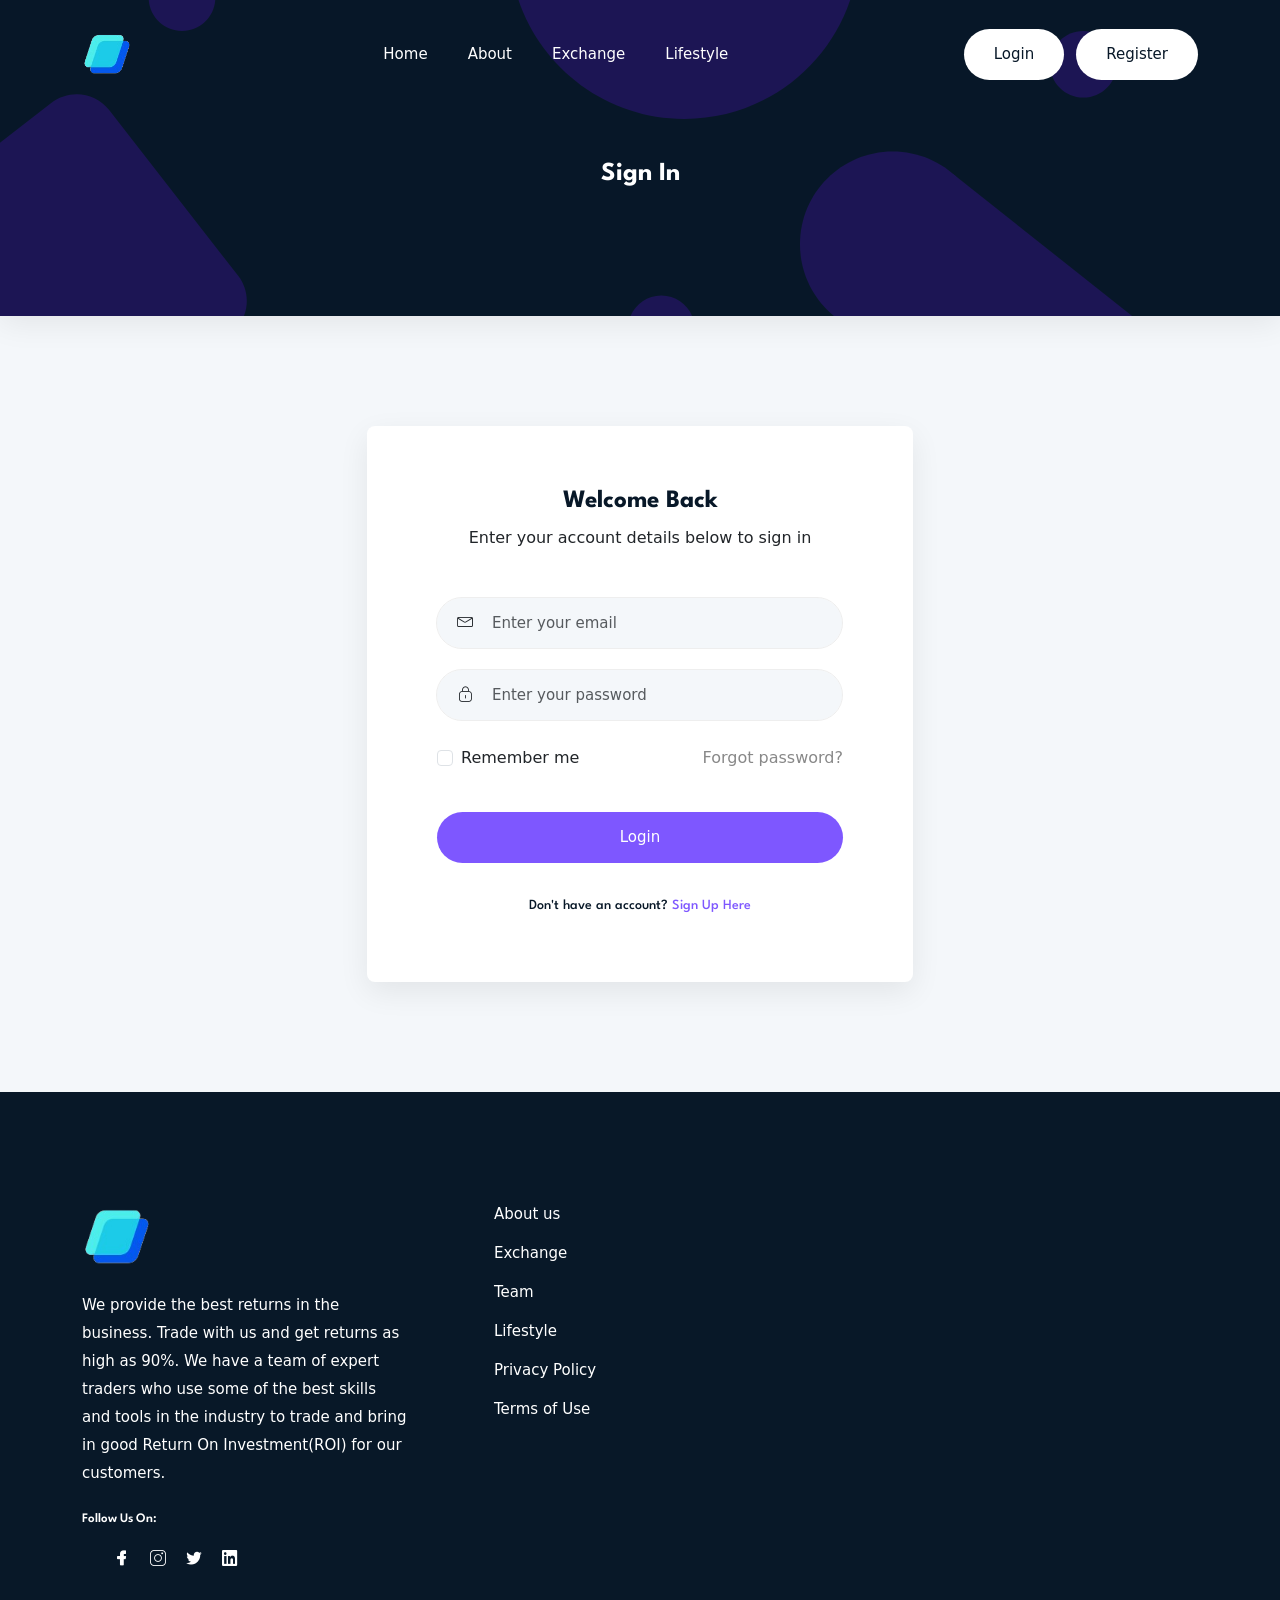
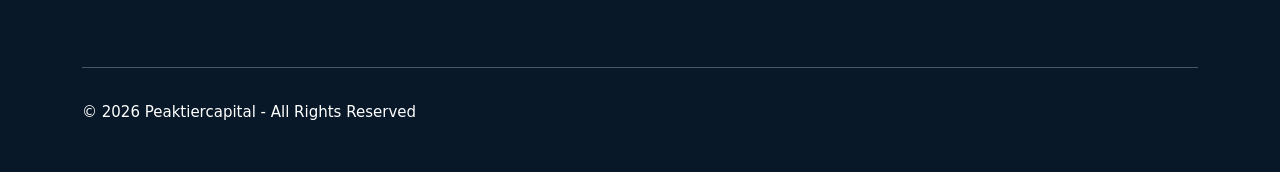
<file: login.html>
<!DOCTYPE html>
<html class="no-js" lang="zxx">

<head>
    <meta charset="utf-8" />
    <meta http-equiv="x-ua-compatible" content="ie=edge" />
    <title>Peaktiercap | Login</title>
    <meta name="description" content="" />
    <meta name="viewport" content="width=device-width, initial-scale=1" />
    <link rel="shortcut icon" type="image/x-icon" href="assets/images/favicon.svg" />

    <!-- ========================= CSS here ========================= -->
    <link rel="stylesheet" href="assets/css/bootstrap.min.css" />
    <link rel="stylesheet" href="assets/css/LineIcons.3.0.css" />
    <link rel="stylesheet" href="assets/css/animate.css" />
    <link rel="stylesheet" href="assets/css/tiny-slider.css" />
    <link rel="stylesheet" href="assets/css/glightbox.min.css" />
    <link rel="stylesheet" href="assets/css/main.css" />
    <link rel="stylesheet" href="assets/css/all-css-libraries.css" />

</head>

<body>
    <!--[if lte IE 9]>
      <p class="browserupgrade">
        You are using an <strong>outdated</strong> browser. Please
        <a href="https://browsehappy.com/">upgrade your browser</a> to improve
        your experience and security.
      </p>
    <![endif]-->

    <!-- Preloader -->
    <div class="preloader">
        <div class="preloader-inner">
            <div class="preloader-icon">
                <span></span>
                <span></span>
            </div>
        </div>
    </div>
    <!-- /End Preloader -->

    <!-- Start Header Area -->
    <header class="header navbar-area">
        <div class="container">
            <div class="row align-items-center">
                <div class="col-lg-12">
                    <div class="nav-inner">
                        <!-- Start Navbar -->
                        <nav class="navbar navbar-expand-lg">
                            <a class="navbar-brand" href="index.html">
                                <img src="assets/images/Peaktiercapital.png" style="height: 50px; width: 50px;"
                                    alt="Logo">
                            </a>

                            <div class="collapse navbar-collapse sub-menu-bar" id="navbarSupportedContent">
                                <ul id="nav" class="navbar-nav ms-auto">
                                    <li class="nav-item">
                                        <a href="index.html" aria-label="Toggle navigation">Home</a>
                                    </li>
                                    <li class="nav-item">
                                        <a href="about-us.html" aria-label="Toggle navigation">About</a>
                                    </li>
                                    <li class="nav-item">
                                        <a href="exchange.html" aria-label="Toggle navigation">Exchange</a>
                                    </li>
                                    <li class="nav-item">
                                        <a href="lifestyle.html" aria-label="Toggle navigation">Lifestyle</a>
                                    </li>
                                </ul>
                            </div> <!-- navbar collapse -->
                            <div class="button">
                                <a href="login.html" class="btn">Login</a>
                                <a href="register.html" class="btn">Register</a>
                            </div>

                            <button class="navbar-toggler mobile-menu-btn" type="button" data-bs-toggle="collapse"
                                data-bs-target="#navbarSupportedContent" aria-controls="navbarSupportedContent"
                                aria-expanded="false" aria-label="Toggle navigation">
                                <span class="toggler-icon"></span>
                                <span class="toggler-icon"></span>
                                <span class="toggler-icon"></span>
                            </button>
                        </nav>
                        <!-- End Navbar -->
                    </div>
                </div>
            </div> <!-- row -->
        </div> <!-- container -->
    </header>
    <!-- End Header Area -->

    <style>
        a {
            text-decoration: none;
        }
    </style>

    <!-- Start Breadcrumbs -->
    <div class="breadcrumbs">
        <div class="container">
            <div class="row align-items-center">
                <div class="col-lg-6 offset-lg-3 col-md-12 col-12">
                    <div class="breadcrumbs-content">
                        <h1 class="page-title">Sign In</h1>
                    </div>
                </div>
            </div>
        </div>
    </div>
    <!-- End Breadcrumbs -->

    <!-- Start Account Sign In Area -->
    <div class="account-login section">
        <div class="container">
            <div class="row">
                <div class="col-lg-6 offset-lg-3 col-md-10 offset-md-1 col-12">
                    <form class="card login-form inner-content" method="post">
                        <div class="card-body">
                            <div class="title">
                                <h3>Welcome Back</h3>
                                <p>Enter your account details below to sign in</p>
                            </div>
                            <div class="input-head">
                                <div class="form-group input-group">
                                    <label><i class="lni lni-envelope"></i></label>
                                    <input class="form-control" type="email" id="emailInput"
                                        placeholder="Enter your email" required>
                                </div>
                                <div class="form-group input-group">
                                    <label for="passwordInput"><i class="lni lni-lock-alt"></i></label>
                                    <input class="form-control" type="password" id="passwordInput"
                                        placeholder="Enter your password">
                                </div>
                            </div>
                            <div class="d-flex flex-wrap justify-content-between bottom-content">
                                <div class="form-check">
                                    <input type="checkbox" class="form-check-input width-auto" id="exampleCheck1">
                                    <label class="form-check-label">Remember me</label>
                                </div>
                                <a class="lost-pass" href="#">Forgot password?</a>
                            </div>
                            <div class="button">
                                <button class="btn" type="button" onclick="loginMock()">Login</button>
                            </div>

                            <h4 class="create-account">Don't have an account? <a href="register.html">Sign Up Here</a>
                            </h4>
                        </div>
                    </form>
                </div>
            </div>
        </div>
    </div>
    <!-- End Account Sign In Area -->

    <section>
        <div class="container">
            <div class="row">
                <div class="col-xl-12 col-lg-12 col-md-12 fixed-bottom">
                    <div class="justify-content-center mb-4">
                        <!-- TradingView Widget BEGIN -->
                        <div class="tradingview-widget-container">
                            <div class="tradingview-widget-container__widget"></div>
                            <!--<div class="tradingview-widget-copyright"><a href="https://www.tradingview.com" rel="noopener" target="_blank"><span class="blue-text">Ticker Tape</span></a> by TradingView</div>-->
                            <script type="text/javascript"
                                src="https://s3.tradingview.com/external-embedding/embed-widget-ticker-tape.js" async>
                                    {
                                        "symbols": [
                                            {
                                                "proName": "FOREXCOM:SPXUSD",
                                                "title": "S&P 500"
                                            },
                                            {
                                                "proName": "FOREXCOM:NSXUSD",
                                                "title": "Nasdaq 100"
                                            },
                                            {
                                                "proName": "FX_IDC:EURUSD",
                                                "title": "EUR/USD"
                                            },
                                            {
                                                "proName": "BITSTAMP:BTCUSD",
                                                "title": "BTC/USD"
                                            },
                                            {
                                                "proName": "BITSTAMP:ETHUSD",
                                                "title": "ETH/USD"
                                            }
                                        ],
                                            "showSymbolLogo": true,
                                                "colorTheme": "light",
                                                    "isTransparent": false,
                                                        "displayMode": "adaptive",
                                                            "locale": "en"
                                    }
                                </script>
                        </div>
                        <!-- TradingView Widget END -->
                    </div>
                </div>
            </div>
        </div>
    </section>

    <!-- Start Footer Area -->
    <footer class="footer section">
        <!-- Start Footer Top -->
        <div class="footer-top">
            <div class="container">
                <div class="inner-content">
                    <div class="row">
                        <div class="col-lg-4 col-md-6 col-12">
                            <!-- Single Widget -->
                            <div class="single-footer f-about">
                                <div class="logo">
                                    <a href="index.html">
                                        <img src="assets/images/Peaktiercapital.png" style="width: 70px;" alt="#">
                                    </a>
                                </div>
                                <p>We provide the best returns in the business. Trade with us and get returns as high as
                                    90%. We have a team of expert traders who use some of the best skills and tools in
                                    the industry to trade and bring in good Return On Investment(ROI) for our customers.
                                </p>
                                <h4 class="social-title">Follow Us On:</h4>
                                <ul class="social">
                                    <li><a href="javascript:void(0)"><i class="lni lni-facebook-filled"></i></a></li>
                                    <li><a href="javascript:void(0)"><i class="lni lni-instagram"></i></a></li>
                                    <li><a href="javascript:void(0)"><i class="lni lni-twitter-original"></i></a></li>
                                    <li><a href="javascript:void(0)"><i class="lni lni-linkedin-original"></i></a></li>
                                </ul>
                            </div>
                            <!-- End Single Widget -->
                        </div>
                        <div class="col-lg-2 col-md-6 col-12">
                            <!-- Single Widget -->
                            <div class="single-footer f-link">
                                <ul>
                                    <li><a href="javascript:void(0)">About us</a></li>
                                    <li><a href="javascript:void(0)">Exchange</a></li>
                                    <li><a href="javascript:void(0)">Team</a></li>
                                    <li><a href="javascript:void(0)">Lifestyle</a></li>
                                    <li><a href="javascript:void(0)">Privacy Policy</a></li>
                                    <li><a href="javascript:void(0)">Terms of Use</a></li>
                                </ul>
                            </div>
                            <!-- End Single Widget -->
                        </div>
                    </div>
                </div>
            </div>
        </div>
        <!--/ End Footer Top -->
        <!-- Start Copyright Area -->
        <div class="copyright-area">
            <div class="container">
                <div class="inner-content">
                    <div class="row">
                        <div class="col-lg-6 col-md-6 col-12">
                            <p class="copyright-text">© 2026 Peaktiercapital - All Rights Reserved</p>
                        </div>
                    </div>
                </div>
            </div>
        </div>
        <!-- End Copyright Area -->
    </footer>
    <!--/ End Footer Area -->

    <!-- ========================= scroll-top ========================= -->
    <a href="#" class="scroll-top">
        <i class="lni lni-chevron-up"></i>
    </a>

    <!-- ========================= JS here ========================= -->
    <script src="assets/js/bootstrap.min.js"></script>
    <script src="assets/js/wow.min.js"></script>
    <script src="assets/js/tiny-slider.js"></script>
    <script src="assets/js/glightbox.min.js"></script>
    <script src="assets/js/count-up.min.js"></script>
    <script src="assets/js/main.js"></script>
    <script src="js/myapp.js"></script>

    <script src="//code.jivosite.com/widget/rsztyWsoVx" async></script>


    <!--<script src="https://cdn.botpress.cloud/webchat/v3.6/inject.js"></script>
    <script src="https://files.bpcontent.cloud/2026/02/19/09/20260219092148-UBRFQ6IC.js" defer></script>-->

</body>

</html>
</file>
<file: assets/css/tiny-slider.css>
.tns-outer{padding:0!important}.tns-outer [hidden]{display:none!important}.tns-outer [aria-controls],.tns-outer [data-action]{cursor:pointer}.tns-slider{-webkit-transition:all 0s;-moz-transition:all 0s;transition:all 0s}.tns-slider>.tns-item{-webkit-box-sizing:border-box;-moz-box-sizing:border-box;box-sizing:border-box}.tns-horizontal.tns-subpixel{white-space:nowrap}.tns-horizontal.tns-subpixel>.tns-item{display:inline-block;vertical-align:top;white-space:normal}.tns-horizontal.tns-no-subpixel:after{content:'';display:table;clear:both}.tns-horizontal.tns-no-subpixel>.tns-item{float:left}.tns-horizontal.tns-carousel.tns-no-subpixel>.tns-item{margin-right:-100%}.tns-no-calc{position:relative;left:0}.tns-gallery{position:relative;left:0;min-height:1px}.tns-gallery>.tns-item{position:absolute;left:-100%;-webkit-transition:transform 0s,opacity 0s;-moz-transition:transform 0s,opacity 0s;transition:transform 0s,opacity 0s}.tns-gallery>.tns-slide-active{position:relative;left:auto!important}.tns-gallery>.tns-moving{-webkit-transition:all .25s;-moz-transition:all .25s;transition:all .25s}.tns-autowidth{display:inline-block}.tns-lazy-img{-webkit-transition:opacity .6s;-moz-transition:opacity .6s;transition:opacity .6s;opacity:.6}.tns-lazy-img.tns-complete{opacity:1}.tns-ah{-webkit-transition:height 0s;-moz-transition:height 0s;transition:height 0s}.tns-ovh{overflow:hidden}.tns-visually-hidden{position:absolute;left:-10000em}.tns-transparent{opacity:0;visibility:hidden}.tns-fadeIn{opacity:1;filter:alpha(opacity=100);z-index:0}.tns-normal,.tns-fadeOut{opacity:0;filter:alpha(opacity=0);z-index:-1}.tns-vpfix{white-space:nowrap}.tns-vpfix>div,.tns-vpfix>li{display:inline-block}.tns-t-subp2{margin:0 auto;width:310px;position:relative;height:10px;overflow:hidden}.tns-t-ct{width:2333.3333333%;width:-webkit-calc(100% * 70/3);width:-moz-calc(100% * 70/3);width:calc(100% * 70/3);position:absolute;right:0}.tns-t-ct:after{content:'';display:table;clear:both}.tns-t-ct>div{width:1.4285714%;width:-webkit-calc(100%/70);width:-moz-calc(100%/70);width:calc(100%/70);height:10px;float:left}
</file>
<file: assets/css/main.css>
/* ===========================
Index Of css

01. Variables CSS
02. Normalize CSS
03. Header CSS
04. Hero CSS
05. Services CSS
06. Intro Video CSS
07. About CSS
08. Testimonial CSS
09. Blog CSS
10. Clients CSS
11. Team CSS
12. Account Login CSS
13. Contact CSS
14. Pricing Table CSS
15. Portfolio CSS
16. Faq CSS
17. Call Action CSS
18. Error CSS
19. Mail Success CSS
20. Footer CSS
========================== */
/*======================================
    Variables
========================================*/
/*======================================
    Normalize CSS
========================================*/
@import url("https://fonts.googleapis.com/css2?family=Spartan:wght@100;200;300;400;500;600;700;800;900&display=swap");
@import url("https://fonts.googleapis.com/css2?family=DM+Sans:ital,wght@0,400;0,500;0,700;1,400;1,500;1,700&display=swap");
html {
  scroll-behavior: smooth;
}

body {
  font-family: "DM Sans", sans-serif;
  font-weight: normal;
  font-style: normal;
  color: #727272;
  overflow-x: hidden;
  font-size: 15px;
}

p {
  margin: 0;
  padding: 0;
  font-size: 16px;
  line-height: 28px;
}

* {
  margin: 0;
  padding: 0;
}

.navbar-toggler:focus,
a:focus,
input:focus,
textarea:focus,
button:focus,
.btn:focus,
.btn.focus,
.btn:not(:disabled):not(.disabled).active,
.btn:not(:disabled):not(.disabled):active {
  text-decoration: none;
  outline: none;
  outline: none !important;
  border-color: none !important;
  -webkit-box-shadow: none !important;
          box-shadow: none !important;
}

.form-check-input:checked {
  background-color: #7E57FF;
  border-color: #7E57FF;
}

select {
  -webkit-writing-mode: horizontal-tb !important;
  text-rendering: auto;
  color: #081828;
  letter-spacing: normal;
  word-spacing: normal;
  text-transform: none;
  text-indent: 0px;
  text-shadow: none;
  display: inline-block;
  text-align: start;
  -webkit-appearance: menulist;
     -moz-appearance: menulist;
          appearance: menulist;
  -webkit-box-sizing: border-box;
          box-sizing: border-box;
  -webkit-box-align: center;
      -ms-flex-align: center;
          align-items: center;
  white-space: pre;
  -webkit-rtl-ordering: logical;
  background-color: -internal-light-dark(white, #3b3b3b);
  cursor: default;
  margin: 0em;
  font: 400 14px;
  border-radius: 0px;
  border-width: 1px;
  border-style: solid;
  border-color: -internal-light-dark(#767676, #858585);
  -o-border-image: initial;
     border-image: initial;
}

span,
a {
  display: inline-block;
  text-decoration: none;
  transition: all 0.4s ease;
  -webkit-transition: all 0.4s ease;
  -moz-transition: all 0.4s ease;
}

audio,
canvas,
iframe,
img,
svg,
video {
  vertical-align: middle;
}

img {
  max-width: 100%;
}

h1,
h2,
h3,
h4,
h5,
h6 {
  font-weight: 600;
  margin: 0px;
  color: #081828;
  font-family: 'Spartan', sans-serif;
}

h1 a,
h2 a,
h3 a,
h4 a,
h5 a,
h6 a {
  color: inherit;
}

h1 {
  font-size: 50px;
}

h2 {
  font-size: 40px;
}

h3 {
  font-size: 30px;
}

h4 {
  font-size: 25px;
}

h5 {
  font-size: 20px;
}

h6 {
  font-size: 16px;
}

ul,
ol {
  margin: 0px;
  padding: 0px;
  list-style-type: none;
}

.mt-5 {
  margin-top: 5px;
}

.mt-10 {
  margin-top: 10px;
}

.mt-15 {
  margin-top: 15px;
}

.mt-20 {
  margin-top: 20px;
}

.mt-25 {
  margin-top: 25px;
}

.mt-30 {
  margin-top: 30px;
}

.mt-35 {
  margin-top: 35px;
}

.mt-40 {
  margin-top: 40px;
}

.mt-45 {
  margin-top: 45px;
}

.mt-50 {
  margin-top: 50px;
}

.mt-55 {
  margin-top: 55px;
}

.mt-60 {
  margin-top: 60px;
}

.mt-65 {
  margin-top: 65px;
}

.mt-70 {
  margin-top: 70px;
}

.mt-75 {
  margin-top: 75px;
}

.mt-80 {
  margin-top: 80px;
}

.mt-85 {
  margin-top: 85px;
}

.mt-90 {
  margin-top: 90px;
}

.mt-95 {
  margin-top: 95px;
}

.mt-100 {
  margin-top: 100px;
}

.mt-105 {
  margin-top: 105px;
}

.mt-110 {
  margin-top: 110px;
}

.mt-115 {
  margin-top: 115px;
}

.mt-120 {
  margin-top: 120px;
}

.mt-125 {
  margin-top: 125px;
}

.mt-130 {
  margin-top: 130px;
}

.mt-135 {
  margin-top: 135px;
}

.mt-140 {
  margin-top: 140px;
}

.mt-145 {
  margin-top: 145px;
}

.mt-150 {
  margin-top: 150px;
}

.mt-155 {
  margin-top: 155px;
}

.mt-160 {
  margin-top: 160px;
}

.mt-165 {
  margin-top: 165px;
}

.mt-170 {
  margin-top: 170px;
}

.mt-175 {
  margin-top: 175px;
}

.mt-180 {
  margin-top: 180px;
}

.mt-185 {
  margin-top: 185px;
}

.mt-190 {
  margin-top: 190px;
}

.mt-195 {
  margin-top: 195px;
}

.mt-200 {
  margin-top: 200px;
}

.mt-205 {
  margin-top: 205px;
}

.mt-210 {
  margin-top: 210px;
}

.mt-215 {
  margin-top: 215px;
}

.mt-220 {
  margin-top: 220px;
}

.mt-225 {
  margin-top: 225px;
}

.mb-5 {
  margin-bottom: 5px;
}

.mb-10 {
  margin-bottom: 10px;
}

.mb-15 {
  margin-bottom: 15px;
}

.mb-20 {
  margin-bottom: 20px;
}

.mb-25 {
  margin-bottom: 25px;
}

.mb-30 {
  margin-bottom: 30px;
}

.mb-35 {
  margin-bottom: 35px;
}

.mb-40 {
  margin-bottom: 40px;
}

.mb-45 {
  margin-bottom: 45px;
}

.mb-50 {
  margin-bottom: 50px;
}

.mb-55 {
  margin-bottom: 55px;
}

.mb-60 {
  margin-bottom: 60px;
}

.mb-65 {
  margin-bottom: 65px;
}

.mb-70 {
  margin-bottom: 70px;
}

.mb-75 {
  margin-bottom: 75px;
}

.mb-80 {
  margin-bottom: 80px;
}

.mb-85 {
  margin-bottom: 85px;
}

.mb-90 {
  margin-bottom: 90px;
}

.mb-95 {
  margin-bottom: 95px;
}

.mb-100 {
  margin-bottom: 100px;
}

.mb-105 {
  margin-bottom: 105px;
}

.mb-110 {
  margin-bottom: 110px;
}

.mb-115 {
  margin-bottom: 115px;
}

.mb-120 {
  margin-bottom: 120px;
}

.mb-125 {
  margin-bottom: 125px;
}

.mb-130 {
  margin-bottom: 130px;
}

.mb-135 {
  margin-bottom: 135px;
}

.mb-140 {
  margin-bottom: 140px;
}

.mb-145 {
  margin-bottom: 145px;
}

.mb-150 {
  margin-bottom: 150px;
}

.mb-155 {
  margin-bottom: 155px;
}

.mb-160 {
  margin-bottom: 160px;
}

.mb-165 {
  margin-bottom: 165px;
}

.mb-170 {
  margin-bottom: 170px;
}

.mb-175 {
  margin-bottom: 175px;
}

.mb-180 {
  margin-bottom: 180px;
}

.mb-185 {
  margin-bottom: 185px;
}

.mb-190 {
  margin-bottom: 190px;
}

.mb-195 {
  margin-bottom: 195px;
}

.mb-200 {
  margin-bottom: 200px;
}

.mb-205 {
  margin-bottom: 205px;
}

.mb-210 {
  margin-bottom: 210px;
}

.mb-215 {
  margin-bottom: 215px;
}

.mb-220 {
  margin-bottom: 220px;
}

.mb-225 {
  margin-bottom: 225px;
}

.pt-5 {
  padding-top: 5px;
}

.pt-10 {
  padding-top: 10px;
}

.pt-15 {
  padding-top: 15px;
}

.pt-20 {
  padding-top: 20px;
}

.pt-25 {
  padding-top: 25px;
}

.pt-30 {
  padding-top: 30px;
}

.pt-35 {
  padding-top: 35px;
}

.pt-40 {
  padding-top: 40px;
}

.pt-45 {
  padding-top: 45px;
}

.pt-50 {
  padding-top: 50px;
}

.pt-55 {
  padding-top: 55px;
}

.pt-60 {
  padding-top: 60px;
}

.pt-65 {
  padding-top: 65px;
}

.pt-70 {
  padding-top: 70px;
}

.pt-75 {
  padding-top: 75px;
}

.pt-80 {
  padding-top: 80px;
}

.pt-85 {
  padding-top: 85px;
}

.pt-90 {
  padding-top: 90px;
}

.pt-95 {
  padding-top: 95px;
}

.pt-100 {
  padding-top: 100px;
}

.pt-105 {
  padding-top: 105px;
}

.pt-110 {
  padding-top: 110px;
}

.pt-115 {
  padding-top: 115px;
}

.pt-120 {
  padding-top: 120px;
}

.pt-125 {
  padding-top: 125px;
}

.pt-130 {
  padding-top: 130px;
}

.pt-135 {
  padding-top: 135px;
}

.pt-140 {
  padding-top: 140px;
}

.pt-145 {
  padding-top: 145px;
}

.pt-150 {
  padding-top: 150px;
}

.pt-155 {
  padding-top: 155px;
}

.pt-160 {
  padding-top: 160px;
}

.pt-165 {
  padding-top: 165px;
}

.pt-170 {
  padding-top: 170px;
}

.pt-175 {
  padding-top: 175px;
}

.pt-180 {
  padding-top: 180px;
}

.pt-185 {
  padding-top: 185px;
}

.pt-190 {
  padding-top: 190px;
}

.pt-195 {
  padding-top: 195px;
}

.pt-200 {
  padding-top: 200px;
}

.pt-205 {
  padding-top: 205px;
}

.pt-210 {
  padding-top: 210px;
}

.pt-215 {
  padding-top: 215px;
}

.pt-220 {
  padding-top: 220px;
}

.pt-225 {
  padding-top: 225px;
}

.pb-5 {
  padding-bottom: 5px;
}

.pb-10 {
  padding-bottom: 10px;
}

.pb-15 {
  padding-bottom: 15px;
}

.pb-20 {
  padding-bottom: 20px;
}

.pb-25 {
  padding-bottom: 25px;
}

.pb-30 {
  padding-bottom: 30px;
}

.pb-35 {
  padding-bottom: 35px;
}

.pb-40 {
  padding-bottom: 40px;
}

.pb-45 {
  padding-bottom: 45px;
}

.pb-50 {
  padding-bottom: 50px;
}

.pb-55 {
  padding-bottom: 55px;
}

.pb-60 {
  padding-bottom: 60px;
}

.pb-65 {
  padding-bottom: 65px;
}

.pb-70 {
  padding-bottom: 70px;
}

.pb-75 {
  padding-bottom: 75px;
}

.pb-80 {
  padding-bottom: 80px;
}

.pb-85 {
  padding-bottom: 85px;
}

.pb-90 {
  padding-bottom: 90px;
}

.pb-95 {
  padding-bottom: 95px;
}

.pb-100 {
  padding-bottom: 100px;
}

.pb-105 {
  padding-bottom: 105px;
}

.pb-110 {
  padding-bottom: 110px;
}

.pb-115 {
  padding-bottom: 115px;
}

.pb-120 {
  padding-bottom: 120px;
}

.pb-125 {
  padding-bottom: 125px;
}

.pb-130 {
  padding-bottom: 130px;
}

.pb-135 {
  padding-bottom: 135px;
}

.pb-140 {
  padding-bottom: 140px;
}

.pb-145 {
  padding-bottom: 145px;
}

.pb-150 {
  padding-bottom: 150px;
}

.pb-155 {
  padding-bottom: 155px;
}

.pb-160 {
  padding-bottom: 160px;
}

.pb-165 {
  padding-bottom: 165px;
}

.pb-170 {
  padding-bottom: 170px;
}

.pb-175 {
  padding-bottom: 175px;
}

.pb-180 {
  padding-bottom: 180px;
}

.pb-185 {
  padding-bottom: 185px;
}

.pb-190 {
  padding-bottom: 190px;
}

.pb-195 {
  padding-bottom: 195px;
}

.pb-200 {
  padding-bottom: 200px;
}

.pb-205 {
  padding-bottom: 205px;
}

.pb-210 {
  padding-bottom: 210px;
}

.pb-215 {
  padding-bottom: 215px;
}

.pb-220 {
  padding-bottom: 220px;
}

.pb-225 {
  padding-bottom: 225px;
}

.img-bg {
  background-position: center center;
  background-size: cover;
  background-repeat: no-repeat;
  width: 100%;
  height: 100%;
}

@media only screen and (min-width: 480px) and (max-width: 767px) {
  .container {
    width: 450px;
  }
}

/* Bread Crumbs */
.breadcrumbs {
  position: relative;
  padding-top: 160px;
  padding-bottom: 120px;
  z-index: 2;
  text-align: left;
  background-color: #081828;
  background-image: url("../images/bread-bg/banner-bg.svg");
  background-size: cover;
  background-position: right;
  background-repeat: no-repeat;
  -webkit-box-shadow: 0px 7px 30px rgba(0, 0, 0, 0.075);
          box-shadow: 0px 7px 30px rgba(0, 0, 0, 0.075);
}

.breadcrumbs::before {
  position: absolute;
  content: "";
  left: 0;
  top: 0;
  height: 100%;
  width: 100%;
  background-color: #081828;
  opacity: 0.7;
}

@media only screen and (min-width: 768px) and (max-width: 991px) {
  .breadcrumbs {
    padding-top: 110px;
    padding-bottom: 60px;
  }
}

@media (max-width: 767px) {
  .breadcrumbs {
    padding-top: 100px;
    padding-bottom: 50px;
  }
}

.breadcrumbs .breadcrumbs-content {
  position: relative;
  text-align: center;
}

.breadcrumbs .breadcrumbs-content .page-title {
  font-size: 26px;
  color: #fff;
  font-weight: 700;
  position: relative;
  line-height: 28px;
  text-transform: capitalize;
}

@media only screen and (min-width: 768px) and (max-width: 991px) {
  .breadcrumbs .breadcrumbs-content .page-title {
    font-size: 24px;
    line-height: 28px;
  }
}

@media (max-width: 767px) {
  .breadcrumbs .breadcrumbs-content .page-title {
    font-size: 22px;
    text-align: center;
    line-height: 26px;
  }
}

.breadcrumbs .breadcrumbs-content .breadcrumb-nav {
  background: transparent;
  border-radius: 0;
  margin-bottom: 0;
  padding: 0;
  display: inline-block;
  margin-top: 10px;
}

.breadcrumbs .breadcrumb-nav {
  text-align: right;
}

@media (max-width: 767px) {
  .breadcrumbs .breadcrumb-nav {
    text-align: center;
    margin-top: 15px;
  }
}

.breadcrumbs .breadcrumb-nav li {
  display: inline-block;
  position: relative;
  padding-right: 14px;
  margin-right: 14px;
  text-transform: capitalize;
  color: #fff;
}

.breadcrumbs .breadcrumb-nav li:after {
  content: "\ea62";
  font-family: lineIcons;
  font-size: 11px;
  position: absolute;
  top: 3px;
  right: -7px;
}

.breadcrumbs .breadcrumb-nav li:last-child {
  margin: 0;
  padding: 0;
}

.breadcrumbs .breadcrumb-nav li:last-child::after {
  display: none;
}

.breadcrumbs .breadcrumb-nav li,
.breadcrumbs .breadcrumb-nav li a {
  color: #fff;
  font-size: 14px;
  font-weight: 500;
}

.breadcrumbs .breadcrumb-nav li i,
.breadcrumbs .breadcrumb-nav li a i {
  font-size: 13px;
  display: inline-block;
  margin-right: 3px;
  position: relative;
  top: -1px;
}

.breadcrumbs .breadcrumb-nav li a {
  position: relative;
}

.breadcrumbs .breadcrumb-nav li a:hover {
  color: #e4e4e4;
}

.section {
  padding-top: 110px;
  padding-bottom: 110px;
  position: relative;
}

@media only screen and (min-width: 768px) and (max-width: 991px) {
  .section {
    padding-top: 70px;
    padding-bottom: 70px;
  }
}

@media (max-width: 767px) {
  .section {
    padding-top: 60px;
    padding-bottom: 60px;
  }
}

/* Section Title */
.section-title {
  text-align: center;
  margin-bottom: 80px;
  padding: 0 300px;
  position: relative;
  z-index: 5;
}

.section-title h3 {
  font-size: 15px;
  font-weight: 600;
  display: inline-block;
  margin-bottom: 20px;
  color: #7E57FF;
  text-transform: capitalize;
}

.section-title h2 {
  font-size: 34px;
  margin-bottom: 20px;
  line-height: 42px;
  text-transform: capitalize;
  position: relative;
  font-weight: 700;
}

.section-title p {
  font-size: 16px;
  line-height: 28px;
}

@media only screen and (min-width: 992px) and (max-width: 1199px) {
  .section-title {
    padding: 0px 200px;
    margin-bottom: 70px;
  }
}

@media only screen and (min-width: 768px) and (max-width: 991px) {
  .section-title {
    padding: 0px 20px;
    margin-bottom: 50px;
  }
  .section-title h3 {
    font-size: 14px;
    font-weight: 600;
    margin-bottom: 12px;
  }
  .section-title h2 {
    font-size: 24px;
    line-height: 32px;
    margin-bottom: 20px;
  }
  .section-title p {
    font-size: 15px;
  }
}

@media (max-width: 767px) {
  .section-title {
    padding: 0px 10px;
    margin-bottom: 40px;
  }
  .section-title h3 {
    font-size: 14px;
    font-weight: 600;
    margin-bottom: 12px;
  }
  .section-title h2 {
    font-size: 24px;
    line-height: 30px;
    margin-bottom: 18px;
  }
  .section-title p {
    font-size: 15px;
  }
}

.section-title.align-right {
  padding: 0;
  padding-left: 600px;
}

.section-title.align-right h2:before {
  display: none;
}

.section-title.align-right h2:after {
  position: absolute;
  right: 0;
  bottom: -1px;
  height: 2px;
  width: 50px;
  background: #7E57FF;
  content: "";
}

.section-title.align-left {
  padding: 0;
  padding-right: 600px;
}

.section-title.align-left h2:before {
  left: 0;
  margin-left: 0;
}

/* One Click Scrool Top Button*/
.scroll-top {
  width: 45px;
  height: 45px;
  line-height: 45px;
  background: #7E57FF;
  display: -webkit-box;
  display: -ms-flexbox;
  display: flex;
  -webkit-box-pack: center;
      -ms-flex-pack: center;
          justify-content: center;
  -webkit-box-align: center;
      -ms-flex-align: center;
          align-items: center;
  font-size: 14px;
  color: #fff !important;
  position: fixed;
  bottom: 30px;
  right: 30px;
  z-index: 9;
  cursor: pointer;
  -webkit-transition: all .3s ease-out 0s;
  transition: all .3s ease-out 0s;
  border-radius: 5px;
}

.scroll-top:hover {
  -webkit-box-shadow: 0 1rem 3rem rgba(35, 38, 45, 0.15) !important;
  box-shadow: 0 1rem 3rem rgba(35, 38, 45, 0.15) !important;
  -webkit-transform: translate3d(0, -5px, 0);
  transform: translate3d(0, -5px, 0);
  background-color: #7E57FF;
}

/* Overlay */
.overlay {
  position: relative;
  z-index: 1;
}

.overlay::before {
  position: absolute;
  top: 0;
  left: 0;
  width: 100%;
  height: 100%;
  opacity: 0.4;
  background: #081828;
  content: "";
  -webkit-transition: all 0.4s ease;
  transition: all 0.4s ease;
  z-index: -1;
}

/* Pagination CSS */
.pagination {
  text-align: left;
  margin: 60px 0 0 0;
  display: block;
}

@media only screen and (min-width: 768px) and (max-width: 991px) {
  .pagination {
    margin-top: 50px;
  }
}

@media (max-width: 767px) {
  .pagination {
    margin-top: 40px;
  }
}

.pagination.center {
  text-align: center;
}

.pagination.right {
  text-align: right;
}

.pagination.left {
  text-align: left;
}

.pagination .pagination-list {
  display: inline-block;
  overflow: hidden;
}

.pagination .pagination-list li {
  margin-right: 5px;
  display: inline-block;
  margin-top: 10px;
}

.pagination .pagination-list li:last-child {
  margin-right: 0px;
}

.pagination .pagination-list li a {
  background: #fff;
  color: #081828;
  font-weight: 500;
  font-size: 15px;
  border-radius: 5px;
  padding: 8px 20px;
  text-align: center;
  border: 1px solid #eee;
}

.pagination .pagination-list li.active a,
.pagination .pagination-list li:hover a {
  background: #7E57FF;
  color: #fff;
  border-color: transparent;
}

.pagination .pagination-list li a i {
  font-size: 13px;
}

.blog-grids.pagination {
  margin-top: 50px;
  text-align: center;
}

.button .btn {
  display: inline-block;
  text-transform: capitalize;
  font-size: 15px;
  font-weight: 500;
  padding: 14px 30px;
  background-color: #7E57FF;
  color: #fff;
  border: none;
  -webkit-transition: all 0.4s ease;
  transition: all 0.4s ease;
  border-radius: 30px;
  position: relative;
  z-index: 1;
  margin-right: 7px;
  overflow: hidden;
}

@media only screen and (min-width: 768px) and (max-width: 991px) {
  .button .btn {
    padding: 14px 25px;
    font-size: 14px;
    font-weight: 500;
  }
}

@media (max-width: 767px) {
  .button .btn {
    padding: 14px 25px;
    font-size: 14px;
    font-weight: 500;
  }
}

.button .btn i {
  display: inline-block;
  margin-right: 5px;
}

.button .btn:last-child {
  margin: 0;
}

.button .btn:hover {
  color: #fff;
  background-color: #081828;
}

.button {
  margin-left: 0 !important;
}

.button .btn-alt {
  background-color: #081828 !important;
  color: #fff !important;
}

@media only screen and (min-width: 768px) and (max-width: 991px) {
  .button .btn-alt {
    padding: 14px 25px;
    font-size: 14px;
    font-weight: 500;
  }
}

@media (max-width: 767px) {
  .button .btn-alt {
    padding: 14px 25px;
    font-size: 14px;
    font-weight: 500;
  }
}

.button .btn-alt:hover {
  background-color: #7E57FF !important;
  color: #fff !important;
}

.align-left {
  text-align: left;
}

.align-right {
  text-align: right;
}

.align-center {
  text-align: center;
}

/* Preloader */
.preloader {
  position: fixed;
  top: 0;
  left: 0;
  z-index: 999999999;
  width: 100%;
  height: 100%;
  background-color: #fff;
  overflow: hidden;
}

.preloader-inner {
  position: absolute;
  top: 50%;
  left: 50%;
  -webkit-transform: translate(-50%, -50%);
  transform: translate(-50%, -50%);
}

.preloader-icon {
  width: 100px;
  height: 100px;
  display: inline-block;
  padding: 0px;
}

.preloader-icon span {
  position: absolute;
  display: inline-block;
  width: 100px;
  height: 100px;
  border-radius: 100%;
  background: #7E57FF;
  -webkit-animation: preloader-fx 1.6s linear infinite;
  animation: preloader-fx 1.6s linear infinite;
}

.preloader-icon span:last-child {
  animation-delay: -0.8s;
  -webkit-animation-delay: -0.8s;
}

@keyframes preloader-fx {
  0% {
    -webkit-transform: scale(0, 0);
            transform: scale(0, 0);
    opacity: 0.5;
  }
  100% {
    -webkit-transform: scale(1, 1);
            transform: scale(1, 1);
    opacity: 0;
  }
}

@-webkit-keyframes preloader-fx {
  0% {
    -webkit-transform: scale(0, 0);
    opacity: 0.5;
  }
  100% {
    -webkit-transform: scale(1, 1);
    opacity: 0;
  }
}

/*======================================
	01. Start Header CSS
========================================*/
.header {
  width: 100%;
  background: transparent;
  position: absolute;
  width: 100%;
  left: 0;
  top: 0;
}

@media only screen and (min-width: 768px) and (max-width: 991px) {
  .header {
    padding: 18px 0 !important;
  }
  .header .mobile-menu-btn .toggler-icon {
    background-color: #fff;
  }
  .header .button {
    margin: 0 !important;
  }
  .header .navbar-collapse {
    position: absolute;
    top: 67px !important;
    left: 0;
    width: 100%;
    background-color: #fff;
    z-index: 9;
    -webkit-box-shadow: 0px 15px 20px 0px rgba(0, 0, 0, 0.1);
            box-shadow: 0px 15px 20px 0px rgba(0, 0, 0, 0.1);
    padding: 10px 20px;
    max-height: 350px;
    overflow-y: scroll;
    border-top: 1px solid #eee;
    border-radius: 8px;
  }
  .header .navbar .navbar-nav .nav-item a:hover {
    color: #7E57FF !important;
  }
  .header .navbar .navbar-nav .nav-item a.active {
    color: #7E57FF !important;
  }
  .header .navbar-nav .nav-item {
    margin: 0;
  }
  .header .navbar-nav .nav-item:hover a {
    color: #7E57FF;
  }
  .header .navbar-nav .nav-item a {
    padding: 12px 16px !important;
  }
  .header .navbar-nav .nav-item a::before {
    display: none;
  }
  .header .navbar-nav .nav-item .sub-menu {
    position: static;
    width: 100%;
    opacity: 1;
    visibility: visible;
    -webkit-box-shadow: none;
            box-shadow: none;
    padding: 0;
    border: none;
    margin-left: 15px;
    margin-right: 15px;
  }
  .header .navbar-nav .nav-item .sub-menu .nav-item a {
    padding: 12px 12px;
  }
  .header .navbar-nav .nav-item .sub-menu .nav-item a:hover {
    color: #7E57FF !important;
  }
  .header .navbar-nav .nav-item a {
    color: #051441;
    display: -webkit-box;
    display: -ms-flexbox;
    display: flex;
    -webkit-box-pack: justify;
        -ms-flex-pack: justify;
            justify-content: space-between;
    padding: 10px 0;
  }
  .header .navbar-nav .nav-item a::after {
    opacity: 1;
    visibility: visible;
  }
  .header .navbar-nav .nav-item .sub-menu li.active {
    background: #fff !important;
    color: #7E57FF !important;
  }
  .header .navbar-nav .nav-item .sub-menu .nav-item {
    margin: 0 !important;
  }
  .header .navbar-nav .nav-item .sub-menu .nav-item a {
    padding: 10px 12px !important;
  }
  .header .navbar-nav .nav-item .sub-menu li:hover {
    background: #fff !important;
    color: #7E57FF !important;
  }
  .header .navbar-nav .nav-item a {
    font-size: 14px;
  }
  .header .navbar-nav .nav-item a:hover {
    color: #7E57FF;
  }
}

@media (max-width: 767px) {
  .header {
    padding: 18px 0 !important;
  }
  .header .mobile-menu-btn .toggler-icon {
    background-color: #fff;
  }
  .header .navbar-collapse {
    position: absolute;
    top: 62px !important;
    left: 0;
    width: 100%;
    background-color: #fff;
    z-index: 9;
    -webkit-box-shadow: 0px 15px 20px 0px rgba(0, 0, 0, 0.1);
            box-shadow: 0px 15px 20px 0px rgba(0, 0, 0, 0.1);
    padding: 10px 20px;
    max-height: 350px;
    overflow-y: scroll;
    border-top: 1px solid #eee;
    border-radius: 8px;
  }
  .header .navbar .navbar-nav .nav-item a:hover {
    color: #7E57FF !important;
  }
  .header .navbar .navbar-nav .nav-item a.active {
    color: #7E57FF !important;
  }
  .header .navbar-nav .nav-item {
    margin: 0;
  }
  .header .navbar-nav .nav-item:hover a {
    color: #7E57FF;
  }
  .header .navbar-nav .nav-item a {
    padding: 12px 16px !important;
  }
  .header .navbar-nav .nav-item a::before {
    display: none;
  }
  .header .navbar-nav .nav-item .sub-menu {
    position: static;
    width: 100%;
    opacity: 1;
    visibility: visible;
    -webkit-box-shadow: none;
            box-shadow: none;
    padding: 0;
    border: none;
    margin-left: 15px;
    margin-right: 15px;
  }
  .header .navbar-nav .nav-item .sub-menu .nav-item a {
    padding: 12px 12px;
  }
  .header .navbar-nav .nav-item .sub-menu .nav-item a:hover {
    color: #7E57FF !important;
  }
  .header .navbar-nav .nav-item a {
    color: #051441;
    display: -webkit-box;
    display: -ms-flexbox;
    display: flex;
    -webkit-box-pack: justify;
        -ms-flex-pack: justify;
            justify-content: space-between;
    padding: 10px 0;
  }
  .header .navbar-nav .nav-item a::after {
    opacity: 1;
    visibility: visible;
  }
  .header .navbar-nav .nav-item .sub-menu li.active {
    background: #fff !important;
    color: #7E57FF !important;
  }
  .header .navbar-nav .nav-item .sub-menu .nav-item {
    margin: 0 !important;
  }
  .header .navbar-nav .nav-item .sub-menu .nav-item a {
    padding: 10px 12px !important;
  }
  .header .navbar-nav .nav-item .sub-menu li:hover {
    background: #fff !important;
    color: #7E57FF !important;
  }
  .header .navbar-nav .nav-item a {
    font-size: 14px;
  }
  .header .navbar-nav .nav-item a:hover {
    color: #7E57FF;
  }
}

.header .navbar-brand img {
  width: 130px;
}

@media only screen and (min-width: 768px) and (max-width: 991px) {
  .header .navbar-brand img {
    width: 125px;
  }
}

@media (max-width: 767px) {
  .header .navbar-brand img {
    width: 120px;
  }
}

.header.sticky .button .btn {
  background-color: #7E57FF;
  color: #fff;
}

.header.sticky .button .btn:hover {
  background-color: #081828;
  color: #fff;
}

.sticky {
  position: fixed;
  z-index: 99;
  -webkit-box-shadow: 0px 20px 50px 0px rgba(0, 0, 0, 0.05);
          box-shadow: 0px 20px 50px 0px rgba(0, 0, 0, 0.05);
  -webkit-transition: all 0.3s ease-out 0s;
  transition: all 0.3s ease-out 0s;
  top: 0;
  background-color: #fff;
}

.navbar-expand-lg .navbar-nav {
  margin: 0;
  margin-left: auto !important;
  margin-right: auto !important;
}

.header .navbar .navbar-nav .nav-item a.active {
  color: #fff;
}

.sticky .navbar .navbar-nav .nav-item a.active {
  color: #7E57FF;
}

.sticky .navbar .navbar-nav .nav-item a {
  color: #081828;
}

.header .navbar .navbar-nav .nav-item .sub-menu a.active {
  color: #fff;
}

.sticky .navbar .navbar-nav .nav-item .sub-menu a.active {
  color: #fff;
}

.sticky .navbar .mobile-menu-btn .toggler-icon {
  background: #333;
}

/*===== NAVBAR =====*/
.navbar-area {
  width: 100%;
  z-index: 99;
  -webkit-transition: all 0.3s ease-out 0s;
  transition: all 0.3s ease-out 0s;
  padding: 0;
}

.navbar-area.sticky {
  position: fixed;
  z-index: 99;
  -webkit-box-shadow: 0px 20px 50px 0px rgba(0, 0, 0, 0.05);
          box-shadow: 0px 20px 50px 0px rgba(0, 0, 0, 0.05);
  -webkit-transition: all 0.3s ease-out 0s;
  transition: all 0.3s ease-out 0s;
  padding: 0px 0;
}

.navbar {
  padding: 0;
  position: relative;
  -webkit-transition: all 0.3s ease-out 0s;
  transition: all 0.3s ease-out 0s;
}

.navbar-brand {
  padding-left: 0;
  border-radius: 0;
}

.mobile-menu-btn {
  padding: 0px;
}

.mobile-menu-btn:focus {
  text-decoration: none;
  outline: none;
  -webkit-box-shadow: none;
          box-shadow: none;
}

.mobile-menu-btn .toggler-icon {
  width: 30px;
  height: 2px;
  background-color: #222;
  display: block;
  margin: 5px 0;
  position: relative;
  -webkit-transition: all 0.3s ease-out 0s;
  transition: all 0.3s ease-out 0s;
}

.mobile-menu-btn.active .toggler-icon:nth-of-type(1) {
  -webkit-transform: rotate(45deg);
          transform: rotate(45deg);
  top: 7px;
}

.mobile-menu-btn.active .toggler-icon:nth-of-type(2) {
  opacity: 0;
}

.mobile-menu-btn.active .toggler-icon:nth-of-type(3) {
  -webkit-transform: rotate(135deg);
          transform: rotate(135deg);
  top: -7px;
}

.navbar-nav .nav-item {
  z-index: 1;
  position: relative;
  margin-right: 40px;
}

.navbar-nav .nav-item:last-child {
  margin-right: 0 !important;
}

.navbar-nav .nav-item:hover a {
  color: #7E57FF;
}

.sticky .navbar-nav .nav-item:hover a {
  color: #7E57FF;
}

.navbar-nav .nav-item a {
  font-size: 15px;
  color: #fff;
  -webkit-transition: all 0.3s ease-out 0s;
  transition: all 0.3s ease-out 0s;
  position: relative;
  padding: 35px 0;
  display: -webkit-inline-box;
  display: -ms-inline-flexbox;
  display: inline-flex;
  -webkit-box-align: center;
      -ms-flex-align: center;
          align-items: center;
  font-weight: 500;
  transition: all 0.3s ease-out 0s;
  position: relative;
  text-transform: capitalize;
}

.navbar-nav .nav-item a::after {
  opacity: 0;
  visibility: hidden;
}

.navbar-nav .nav-item:hover a:before {
  width: 100%;
}

.navbar-nav .nav-item a.active {
  color: #fff;
}

.navbar-nav .nav-item a.dd-menu::after {
  content: "\ea5e";
  font: normal normal normal 1em/1 "LineIcons";
  position: absolute;
  right: 17px;
  font-size: 10px;
  top: 50%;
  margin-left: 5px;
  margin-top: 0px;
  -webkit-transition: all 0.3s ease-out 0s;
  transition: all 0.3s ease-out 0s;
  height: 10px;
}

@media only screen and (min-width: 992px) and (max-width: 1199px) {
  .navbar-nav .nav-item a.dd-menu::after {
    right: 13px;
  }
}

@media only screen and (min-width: 768px) and (max-width: 991px), (max-width: 767px) {
  .navbar-nav .nav-item a.dd-menu::after {
    top: 18px;
    right: 0;
    -webkit-transform: rotate(180deg);
            transform: rotate(180deg);
  }
}

@media only screen and (min-width: 768px) and (max-width: 991px), (max-width: 767px) {
  .navbar-nav .nav-item a.collapsed::after {
    -webkit-transform: rotate(0deg);
            transform: rotate(0deg);
  }
}

.navbar-nav .nav-item:hover > .sub-menu {
  top: 100%;
  opacity: 1;
  visibility: visible;
}

.navbar-nav .nav-item:hover > .sub-menu .sub-menu {
  left: 100%;
  top: 0;
}

.navbar-nav .nav-item .sub-menu {
  padding: 30px;
  min-width: 240px;
  background: #fff;
  -webkit-box-shadow: 0px 5px 20px #0000001a;
          box-shadow: 0px 5px 20px #0000001a;
  position: absolute;
  top: 110% !important;
  left: 0;
  opacity: 0;
  visibility: hidden;
  -webkit-transition: all 0.3s ease-out 0s;
  transition: all 0.3s ease-out 0s;
  border-radius: 0 0 4px 4px;
  border-radius: 5px;
}

.navbar-nav .nav-item:hover .sub-menu {
  top: 100% !important;
}

.navbar-nav .nav-item .sub-menu .nav-item {
  width: 100%;
  margin-bottom: 15px;
}

.navbar-nav .nav-item .sub-menu .nav-item:last-child {
  margin: 0;
}

.navbar-nav .nav-item .sub-menu .nav-item a {
  padding: 0;
  color: #888;
  display: block;
  width: 100%;
  font-size: 14px;
  font-weight: 500;
  text-transform: capitalize;
  position: relative;
  z-index: 1;
  border-radius: 4px;
  overflow: hidden;
  -webkit-transition: all 0.1s ease;
  transition: all 0.1s ease;
}

.navbar-nav .nav-item .sub-menu .nav-item a:hover {
  color: #7E57FF;
}

.navbar-nav .nav-item .sub-menu.left-menu {
  left: -100%;
}

.navbar-nav .nav-item .sub-menu.collapse:not(.show) {
  display: block;
}

@media only screen and (min-width: 768px) and (max-width: 991px), (max-width: 767px) {
  .navbar-nav .nav-item .sub-menu.collapse:not(.show) {
    display: none;
  }
}

.navbar-nav .nav-item .sub-menu > li {
  display: block;
  margin-left: 0;
}

.navbar-nav .nav-item .sub-menu > li:last-child {
  border: none;
}

.navbar-nav .nav-item .sub-menu > li.active > a {
  color: #7E57FF !important;
}

.navbar-nav .nav-item .sub-menu > li > a {
  font-weight: 400;
  display: block;
  padding: 12px 15px;
  font-size: 14px;
  color: #222;
  font-weight: 400;
}

.navbar-nav .nav-item .sub-menu > li:first-child a {
  border: none;
}

.header .button {
  display: inline-block;
  margin-left: 10px;
}

@media (max-width: 767px) {
  .header .button {
    display: block;
  }
}

.header .button .btn {
  background-color: #fff;
  color: #081828;
  font-weight: 500;
}

.header .button .btn:hover {
  color: #fff;
  background-color: #7E57FF;
}

.sticky .button .btn {
  background-color: #7E57FF;
  color: #fff;
}

.sticky .button .btn:hover {
  background-color: #7E57FF;
  color: #fff;
}

@media only screen and (min-width: 768px) and (max-width: 991px), (max-width: 767px) {
  .header .button .signin {
    color: #081828;
  }
  .header .button .signin:hover {
    color: #7E57FF;
  }
  .header .button .signup {
    background-color: #7E57FF;
    color: #fff;
  }
  .header .button .signup:hover {
    background-color: #7E57FF;
    color: #fff;
  }
}

/*======================================
     End Header CSS
  ========================================*/
/*======================================
    Hero Area CSS
========================================*/
.hero-area {
  position: relative;
  background-image: url("../images/hero/bg-shapes.svg");
  background-size: cover;
  background-position: center;
  background-repeat: no-repeat;
  background-color: #081828;
  z-index: 0;
}

@media only screen and (min-width: 768px) and (max-width: 991px) {
  .hero-area {
    background-image: none;
  }
}

@media (max-width: 767px) {
  .hero-area {
    background-image: none;
  }
}

@media only screen and (min-width: 768px) and (max-width: 991px) {
  .hero-area {
    padding: 150px 0 100px 0;
  }
}

@media (max-width: 767px) {
  .hero-area {
    padding: 110px 0 80px 0;
  }
}

.hero-area .hero-content {
  border-radius: 0;
  position: relative;
  z-index: 1;
  text-align: left;
  padding: 240px 0 140px 0;
}

@media only screen and (min-width: 768px) and (max-width: 991px) {
  .hero-area .hero-content {
    padding: 0px 140px;
  }
}

.hero-area .hero-content h4 {
  color: #7E57FF;
  font-weight: 600;
  font-size: 15px;
  margin-bottom: 20px;
}

.hero-area .hero-content h1 {
  font-weight: 700;
  font-size: 38px;
  line-height: 55px;
  color: #fff;
  text-transform: capitalize;
}

.hero-area .hero-content p {
  font-weight: 400;
  font-size: 16px;
  line-height: 28px;
  margin-top: 20px;
  color: #e6e6e6;
}

.hero-area .hero-content .button {
  margin-top: 50px;
}

@media only screen and (min-width: 768px) and (max-width: 991px) {
  .hero-area .hero-content .button {
    margin-top: 30px !important;
    width: 100%;
  }
}

@media (max-width: 767px) {
  .hero-area .hero-content .button {
    margin-top: 30px;
    width: 100%;
  }
}

@media (max-width: 767px) {
  .hero-area .hero-content .button .btn {
    width: 100%;
  }
}

.hero-area .hero-content .button .btn:hover {
  color: #081828;
  background-color: #fff;
}

@media only screen and (min-width: 992px) and (max-width: 1199px) {
  .hero-area .hero-content h1 {
    font-size: 40px;
  }
}

@media only screen and (min-width: 768px) and (max-width: 991px) {
  .hero-area .hero-content {
    text-align: center;
  }
  .hero-area .hero-content h1 {
    font-size: 30px;
    font-weight: 700;
    line-height: 38px;
    padding-top: 40px;
  }
  .hero-area .hero-content p {
    font-size: 15px;
  }
}

@media (max-width: 767px) {
  .hero-area .hero-content {
    padding: 0 10px;
    text-align: center;
  }
  .hero-area .hero-content h1 {
    font-size: 24px;
    line-height: 32px;
  }
  .hero-area .hero-content p {
    margin-top: 15px;
    font-size: 15px;
    line-height: 26px;
  }
  .hero-area .hero-content .button .btn {
    width: 60%;
    margin: 0;
    margin-bottom: 7px;
  }
  .hero-area .hero-content .button .btn:last-child {
    margin: 0;
  }
}

.hero-area .hero-image {
  height: 100%;
  width: 100%;
}

@media only screen and (min-width: 768px) and (max-width: 991px), (max-width: 767px) {
  .hero-area .hero-image {
    display: block;
    margin-top: 20px;
    padding: 10px;
  }
}

.hero-area .hero-image .main-image {
  position: absolute;
  bottom: 0;
  z-index: 0;
  left: 53%;
}

/*======================================
	Services CSS
========================================*/
.services {
  position: relative;
  z-index: 0;
  background-color: #F4F7FA;
}

.services .section-title {
  margin-bottom: 50px;
}

@media only screen and (min-width: 768px) and (max-width: 991px) {
  .services .section-title {
    margin-bottom: 30px;
  }
}

@media (max-width: 767px) {
  .services .section-title {
    margin-bottom: 30px;
  }
}

@media only screen and (min-width: 1200px) and (max-width: 1399px), only screen and (min-width: 1400px) {
  .services .upper-content {
    padding-right: 100px;
  }
}

.services .upper-content .lasthead {
  font-size: 16px;
  font-weight: 600;
  color: #7E57FF;
  margin-bottom: 15px;
}

.services .upper-content .title {
  font-size: 28px;
  font-weight: 600;
  font-size: 40px;
  font-weight: 700;
  padding: 21px 0 16px;
}

.services .upper-content p {
  margin-top: 20px;
}

.services .upper-content .button {
  margin-top: 40px;
}

.services .single-service {
  min-height: 300px;
  margin-top: 30px;
  border-radius: 20px;
  background-color: white;
  -webkit-box-shadow: 0px 0px 30px rgba(81, 94, 125, 0.082);
          box-shadow: 0px 0px 30px rgba(81, 94, 125, 0.082);
  padding: 40px 50px;
  text-align: center;
  -webkit-transition: all 0.4s ease;
  transition: all 0.4s ease;
  border-top: 3px solid transparent;
  border-bottom: 3px solid transparent;
}

.services .single-service:hover {
  -webkit-transform: scale(1.05);
          transform: scale(1.05);
  border-top-color: #7E57FF;
  border-bottom-color: #7E57FF;
}

.services .single-service .main-icon {
  height: 65px;
  width: 65px;
  line-height: 65px;
  text-align: center;
  background-color: #7E57FF;
  color: #fff;
  border-radius: 10px;
  font-size: 27px;
  text-align: center;
  display: inline-block;
}

.services .single-service .text-title {
  color: #081828;
  font-size: 18px;
  line-height: 28px;
  font-weight: 700;
  margin-top: 30px;
  margin-bottom: 15px;
}

.services .single-service p {
  line-height: 26px;
  font-size: 15px;
}

/*======================================
    Intro Video CSS
========================================*/
.intro-video-area {
  background-color: #081828;
  position: relative;
  z-index: 9;
  padding-bottom: 0;
  padding-top: 130px;
}

@media only screen and (min-width: 768px) and (max-width: 991px) {
  .intro-video-area {
    padding-top: 90px;
  }
}

@media (max-width: 767px) {
  .intro-video-area {
    padding-top: 60px;
  }
}

.intro-video-area .section-title {
  margin-bottom: 150px;
  padding: 0 265px;
}

@media only screen and (min-width: 768px) and (max-width: 991px) {
  .intro-video-area .section-title {
    padding: 0 50px;
    margin-bottom: 120px;
  }
}

@media (max-width: 767px) {
  .intro-video-area .section-title {
    padding: 0 30px;
    margin-bottom: 100px;
  }
  .intro-video-area .section-title h2 {
    font-size: 20px;
  }
}

.intro-video-area .section-title span {
  display: block;
  margin-bottom: 20px;
  color: #7E57FF;
}

@media (max-width: 767px) {
  .intro-video-area .section-title span {
    margin-bottom: 10px;
  }
}

.intro-video-area::before {
  position: absolute;
  content: "";
  left: 0;
  bottom: 0;
  height: 150px;
  width: 100%;
  background-color: #fff;
  z-index: -1;
}

.intro-video-area .inner-content-head {
  padding: 30px;
  border: 1px solid #eeeeee40;
  border-radius: 30px;
  background: #ffffff24;
}

@media (max-width: 767px) {
  .intro-video-area .inner-content-head {
    padding: 0;
    border: none;
  }
}

.intro-video-area .inner-content {
  background-color: #fff;
  padding: 100px 0;
  height: 100%;
  border-radius: 15px;
  -webkit-box-shadow: 0px 0px 50px rgba(0, 0, 0, 0.09);
          box-shadow: 0px 0px 50px rgba(0, 0, 0, 0.09);
  position: relative;
  overflow: hidden;
}

@media only screen and (min-width: 768px) and (max-width: 991px) {
  .intro-video-area .inner-content {
    padding: 50px 0;
    padding-bottom: 80px;
  }
}

@media (max-width: 767px) {
  .intro-video-area .inner-content {
    padding: 50px 0;
  }
}

.intro-video-area .inner-content .shape1 {
  height: 120px;
  width: 120px;
  position: absolute;
  right: -60px;
  bottom: 58px;
}

@media (max-width: 767px) {
  .intro-video-area .inner-content .shape1 {
    width: 80px;
    height: 80px;
    right: -50px;
    bottom: 20px;
  }
}

.intro-video-area .inner-content .shape2 {
  height: 100px;
  width: 100px;
  position: absolute;
  left: -10px;
  top: 30px;
}

@media (max-width: 767px) {
  .intro-video-area .inner-content .shape2 {
    width: 80px;
    height: 80px;
  }
}

.intro-video-area .intro-video-play {
  position: relative;
  z-index: 9;
}

.intro-video-area .intro-video-play .play-thumb a {
  position: absolute;
  left: 50%;
  bottom: 0;
  height: 80px;
  width: 80px;
  text-align: center;
  line-height: 83px;
  background: #7E57FF;
  border-radius: 50%;
  padding-left: 5px;
  font-size: 22px;
  color: #fff;
  -webkit-transform: translateX(-50%);
          transform: translateX(-50%);
}

@media only screen and (min-width: 768px) and (max-width: 991px) {
  .intro-video-area .intro-video-play .play-thumb a {
    height: 70px;
    width: 70px;
    font-size: 20px;
    line-height: 70px;
  }
}

@media (max-width: 767px) {
  .intro-video-area .intro-video-play .play-thumb a {
    height: 60px;
    width: 60px;
    line-height: 60px;
    font-size: 18px;
  }
}

.intro-video-area .intro-video-play .play-thumb a:hover {
  background-color: #081828;
  color: #fff;
}

.intro-video-area .intro-video-play .play-thumb a::before {
  position: absolute;
  content: '';
  left: 0;
  top: 0;
  height: 100%;
  width: 100%;
  border: 1px solid #7E57FF;
  border-radius: 50%;
  -webkit-animation: pulse-border-2 1.5s linear infinite;
  animation: pulse-border-2 1.5s linear infinite;
}

.intro-video-area .intro-video-play .play-thumb a::after {
  position: absolute;
  content: '';
  left: 0;
  top: 0;
  height: 100%;
  width: 100%;
  border: 1px solid #fff;
  border-radius: 50%;
  -webkit-animation: pulse-border 1s linear infinite;
  animation: pulse-border 1s linear infinite;
}

@-webkit-keyframes pulse-border {
  0% {
    -webkit-transform: scale(1);
    transform: scale(1);
    opacity: 1;
  }
  100% {
    -webkit-transform: scale(1.3);
    transform: scale(1.3);
    opacity: 0;
  }
}

@keyframes pulse-border {
  0% {
    -webkit-transform: scale(1);
    transform: scale(1);
    opacity: 1;
  }
  100% {
    -webkit-transform: scale(1.3);
    transform: scale(1.3);
    opacity: 0;
  }
}

@-webkit-keyframes pulse-border-2 {
  0% {
    -webkit-transform: scale(1);
    transform: scale(1);
    opacity: 1;
  }
  100% {
    -webkit-transform: scale(1.5);
    transform: scale(1.5);
    opacity: 0;
  }
}

@keyframes pulse-border-2 {
  0% {
    -webkit-transform: scale(1);
    transform: scale(1);
    opacity: 1;
  }
  100% {
    -webkit-transform: scale(1.5);
    transform: scale(1.5);
    opacity: 0;
  }
}

/*======================================
    Process Area CSS
========================================*/
.about img {
  width: 100%;
}

@media only screen and (min-width: 1200px) and (max-width: 1399px) {
  .about .content {
    padding-left: 50px;
  }
}

@media only screen and (min-width: 1400px) {
  .about .content {
    padding-left: 50px;
  }
}

@media only screen and (min-width: 768px) and (max-width: 991px) {
  .about .content {
    margin-top: 60px;
  }
}

@media (max-width: 767px) {
  .about .content {
    margin-top: 50px;
  }
}

.about .content h4 {
  color: #7E57FF;
  font-size: 13px;
  font-weight: 600;
  margin-bottom: 20px;
}

.about .content h2 {
  font-size: 35px;
  font-weight: 700;
  line-height: 48px;
}

@media only screen and (min-width: 768px) and (max-width: 991px) {
  .about .content h2 {
    font-size: 30px;
    font-weight: 700;
    line-height: 42px;
  }
}

@media (max-width: 767px) {
  .about .content h2 {
    font-size: 24px;
    font-weight: 700;
    line-height: 34px;
  }
}

.about .content p {
  font-size: 16px;
  margin-top: 25px;
}

.about .content .list .single-list {
  position: relative;
  padding-left: 42px;
  margin-top: 40px;
  display: inline-block;
}

@media only screen and (min-width: 768px) and (max-width: 991px) {
  .about .content .list .single-list {
    width: 49%;
  }
}

.about .content .list .single-list .list-icon {
  height: 20px;
  width: 20px;
  line-height: 20px;
  text-align: center;
  display: block;
  border-radius: 50%;
  color: #7E57FF;
  font-size: 11px;
  background-color: #fff;
  position: absolute;
  left: 0;
  top: 0;
  -webkit-transition: all 0.4s ease;
  transition: all 0.4s ease;
  background-color: #7E57FF;
  color: #fff;
}

.about .content .list .single-list:hover .list-icon {
  -webkit-transform: rotate(360deg);
          transform: rotate(360deg);
}

.about .content .list .single-list h4 {
  color: #081828;
  font-size: 15px;
  margin-bottom: 10px;
}

.about .content .list .single-list p {
  margin: 0;
  font-size: 15px;
  line-height: 24px;
}

/*======================================
    Testimonial CSS
========================================*/
.testimonials {
  background-color: #F4F7FA;
  position: relative;
  padding-bottom: 180px;
}

@media only screen and (min-width: 768px) and (max-width: 991px) {
  .testimonials {
    padding-bottom: 120px;
  }
}

@media (max-width: 767px) {
  .testimonials {
    padding-bottom: 100px;
  }
}

.testimonials .testimonial-slider {
  margin: 0;
}

.testimonials .tns-nav {
  text-align: center;
  position: absolute;
  bottom: 90px;
  -webkit-transform: translateX(-50%);
          transform: translateX(-50%);
  width: 100%;
  left: 50%;
  z-index: 9;
  margin: 0;
}

@media only screen and (min-width: 768px) and (max-width: 991px) {
  .testimonials .tns-nav {
    bottom: 55px;
  }
}

@media (max-width: 767px) {
  .testimonials .tns-nav {
    bottom: 50px;
  }
}

.testimonials .tns-nav button {
  height: 6px;
  width: 14px;
  background-color: #081828;
  border-radius: 5px;
  display: inline-block;
  border: none;
  margin: 0px 5px;
  -webkit-transition: all 0.4s ease;
  transition: all 0.4s ease;
}

.testimonials .tns-nav button:hover {
  background-color: #7E57FF;
}

.testimonials .tns-nav button.tns-nav-active {
  width: 25px;
  background-color: #7E57FF;
}

.testimonials .single-testimonial {
  background-color: #fff;
  padding: 50px 40px;
  -webkit-transition: all 0.4s ease;
  transition: all 0.4s ease;
  border-radius: 6px;
  overflow: hidden;
  position: relative;
  margin: 15px 0;
}

.testimonials .single-testimonial:hover {
  -webkit-box-shadow: 0px 0px 10px rgba(0, 0, 0, 0.103);
          box-shadow: 0px 0px 10px rgba(0, 0, 0, 0.103);
}

.testimonials .single-testimonial::before {
  position: absolute;
  content: "";
  right: -30px;
  top: -30px;
  height: 60px;
  width: 60px;
  background-color: #7E57FF;
  border-radius: 50%;
}

@media (max-width: 767px) {
  .testimonials .single-testimonial {
    padding: 50px 40px;
  }
}

.testimonials .single-testimonial .text h4 {
  font-size: 16px;
  font-weight: 600;
  line-height: 28px;
}

@media only screen and (min-width: 768px) and (max-width: 991px) {
  .testimonials .single-testimonial .text h4 {
    bottom: 55px;
  }
}

@media (max-width: 767px) {
  .testimonials .single-testimonial .text h4 {
    font-size: 15px;
    line-height: 28px;
  }
}

.testimonials .single-testimonial .author {
  position: relative;
  padding-left: 70px;
  margin-top: 40px;
}

.testimonials .single-testimonial .author img {
  height: 50px;
  width: 50px;
  border-radius: 50%;
  position: absolute;
  left: 0;
  top: 50%;
  -webkit-transform: translateY(-50%);
          transform: translateY(-50%);
}

.testimonials .single-testimonial .author h4 {
  font-size: 15px;
  font-weight: 600;
}

.testimonials .single-testimonial .author h4 span {
  color: #727272;
  display: block;
  font-size: 13px;
  font-weight: 500;
  margin-top: 6px;
}

.testimonials .single-testimonial .quote-icon i {
  font-size: 45px;
  color: #7E57FF;
  position: absolute;
  opacity: 0.1;
  right: 40px;
  bottom: 50px;
}

/*======================================
    Blog CSS
========================================*/
.blog-section {
  background-color: #fff;
}

.blog-section .section-title {
  margin-bottom: 50px;
}

@media only screen and (min-width: 768px) and (max-width: 991px) {
  .blog-section .section-title {
    margin-bottom: 30px;
  }
}

@media (max-width: 767px) {
  .blog-section .section-title {
    margin-bottom: 20px;
  }
}

/* Single Blog Grid*/
.single-blog-grid {
  margin-top: 30px;
  background-color: #fff;
  border-radius: 8px;
  -webkit-box-shadow: 0px 0px 20px rgba(0, 0, 0, 0.089);
          box-shadow: 0px 0px 20px rgba(0, 0, 0, 0.089);
  overflow: hidden;
}

.single-blog-grid .blog-img {
  overflow: hidden;
}

.single-blog-grid .blog-img a {
  width: 100%;
}

.single-blog-grid .blog-img img {
  width: 100%;
  -webkit-transition: all 0.3s ease;
  transition: all 0.3s ease;
}

.single-blog-grid:hover .blog-img img {
  -webkit-transform: scale(1.1);
          transform: scale(1.1);
}

.single-blog-grid .blog-content {
  padding: 35px;
}

.single-blog-grid .blog-content .meta-info {
  margin-bottom: 20px;
}

.single-blog-grid .blog-content .meta-info a {
  display: inline-block;
  margin-right: 22px;
  font-size: 14px;
  color: #727272;
  font-weight: 500;
}

.single-blog-grid .blog-content .meta-info a i {
  display: inline-block;
  margin-right: 5px;
  color: #7E57FF;
  font-size: 16px;
}

.single-blog-grid .blog-content .meta-info a:last-child {
  margin: 0;
}

.single-blog-grid .blog-content .meta-info a:hover {
  color: #7E57FF;
}

.single-blog-grid .blog-content h4 {
  display: block;
  line-height: 28px;
}

.single-blog-grid .blog-content h4 a {
  font-size: 17px;
  color: #081828;
  font-weight: 700;
  display: inline-block;
}

.single-blog-grid .blog-content h4 a:hover {
  color: #7E57FF;
}

.single-blog-grid .blog-content p {
  display: block;
  margin-top: 20px;
}

.single-blog-grid .blog-content .button {
  margin-top: 20px;
}

.single-blog-grid .blog-content .button .btn {
  padding: 0;
  background-color: transparent;
  color: #081828;
  text-decoration: underline;
  overflow: visible;
}

.single-blog-grid .blog-content .button .btn:hover {
  color: #7E57FF;
}

.blog-list {
  background: #F4F7FA;
}

@media only screen and (min-width: 768px) and (max-width: 991px), (max-width: 767px) {
  .blog-list .pagination {
    margin-top: 20px;
  }
}

.blog-list .single-blog {
  margin: 0;
}

.blog-list .single-blog {
  margin-bottom: 30px;
}

/* News Details */
.blog-single {
  background: #fff;
}

@media only screen and (min-width: 1200px) and (max-width: 1399px), only screen and (min-width: 1400px) {
  .blog-single .main-content-head {
    padding-right: 30px;
  }
}

.blog-single .meta-info {
  margin-top: 20px;
  margin-bottom: 30px;
}

.blog-single .meta-info li {
  font-size: 15px;
  display: inline-block;
  margin-right: 15px;
  padding-right: 15px;
  position: relative;
}

@media (max-width: 767px) {
  .blog-single .meta-info li {
    margin-bottom: 8px;
  }
}

.blog-single .meta-info li::before {
  position: absolute;
  content: "";
  right: -5px;
  top: 50%;
  background-color: #d2d2d2;
  height: 5px;
  width: 5px;
  border-radius: 50%;
  -webkit-transform: translateY(-50%);
          transform: translateY(-50%);
}

.blog-single .meta-info li:last-child {
  margin: 0;
  padding: 0;
}

.blog-single .meta-info li:last-child::before {
  display: none;
}

.blog-single .meta-info li a {
  color: #888;
  font-size: 15px;
  font-weight: 400;
}

.blog-single .meta-info li a i {
  display: inline-block;
  margin-right: 2px;
}

.blog-single .meta-info li a:hover {
  color: #7E57FF;
}

.blog-single .meta-info li a img {
  height: 50px;
  width: 50px;
  border-radius: 50%;
  display: inline-block;
  margin-right: 12px;
}

.blog-single .post-thumbnils {
  position: relative;
  overflow: hidden;
  border-radius: 8px;
  margin-bottom: 40px;
}

@media only screen and (min-width: 768px) and (max-width: 991px) {
  .blog-single .post-thumbnils {
    margin-bottom: 40px;
  }
}

@media (max-width: 767px) {
  .blog-single .post-thumbnils {
    margin-bottom: 30px;
  }
}

.blog-single .post-thumbnils img {
  width: 100%;
}

.blog-single .post-title {
  line-height: 40px;
  font-size: 26px;
  font-weight: 700;
  display: inline-block;
}

@media only screen and (min-width: 768px) and (max-width: 991px) {
  .blog-single .post-title {
    line-height: 40px;
    font-size: 22px;
  }
}

@media (max-width: 767px) {
  .blog-single .post-title {
    line-height: 32px;
    font-size: 20px;
  }
}

.blog-single p {
  font-size: 15px;
  margin: 30px 0;
  line-height: 26px;
}

.blog-single p:first-child {
  margin-top: 0;
}

.blog-single p:last-child {
  margin-bottom: 0;
}

.blog-single h3 {
  font-size: 20px;
  margin-bottom: 30px;
  font-weight: 700;
  line-height: 28px;
}

@media (max-width: 767px) {
  .blog-single h3 {
    font-size: 18px;
  }
}

.blog-single .image-block {
  margin: 30px 0;
}

.blog-single .image-block img {
  width: 100%;
  border-radius: 6px;
}

@media (max-width: 767px) {
  .blog-single .image-block img {
    margin: 10px 0;
  }
}

blockquote {
  position: relative;
  color: #fff;
  font-weight: 400;
  clear: both;
  z-index: 1;
  margin: 40px 0;
  text-align: center;
  padding: 40px;
  background-color: #081828;
  border-radius: 0;
  overflow: hidden;
  border-radius: 8px;
}

blockquote::before {
  position: absolute;
  content: "";
  right: -30px;
  top: -30px;
  height: 80px;
  width: 80px;
  border-radius: 50%;
  border: 4px solid #7E57FF;
}

blockquote::after {
  position: absolute;
  content: "";
  left: -30px;
  bottom: -30px;
  height: 80px;
  width: 80px;
  border-radius: 50%;
  border: 4px solid #7E57FF;
}

@media (max-width: 767px) {
  blockquote {
    padding: 20px;
  }
}

blockquote .icon i {
  font-size: 32px;
  color: #fff;
  display: block;
  margin-bottom: 20px;
}

@media (max-width: 767px) {
  blockquote .icon i {
    margin-bottom: 15px;
  }
}

blockquote h4 {
  font-weight: 500;
  font-size: 14px;
  line-height: 24px;
  color: #fff;
}

@media (max-width: 767px) {
  blockquote h4 {
    font-size: 14px;
  }
}

blockquote span {
  font-size: 13px;
  display: block;
  margin-top: 20px;
  color: #fff;
}

/*comments*/
.post-comments {
  margin-top: 80px;
}

@media only screen and (min-width: 1200px) and (max-width: 1399px), only screen and (min-width: 1400px) {
  .post-comments {
    padding-right: 30px;
  }
}

@media only screen and (min-width: 768px) and (max-width: 991px) {
  .post-comments {
    margin-top: 60px;
  }
}

@media (max-width: 767px) {
  .post-comments {
    margin-top: 40px;
  }
}

.comment-title {
  font-size: 20px !important;
  font-weight: 700 !important;
  margin-bottom: 30px !important;
  position: relative;
  z-index: 1;
  text-transform: capitalize;
}

@media (max-width: 767px) {
  .comment-title {
    font-size: 18px !important;
  }
}

.post-comments .comments-list li {
  padding-left: 110px;
  position: relative;
  font-size: 15px;
  border-radius: 8px;
  margin-top: 50px;
}

@media (max-width: 767px) {
  .post-comments .comments-list li {
    margin-top: 35px;
    padding: 0;
  }
}

.post-comments .comments-list li .comment-img {
  position: absolute;
  top: 0;
  left: 0;
  width: 80px;
  height: 80px;
}

@media (max-width: 767px) {
  .post-comments .comments-list li .comment-img {
    position: relative;
    top: 0;
    left: 0;
    margin-bottom: 18px;
  }
}

.post-comments .comments-list li .comment-img img {
  max-width: 80px;
  max-height: 80px;
  border-radius: 50%;
}

.post-comments .comments-list li .comment-desc .desc-top {
  margin-bottom: 20px;
  position: relative;
  display: block;
}

.post-comments .comments-list li .comment-desc .desc-top h6 {
  font-size: 16px;
  margin-bottom: 8px;
  font-weight: 600;
}

.post-comments .comments-list li .comment-desc .desc-top span.date {
  font-size: 14px;
  font-weight: 400;
}

@media (max-width: 767px) {
  .post-comments .comments-list li .comment-desc .desc-top span.date {
    display: block;
  }
}

.post-comments .comments-list li .comment-desc .desc-top .reply-link {
  position: absolute;
  right: 0;
  top: 0;
  display: inline-block;
  font-size: 14px;
  font-weight: 500;
  z-index: 2;
  color: #081828;
}

@media (max-width: 767px) {
  .post-comments .comments-list li .comment-desc .desc-top .reply-link {
    position: relative;
    display: inline-block;
    margin-top: 15px;
  }
}

.post-comments .comments-list li .comment-desc .desc-top .reply-link:hover {
  color: #7E57FF;
}

.post-comments .comments-list li .comment-desc .desc-top .reply-link i {
  margin-right: 5px;
}

.post-comments .comments-list li .comment-desc p {
  font-weight: 400;
  margin-bottom: 0;
  font-size: 15px;
}

@media (max-width: 767px) {
  .post-comments .comments-list li .comment-desc p {
    margin-top: 20px;
  }
}

.post-comments .comments-list li.children {
  margin-left: 130px;
}

@media (max-width: 767px) {
  .post-comments .comments-list li.children {
    margin: 0;
  }
}

/*Comment form*/
.comment-form {
  margin-top: 80px;
}

@media only screen and (min-width: 1200px) and (max-width: 1399px), only screen and (min-width: 1400px) {
  .comment-form {
    padding-right: 30px;
  }
}

@media only screen and (min-width: 768px) and (max-width: 991px) {
  .comment-form {
    margin-top: 60px;
  }
}

@media (max-width: 767px) {
  .comment-form {
    margin-top: 40px;
  }
}

.comment-reply-title {
  font-size: 20px !important;
  font-weight: 700 !important;
  margin-bottom: 30px !important;
  position: relative;
  z-index: 1;
  text-transform: capitalize;
}

@media (max-width: 767px) {
  .comment-reply-title {
    font-size: 18px !important;
  }
}

.comment-form form .form-box {
  position: relative;
}

.comment-form form .form-box label {
  color: #081828;
  display: block;
  margin-bottom: 10px;
  font-weight: 400;
}

.comment-form form .form-box .icon {
  position: absolute;
  top: 17px;
  right: 25px;
  font-size: 16px;
}

.comment-form form .form-box .form-control-custom {
  border: none;
  font-size: 15px;
  color: #081828;
  padding: 0 25px;
  font-weight: 500;
  height: 53px;
  border: 1px solid #eee;
  margin-bottom: 20px;
  font-weight: 400;
  border-radius: 6px;
  -webkit-transition: all 0.4s ease;
  transition: all 0.4s ease;
  background-color: #F4F7FA;
}

@media (max-width: 767px) {
  .comment-form form .form-box .form-control-custom {
    margin-bottom: 20px;
  }
}

.comment-form form .form-box .form-control-custom:focus {
  border-color: #7E57FF;
}

.comment-form form .form-box textarea.form-control-custom {
  height: 180px;
  padding: 25px;
}

.comment-form form .form-box .form-control-custom::-webkit-input-placeholder {
  font-size: 15px;
  color: #888;
  font-weight: 400;
}

.comment-form form .form-box .form-control-custom:-ms-input-placeholder {
  font-size: 15px;
  color: #888;
  font-weight: 400;
}

.comment-form form .form-box .form-control-custom::-ms-input-placeholder {
  font-size: 15px;
  color: #888;
  font-weight: 400;
}

.comment-form form .form-box .form-control-custom::placeholder {
  font-size: 15px;
  color: #888;
  font-weight: 400;
}

/* News sidebar */
.sidebar .widget {
  margin-bottom: 40px;
  overflow: hidden;
  padding: 40px;
  border-radius: 8px;
  background-color: #fff;
  -webkit-box-shadow: 0px 0px 20px rgba(0, 0, 0, 0.11);
          box-shadow: 0px 0px 20px rgba(0, 0, 0, 0.11);
  border-top: 3px solid #7E57FF;
}

@media only screen and (min-width: 768px) and (max-width: 991px), (max-width: 767px) {
  .sidebar .widget:first-child {
    margin-top: 50px;
  }
}

@media (max-width: 767px) {
  .sidebar .widget {
    padding: 35px;
  }
}

.sidebar .widget:last-child {
  margin-bottom: 0;
}

.sidebar .widget .widget-title {
  font-size: 18px;
  margin-bottom: 25px;
  position: relative;
  font-weight: 600;
  line-height: 28px;
  z-index: 1;
  color: #081828;
}

.sidebar .widget.search-widget form {
  position: relative;
}

.sidebar .widget.search-widget form input {
  width: 100%;
  background-color: transparent;
  height: 55px;
  border: none;
  padding: 0 55px 0 25px;
  font-size: 15px;
  font-weight: 400;
  border-radius: 6px;
  background-color: #fff;
  border: 1px solid #eee;
  -webkit-box-shadow: 0px 0px 23px transparent;
          box-shadow: 0px 0px 23px transparent;
  -webkit-transition: all 0.4s ease;
  transition: all 0.4s ease;
}

.sidebar .widget.search-widget form input:focus {
  -webkit-box-shadow: 0px 0px 23px #0000000f !important;
          box-shadow: 0px 0px 23px #0000000f !important;
  border-color: #7E57FF;
}

.sidebar .widget.search-widget form input::-webkit-input-placeholder {
  color: #333;
}

.sidebar .widget.search-widget form input:-ms-input-placeholder {
  color: #333;
}

.sidebar .widget.search-widget form input::-ms-input-placeholder {
  color: #333;
}

.sidebar .widget.search-widget form input::placeholder {
  color: #333;
}

.sidebar .widget.search-widget form button {
  border: none;
  position: absolute;
  right: 0;
  top: 0;
  width: 55px;
  height: 55px;
  z-index: 1;
  color: #fff !important;
  font-size: 18px;
  -webkit-transition: all 0.3s ease-out 0s;
  transition: all 0.3s ease-out 0s;
  border-radius: 0;
  padding: 0 !important;
  border: none;
  background: transparent;
  color: #333 !important;
}

.sidebar .widget.search-widget form button:hover {
  color: #7E57FF !important;
}

.sidebar .widget.popular-feeds .single-popular-feed {
  display: -webkit-box;
  display: -ms-flexbox;
  display: flex;
  margin-bottom: 25px;
  padding-bottom: 25px;
  -webkit-box-align: center;
  -ms-flex-align: center;
  align-items: center;
  border-bottom: 1px solid rgba(238, 238, 238, 0.68);
}

.sidebar .widget.popular-feeds .single-popular-feed:last-child {
  border: none;
  margin-bottom: 0;
  padding-bottom: 0;
}

.sidebar .widget.popular-feeds .single-popular-feed .feed-desc {
  position: relative;
}

.sidebar .widget.popular-feeds .single-popular-feed .feed-desc .post-title {
  margin-bottom: 12px;
  line-height: 26px;
}

.sidebar .widget.popular-feeds .single-popular-feed .feed-desc .post-title a {
  font-size: 15px;
  font-weight: 600;
  color: #081828;
}

.sidebar .widget.popular-feeds .single-popular-feed .feed-desc .post-title a:hover {
  color: #7E57FF;
}

.sidebar .widget.popular-feeds .single-popular-feed .feed-desc .time {
  font-weight: 400;
  font-size: 14px;
  color: #727272;
}

.sidebar .widget.popular-feeds .single-popular-feed .feed-desc .time i {
  margin-right: 4px;
}

.sidebar .widget.categories-widget ul li:last-child {
  margin-bottom: 0;
}

.sidebar .widget.categories-widget ul li:first-child a {
  padding-top: 0;
}

.sidebar .widget.categories-widget ul li:last-child a {
  padding-bottom: 0;
  border: none;
}

.sidebar .widget.categories-widget ul li a {
  font-size: 15px;
  padding: 8px 0;
  font-weight: 500;
  display: block;
  color: #081828;
}

.sidebar .widget.categories-widget ul li a:hover {
  color: #7E57FF;
  padding-left: 10px;
}

.sidebar .widget.popular-tag-widget {
  padding-bottom: 35px;
}

.popular-tag-widget .tags > a {
  display: -webkit-inline-box;
  display: -ms-inline-flexbox;
  display: inline-flex;
  -webkit-box-pack: center;
  -ms-flex-pack: center;
  justify-content: center;
  padding: 8px 20px;
  text-transform: capitalize;
  font-size: 14px;
  font-weight: 500;
  margin-right: 5px;
  margin-bottom: 10px;
  color: #081828;
  border: 1px solid #eee;
  background: transparent;
  border-radius: 30px;
}

.popular-tag-widget .tags > a:hover {
  background-color: #7E57FF;
  color: #fff;
  border-color: transparent;
}

/* Blog Grid Page */
.blog-grid-page {
  padding-top: 80px;
}

@media only screen and (min-width: 768px) and (max-width: 991px) {
  .blog-grid-page {
    padding-top: 40px;
  }
}

@media (max-width: 767px) {
  .blog-grid-page {
    padding-top: 30px;
  }
}

.blog-grid-page .sidebar {
  margin-top: 30px;
}

/*======================================
   Clients Logo CSS
========================================*/
.client-logo {
  background-color: #F4F7FA;
  padding: 60px 0;
}

.client-logo .single-logo {
  padding: 0 30px;
}

@media only screen and (min-width: 768px) and (max-width: 991px) {
  .client-logo .single-logo {
    padding: 0 10px;
  }
}

@media (max-width: 767px) {
  .client-logo .single-logo {
    padding: 15px 30px;
    border: 1px solid #eee;
    background: #fff;
  }
}

@media (max-width: 767px) {
  .client-logo .single-logo img {
    width: 75%;
  }
}

/*======================================
    Team CSS
========================================*/
.team .section-title {
  margin-bottom: 50px;
}

@media only screen and (min-width: 768px) and (max-width: 991px), (max-width: 767px) {
  .team .section-title {
    margin-bottom: 30px;
  }
}

.team .single-team {
  margin-top: 30px;
  border-radius: 8px;
  overflow: hidden;
  -webkit-transition: all 0.4s ease;
  transition: all 0.4s ease;
  text-align: center;
}

.team .single-team img {
  height: 200px;
  width: 200px;
  border-radius: 50%;
  display: inline-block;
  background-color: #fff;
  padding: 10px;
  border: 1px solid #eee;
}

.team .single-team .content {
  padding: 40px 30px;
}

@media (max-width: 767px) {
  .team .single-team .content {
    display: block;
    text-align: center;
    padding: 30px;
  }
}

.team .single-team .content h4 {
  font-size: 16px;
  font-weight: 600;
}

.team .single-team .content h4 span {
  color: #727272;
  font-size: 14px;
  display: block;
  margin-top: 10px;
  font-weight: 500;
  font-family: DM Sans;
}

.team .single-team .content .social {
  display: block;
  opacity: 0;
  visibility: hidden;
  -webkit-transition: all 0.4s ease;
  transition: all 0.4s ease;
  -webkit-transform: translateY(-10px);
          transform: translateY(-10px);
}

@media (max-width: 767px) {
  .team .single-team .content .social {
    margin-top: 20px;
  }
}

.team .single-team .content .social li {
  display: inline-block;
  margin-right: 20px;
}

.team .single-team .content .social li a {
  font-size: 15px;
  color: #081828;
}

.team .single-team .content .social li a:hover {
  border-color: transparent;
  color: #7E57FF;
}

.team .single-team .content .social li:last-child {
  margin-right: 0;
}

.team .single-team:hover .social {
  opacity: 1;
  visibility: visible;
  -webkit-transform: translateY(20px);
          transform: translateY(20px);
}

/*======================================
	Account Login CSS
========================================*/
.account-login {
  background-color: #F4F7FA;
}

.account-login .inner-content {
  border-radius: 8px;
  overflow: hidden;
  -webkit-box-shadow: 0px 10px 30px rgba(0, 0, 0, 0.075);
          box-shadow: 0px 10px 30px rgba(0, 0, 0, 0.075);
}

.account-login .login-form {
  padding: 60px 70px;
  background-color: #fff;
  border: none;
}

@media only screen and (min-width: 768px) and (max-width: 991px) {
  .account-login .login-form {
    padding: 50px;
  }
}

@media (max-width: 767px) {
  .account-login .login-form {
    padding: 50px 35px;
  }
}

.account-login .login-form .card-body {
  padding: 0;
}

.account-login .login-form .title {
  margin-bottom: 45px;
  text-align: center;
}

@media (max-width: 767px) {
  .account-login .login-form .title {
    margin-bottom: 30px;
  }
}

.account-login .login-form .title h3 {
  font-size: 25px;
  font-weight: 700;
  color: #081828;
  margin-bottom: 8px;
}

@media (max-width: 767px) {
  .account-login .login-form .title h3 {
    font-size: 22px;
  }
}

.account-login .bottom-content {
  margin-top: 25px;
}

.account-login .form-group {
  margin-bottom: 20px;
  position: relative;
}

.account-login .form-group label {
  position: absolute;
  left: 20px;
  top: 50%;
  -webkit-transform: translateY(-50%);
          transform: translateY(-50%);
  z-index: 9;
}

.account-login .form-group .form-control {
  padding: 0 18px;
  -webkit-transition: all 0.4s ease;
  transition: all 0.4s ease;
  border: 1px solid #eee;
  background-color: #F4F7FA;
  color: #505050;
  font-size: 15px;
  -webkit-appearance: none;
  -moz-appearance: none;
  appearance: none;
  height: 52px;
  border-radius: 30px !important;
  overflow: hidden;
  width: 100%;
  padding-left: 55px;
}

.account-login .form-group .form-control:focus {
  border-color: #7E57FF;
  -webkit-box-shadow: 0px 5px 8px rgba(0, 0, 0, 0.233);
          box-shadow: 0px 5px 8px rgba(0, 0, 0, 0.233);
}

.account-login .lost-pass {
  color: #888;
}

.account-login .lost-pass:hover {
  color: #7E57FF;
}

.account-login .button {
  margin-top: 40px;
  text-align: center;
}

@media (max-width: 767px) {
  .account-login .button {
    display: block;
    margin-top: 30px;
  }
  .account-login .button .btn {
    margin-bottom: 13px;
  }
  .account-login .button .btn:last-child {
    margin: 0;
  }
}

.account-login .button .btn {
  padding: 14px 40px;
  margin-right: 20px;
  width: 100%;
}

.account-login .button .btn:last-child {
  margin: 0;
}

.account-login .or {
  position: relative;
  text-align: center;
  margin: 30px 0;
  z-index: 0;
}

.account-login .or span {
  text-align: center;
  font-size: 16px;
  background-color: #fff;
  padding: 5px 12px;
}

.account-login .or::before {
  position: absolute;
  content: "";
  left: 0;
  top: 50%;
  margin-top: -1px;
  background-color: #e8e8e8;
  height: 1px;
  width: 100%;
  z-index: -1;
}

.account-login .alt-option {
  margin-top: 30px;
  text-align: center;
}

.account-login .alt-option .small-title {
  margin-bottom: 15px;
  text-align: center;
  display: block;
}

.account-login .alt-option .option-button {
  padding: 14px 25px 14px 15px;
  border: 1px solid #eee;
  border-radius: 30px;
  display: inline-block;
  text-align: center;
  color: #727272;
}

.account-login .alt-option .option-button img {
  display: inline-block;
  margin-right: 15px;
}

@media (max-width: 767px) {
  .account-login .alt-option {
    margin-top: 30px;
  }
}

.account-login .alt-option li {
  font-weight: 500;
  display: inline-block;
  margin-right: 15px;
}

@media (max-width: 767px) {
  .account-login .alt-option li {
    margin-top: 5px;
  }
}

.account-login .alt-option li span {
  color: #727272;
  display: inline-block;
}

.account-login .alt-option li:last-child {
  margin: 0;
}

.account-login .alt-option li a {
  color: #7E57FF;
}

.account-login .alt-option li a:hover {
  color: #081828;
}

.account-login .create-account {
  font-weight: 500;
  color: #081828;
  text-align: center;
  margin-top: 35px;
  font-size: 14px;
  display: block;
}

.account-login .create-account a {
  color: #7E57FF;
}

.account-login .create-account a:hover {
  text-decoration: underline;
}

/*======================================
	Contact CSS
========================================*/
.contact-us {
  position: relative;
  background-color: #F4F7FA;
}

.contact-us .form-title {
  font-size: 28px;
  font-weight: 700;
  margin-bottom: 30px;
  margin-bottom: 30px;
}

@media only screen and (min-width: 768px) and (max-width: 991px) {
  .contact-us .form-title {
    font-size: 24px;
    line-height: 35px;
  }
}

@media (max-width: 767px) {
  .contact-us .form-title {
    font-size: 22px;
    line-height: 35px;
  }
}

.contact-us .contact-form .form-group {
  margin-bottom: 20px;
}

.contact-us .contact-form .form-group input {
  height: 52px;
  border: 1px solid #eee;
  border-radius: 5px;
  padding: 0px 20px;
  width: 100%;
  -webkit-transition: all 0.4s ease;
  transition: all 0.4s ease;
  background-color: #fff;
}

.contact-us .contact-form .form-group input:focus {
  border-color: #7E57FF;
}

.contact-us .contact-form .form-group textarea {
  height: 200px;
  border: 1px solid #eee;
  border-radius: 6px;
  padding: 20px;
  resize: none;
  width: 100%;
  -webkit-transition: all 0.4s ease;
  transition: all 0.4s ease;
}

.contact-us .contact-form .form-group textarea:focus {
  border-color: #7E57FF;
}

.contact-us .contact-form .button {
  margin-top: 10px;
}

.contact-us .contact-widget-wrapper {
  padding-right: 80px;
}

@media only screen and (min-width: 768px) and (max-width: 991px) {
  .contact-us .contact-widget-wrapper {
    padding: 0;
    padding-right: 200px;
    margin-bottom: 50px;
  }
}

@media (max-width: 767px) {
  .contact-us .contact-widget-wrapper {
    padding: 0;
    margin-bottom: 40px;
  }
}

.contact-us .contact-widget-wrapper .main-title {
  margin-bottom: 40px;
}

.contact-us .contact-widget-wrapper .main-title h2 {
  font-size: 28px;
  font-weight: 700;
  margin-bottom: 20px;
  line-height: 40px;
}

@media only screen and (min-width: 768px) and (max-width: 991px) {
  .contact-us .contact-widget-wrapper .main-title h2 {
    font-size: 24px;
    line-height: 35px;
  }
}

@media (max-width: 767px) {
  .contact-us .contact-widget-wrapper .main-title h2 {
    font-size: 22px;
    line-height: 35px;
  }
}

.contact-us .contact-widget-wrapper .main-title p {
  font-size: 16px;
}

.contact-us .contact-widget-wrapper .contact-widget-block {
  margin-bottom: 30px;
}

.contact-us .contact-widget-wrapper .contact-widget-block:last-child {
  margin: 0;
}

.contact-us .contact-widget-wrapper .contact-widget-block h3 {
  font-size: 16px;
  font-weight: 700;
  display: block;
  margin-bottom: 18px;
}

.contact-us .contact-widget-wrapper .contact-widget-block p {
  margin-bottom: 3px;
}

.contact-us .contact-widget-wrapper .contact-widget-block p:last-child {
  margin: 0;
}

.map-section {
  background-color: #F4F7FA;
  padding-bottom: 110px;
}

@media only screen and (min-width: 768px) and (max-width: 991px) {
  .map-section {
    padding-bottom: 70px;
  }
}

@media (max-width: 767px) {
  .map-section {
    padding-bottom: 60px;
  }
}

.map-section .mapouter {
  padding: 10px;
  background-color: #fff;
}

.map-section .mapouter iframe {
  height: 450px;
}

@media only screen and (min-width: 768px) and (max-width: 991px) {
  .map-section .mapouter iframe {
    height: 400px;
  }
}

@media (max-width: 767px) {
  .map-section .mapouter iframe {
    height: 300px;
  }
}

/*=============================
	Pricing Table CSS
===============================*/
.pricing-table {
  background-color: #F4F7FA;
}

.pricing-table .section-title {
  margin-bottom: 50px;
}

@media only screen and (min-width: 768px) and (max-width: 991px) {
  .pricing-table .section-title {
    margin-bottom: 30px;
  }
}

@media (max-width: 767px) {
  .pricing-table .section-title {
    margin-bottom: 20px;
  }
}

.pricing-table .single-table {
  border: 1px solid #eee;
  border-radius: 10px;
  margin-top: 40px;
  background-color: #fff;
  -webkit-transition: all 0.4s ease;
  transition: all 0.4s ease;
  padding: 50px 35px;
  text-align: left;
  z-index: 0;
  transition: all 0.4s ease;
  position: relative;
  overflow: hidden;
}

.pricing-table .single-table .popular {
  position: absolute;
  right: 20px;
  top: 18px;
  color: #7E57FF;
  font-size: 15px;
  font-weight: 500;
}

.pricing-table .single-table:hover {
  -webkit-box-shadow: 0px 15px 30px rgba(0, 0, 0, 0.048);
          box-shadow: 0px 15px 30px rgba(0, 0, 0, 0.048);
}

.pricing-table .single-table.middle .table-head .title {
  border-color: #7E57FF;
  color: #7E57FF;
}

.pricing-table .single-table .table-head .title {
  font-size: 20px;
  font-weight: 600;
  margin-bottom: 8px;
  color: #7E57FF;
  display: inline-block;
  border-radius: 30px;
}

.pricing-table .single-table .table-head .sub-title {
  margin-bottom: 30px;
}

.pricing-table .single-table .table-head p {
  font-weight: 400;
}

.pricing-table .single-table .table-head .price .amount {
  font-size: 45px;
  font-weight: 700;
  display: inline-block;
  position: relative;
  padding-left: 16px;
}

.pricing-table .single-table .table-head .price .amount .currency {
  font-weight: 500;
  color: #4f4f4f;
  font-size: 17px;
  position: absolute;
  left: 0;
  top: 3px;
}

.pricing-table .single-table .table-head .price .amount .duration {
  display: inline-block;
  font-size: 14px;
  color: #4f4f4f;
  font-weight: 500;
  margin-left: 3px;
}

.pricing-table .single-table .table-list {
  margin-top: 40px;
}

.pricing-table .single-table .button {
  margin: 0;
  margin-top: 50px;
}

.pricing-table .single-table .button .btn i {
  display: inline-block;
  font-size: 20px;
  margin-left: 10px;
  position: relative;
  top: 2px;
}

.pricing-table .single-table .no-card {
  display: block;
  margin-top: 15px;
}

.pricing-table .single-table .table-content .table-list li {
  font-size: 15px;
  margin-bottom: 16px;
  padding-left: 25px;
  font-weight: 400;
  color: #081828;
  position: relative;
}

.pricing-table .single-table .table-content .table-list li::before {
  position: absolute;
  left: 0;
  top: 0;
  content: "\ea5a";
  font-family: lineIcons;
  color: #68D585;
  font-size: 15px;
}

.pricing-table .single-table .table-content .table-list li.disable {
  color: #727272;
}

.pricing-table .single-table .table-content .table-list li.disable::before {
  color: #727272;
  content: "\ea87";
}

/*======================================
   Portfolio CSS
========================================*/
.portfolio-section .portfolio-btn-wrapper {
  margin-bottom: 0;
  text-align: center;
}

.portfolio-section .section-title {
  margin-bottom: 60px;
}

@media only screen and (min-width: 768px) and (max-width: 991px) {
  .portfolio-section .section-title {
    margin-bottom: 50px;
  }
}

@media (max-width: 767px) {
  .portfolio-section .section-title {
    margin-bottom: 40px;
  }
}

.grid {
  margin-top: 80px;
}

@media only screen and (min-width: 768px) and (max-width: 991px) {
  .grid {
    margin-top: 60px;
  }
}

@media (max-width: 767px) {
  .grid {
    margin-top: 40px;
  }
}

.portfolio-section .portfolio-btn-wrapper button {
  padding: 10px 23px;
  font-size: 14px;
  font-weight: 500;
  border: none;
  background: #eff2f9;
  color: #051441;
  border-radius: 6px;
  margin-right: 10px;
  margin-bottom: 10px;
  -webkit-transition: all .3s ease-out 0s;
  transition: all .3s ease-out 0s;
}

.portfolio-section .portfolio-btn-wrapper button:hover {
  background: #7E57FF;
  color: #fff;
}

.portfolio-section .portfolio-btn-wrapper button.active {
  background: #7E57FF;
  color: #fff;
}

@media only screen and (min-width: 768px) and (max-width: 991px) {
  .portfolio-section .portfolio-btn-wrapper button {
    margin-right: 10px;
    padding: 7px 18px;
  }
}

@media (max-width: 767px) {
  .portfolio-section .portfolio-btn-wrapper button {
    margin-right: 10px;
    padding: 7px 18px;
  }
}

.portfolio-section .portfolio-btn-wrapper button:last-child {
  margin-right: 0;
}

.portfolio-item-wrapper {
  position: relative;
  border-radius: 6px;
  overflow: hidden;
  margin-bottom: 30px;
}

.portfolio-item-wrapper:hover .portfolio-img img {
  -webkit-transform: scale(1.1);
          transform: scale(1.1);
}

.portfolio-item-wrapper .portfolio-img img {
  width: 100%;
  -webkit-transition: all 0.4s ease;
  transition: all 0.4s ease;
}

.portfolio-item-wrapper .portfolio-overlay {
  position: absolute;
  left: 15px;
  bottom: 15px;
  background-color: #fff;
  padding: 20px 35px 20px 20px;
  border-radius: 5px;
  -webkit-box-shadow: 0px 5px 10px rgba(0, 0, 0, 0.096);
          box-shadow: 0px 5px 10px rgba(0, 0, 0, 0.096);
  display: inline-block;
}

.portfolio-item-wrapper .portfolio-overlay .overlay-content h4 {
  margin-top: 5px;
  font-size: 16px;
  font-weight: 700;
  line-height: 28px;
}

.portfolio-item-wrapper .portfolio-overlay .overlay-content .border-btn {
  padding: 8px 27px;
  color: #fff;
  border: 2px solid #fff;
}

.portfolio-item-wrapper .portfolio-overlay .overlay-content .border-btn:hover {
  color: #7E57FF;
  background: #fff;
}

.single-portfolio .single-portfolio-img {
  border-radius: 0;
  overflow: hidden;
}

.single-portfolio .single-portfolio-img img {
  width: 100%;
}

.project-info-box ul li {
  margin-bottom: 15px;
  display: -webkit-box;
  display: -ms-flexbox;
  display: flex;
  font-size: 14px;
}

.project-info-box ul li:last-child {
  margin-bottom: 0;
}

.project-info-box ul li .destination {
  width: 40%;
  color: #051441;
  text-transform: uppercase;
}

/*======================================
    Faq CSS
========================================*/
.faq {
  padding-bottom: 80px;
  background-color: #F4F7FA;
}

@media (max-width: 767px) {
  .faq .xs-margin {
    margin-top: 20px !important;
  }
}

.faq .section-title {
  margin-bottom: 60px;
}

@media only screen and (min-width: 768px) and (max-width: 991px) {
  .faq .section-title {
    margin-bottom: 40px;
  }
}

@media (max-width: 767px) {
  .faq .section-title {
    margin-bottom: 30px;
  }
}

@media only screen and (min-width: 768px) and (max-width: 991px) {
  .faq {
    padding-bottom: 40px;
  }
}

@media (max-width: 767px) {
  .faq {
    padding-bottom: 30px;
  }
}

.accordion-item:first-of-type .accordion-button {
  border-top-left-radius: 4px;
  border-top-right-radius: 4px;
  padding-right: 40px;
}

.accordion-item:last-of-type .accordion-button.collapsed {
  border-bottom-right-radius: 4px;
  border-bottom-left-radius: 4px;
}

.accordion-item .accordion-button {
  border-radius: 4px;
  font-size: 17px;
  font-weight: 500;
  width: 100%;
  display: block;
  overflow: hidden;
  border: none;
  padding: 15px 25px;
  padding-right: 40px;
  background-color: #fff;
}

@media only screen and (min-width: 768px) and (max-width: 991px) {
  .accordion-item .accordion-button {
    padding: 18px 20px;
    padding-right: 40px;
  }
}

@media (max-width: 767px) {
  .accordion-item .accordion-button {
    padding: 15px 20px;
    padding-right: 40px;
  }
}

.accordion-item .accordion-button .title {
  font-size: 14px;
  position: relative;
  font-weight: 600;
  float: left;
  line-height: 25px;
}

@media only screen and (min-width: 768px) and (max-width: 991px) {
  .accordion-item .accordion-button .title {
    font-size: 14px;
  }
}

@media (max-width: 767px) {
  .accordion-item .accordion-button .title {
    font-size: 14px;
  }
}

.accordion-item .accordion-button i {
  font-size: 15px;
  -webkit-transition: all 0.3s ease;
  transition: all 0.3s ease;
  position: relative;
  top: 0;
  position: absolute;
  top: 50%;
  -webkit-transform: translateY(-50%);
          transform: translateY(-50%);
  right: 20px;
}

.accordion-button:not(.collapsed) {
  color: #fff;
  background-color: #7E57FF;
  border-radius: 4px 4px 0 0;
}

.accordion-button:not(.collapsed) i::before {
  content: "\eb2e";
  font-family: lineIcons;
}

.accordion-button::after {
  display: none;
}

.accordion-collapse {
  border: none;
}

.accordion-body {
  border-radius: 0 0 4px 4px;
  padding: 25px;
  background-color: #fff;
}

@media only screen and (min-width: 768px) and (max-width: 991px) {
  .accordion-body {
    padding: 30px;
  }
}

@media (max-width: 767px) {
  .accordion-body {
    padding: 20px;
  }
}

.accordion-body p {
  margin: 0;
  margin-bottom: 20px;
  color: #777;
}

.accordion-body p:last-child {
  margin: 0;
}

.accordion-item {
  margin-bottom: 20px;
  -webkit-box-shadow: 0px 0px 20px #00000007;
          box-shadow: 0px 0px 20px #00000007;
  border-radius: 4px;
}

.accordion-item:last-child {
  margin: 0;
}

/*======================================
    Call To Action CSS
========================================*/
.call-action {
  background-color: #F4F7FA;
}

.call-action .inner-content {
  position: relative;
  padding: 80px 0;
  border-radius: 10px;
  z-index: 0;
  overflow: hidden;
}

@media only screen and (min-width: 768px) and (max-width: 991px) {
  .call-action .inner-content {
    padding: 50px 0;
  }
}

@media (max-width: 767px) {
  .call-action .inner-content {
    padding: 50px 0;
    text-align: center;
  }
}

.call-action .inner-content .bg-shape {
  position: absolute;
  right: 0;
  bottom: 0;
  z-index: -1;
}

.call-action .text h2 {
  font-size: 28px;
  font-weight: 700;
  line-height: 42px;
  color: #081828;
}

.call-action .text h2 span {
  color: #7E57FF;
}

@media only screen and (min-width: 768px) and (max-width: 991px) {
  .call-action .text h2 {
    font-size: 25px;
    line-height: 38px;
  }
}

@media (max-width: 767px) {
  .call-action .text h2 {
    font-size: 22px;
    line-height: 32px;
  }
}

.call-action .text h2 span {
  display: block;
  color: #7E57FF;
}

.call-action .button {
  float: right;
}

@media (max-width: 767px) {
  .call-action .button {
    float: none;
    margin-top: 30px;
  }
}

/*======================================
	Error 404 CSS
========================================*/
.error-area {
  height: 100vh;
  text-align: center;
  width: auto;
  margin-left: auto;
  margin-right: auto;
  background-color: #081828;
  position: relative;
  overflow: hidden;
}

.error-area .error-content {
  display: inline-block;
  padding: 70px 60px;
  background-color: #fff;
  border-radius: 10px;
}

@media only screen and (min-width: 768px) and (max-width: 991px) {
  .error-area .error-content {
    padding: 60px 50px;
  }
}

@media (max-width: 767px) {
  .error-area .error-content {
    padding: 50px 40px;
  }
}

.d-table {
  width: 100%;
  height: 100%;
}

.d-table {
  display: table !important;
}

.d-table-cell {
  vertical-align: middle;
}

.d-table-cell {
  display: table-cell !important;
}

.error-area .error-content h1 {
  font-size: 90px;
  color: #7E57FF;
  margin-bottom: 25px;
  font-weight: 800;
  line-height: 100px;
}

@media only screen and (min-width: 768px) and (max-width: 991px) {
  .error-area .error-content h1 {
    font-size: 60px;
    line-height: 50px;
  }
}

@media (max-width: 767px) {
  .error-area .error-content h1 {
    font-size: 45px;
    line-height: 30px;
  }
}

.error-area .error-content h2 {
  font-size: 20px;
  margin-bottom: 10px;
  color: #081828;
  font-weight: 700;
  line-height: 35px;
}

@media only screen and (min-width: 768px) and (max-width: 991px) {
  .error-area .error-content h2 {
    font-size: 22px;
  }
}

@media (max-width: 767px) {
  .error-area .error-content h2 {
    font-size: 18px;
  }
}

.error-area .error-content p {
  font-weight: 400;
  margin-bottom: 40px;
  color: #888;
}

/*======================================
	Mail Success CSS
========================================*/
.maill-success {
  height: 100vh;
  text-align: center;
  width: auto;
  margin-left: auto;
  margin-right: auto;
  background-color: #081828;
  position: relative;
  overflow: hidden;
}

.maill-success .success-content {
  display: inline-block;
  padding: 70px 60px;
  background-color: #fff;
  border-radius: 10px;
}

@media only screen and (min-width: 768px) and (max-width: 991px) {
  .maill-success .success-content {
    padding: 60px 50px;
  }
}

@media (max-width: 767px) {
  .maill-success .success-content {
    padding: 50px 40px;
  }
}

.d-table {
  width: 100%;
  height: 100%;
}

.d-table {
  display: table !important;
}

.d-table-cell {
  vertical-align: middle;
}

.d-table-cell {
  display: table-cell !important;
}

.maill-success .success-content h1 {
  font-size: 40px;
  color: #7E57FF;
  margin-bottom: 20px;
  font-weight: 700;
}

@media only screen and (min-width: 768px) and (max-width: 991px) {
  .maill-success .success-content h1 {
    font-size: 30px;
  }
}

@media (max-width: 767px) {
  .maill-success .success-content h1 {
    font-size: 22px;
  }
}

.maill-success .success-content h2 {
  font-size: 18px;
  margin-bottom: 15px;
  color: #081828;
}

@media only screen and (min-width: 768px) and (max-width: 991px) {
  .maill-success .success-content h2 {
    font-size: 15px;
  }
}

@media (max-width: 767px) {
  .maill-success .success-content h2 {
    font-size: 15px;
  }
}

.maill-success .success-content p {
  font-weight: 400;
  margin-bottom: 30px;
  color: #081828;
  font-size: 16px;
}

/*======================================
	Footer CSS
========================================*/
.footer {
  background-color: #081828;
  position: relative;
  padding-bottom: 0;
}

@media only screen and (min-width: 768px) and (max-width: 991px) {
  .footer {
    padding-top: 30px;
  }
}

@media (max-width: 767px) {
  .footer {
    padding-top: 20px;
  }
}

@media only screen and (min-width: 768px) and (max-width: 991px) {
  .footer .single-footer {
    margin-top: 40px;
  }
}

@media (max-width: 767px) {
  .footer .single-footer {
    margin-top: 40px;
    text-align: center;
  }
}

.footer .single-footer.f-about {
  padding-right: 30px;
}

@media (max-width: 767px) {
  .footer .single-footer.f-about {
    padding: 0;
  }
}

.footer .single-footer.f-about .logo {
  margin-bottom: 20px;
}

.footer .single-footer.f-about .logo img {
  width: 130px;
}

@media only screen and (min-width: 768px) and (max-width: 991px) {
  .footer .single-footer.f-about .logo img {
    width: 125px;
  }
}

@media (max-width: 767px) {
  .footer .single-footer.f-about .logo img {
    width: 120px;
  }
}

.footer .single-footer.f-about p {
  color: #fff;
  margin-top: 20px;
  font-size: 15px;
  margin-bottom: 25px;
}

.footer .single-footer.f-about .social-title {
  color: #fff;
  font-size: 13px;
  font-weight: 600;
  display: block;
  margin-bottom: 20px;
}

.footer .single-footer.f-about .social li {
  display: inline-block;
  margin-right: 15px;
}

.footer .single-footer.f-about .social li:last-child {
  margin: 0;
}

.footer .single-footer.f-about .social li a {
  color: #fff;
}

.footer .single-footer.f-about .social li a:hover {
  color: #7E57FF;
}

.footer .single-footer.f-about .copyright-text {
  color: #fff;
  font-size: 15px;
  margin-top: 40px;
}

.footer .single-footer.f-about .copyright-text span {
  display: block;
}

@media (max-width: 767px) {
  .footer .single-footer.f-about .copyright-text {
    margin-top: 20px;
  }
}

.footer .single-footer.f-about .copyright-text a {
  color: #fff;
  text-decoration: underline;
}

.footer .single-footer.f-link li {
  display: block;
  margin-bottom: 15px;
}

.footer .single-footer.f-link li:last-child {
  margin: 0;
}

.footer .single-footer.f-link li a {
  font-size: 15px;
  font-weight: 400;
  color: #fff;
}

.footer .single-footer.f-link li a:hover {
  color: #7E57FF;
}

@media only screen and (min-width: 1200px) and (max-width: 1399px), only screen and (min-width: 1400px) {
  .footer .single-footer.newsletter {
    padding-left: 80px;
  }
}

.footer .single-footer.newsletter p {
  color: #fff;
}

.footer .single-footer h3 {
  font-size: 17px;
  font-weight: 600;
  display: block;
  margin-bottom: 35px;
  color: #fff;
}

@media only screen and (min-width: 768px) and (max-width: 991px) {
  .footer .single-footer h3 {
    margin-bottom: 25px;
  }
}

@media (max-width: 767px) {
  .footer .single-footer h3 {
    margin-bottom: 25px;
  }
}

.footer .newsletter-form {
  margin-top: 30px;
  position: relative;
}

.footer .newsletter-form input {
  height: 52px;
  width: 100%;
  border-radius: 8px;
  border: none;
  -webkit-box-shadow: none;
          box-shadow: none;
  text-shadow: none;
  padding-left: 18px;
  padding-right: 70px;
  -webkit-transition: all 0.4s ease;
  transition: all 0.4s ease;
  background-color: #ffffff1f;
  color: #fff;
}

.footer .newsletter-form input:hover {
  border-color: #7E57FF;
}

.footer .newsletter-form input:focus {
  border-color: #7E57FF;
}

.footer .newsletter-form .button {
  position: absolute;
  right: 0px;
  top: 0;
}

.footer .newsletter-form .button .sub-btn {
  height: 52px;
  width: 52px;
  border-radius: 0 6px 6px 0;
  background-color: #ffffff29;
  color: #fff;
  text-align: center;
  line-height: 52px;
  border: none;
  -webkit-box-shadow: none;
  box-shadow: none;
  text-shadow: none;
  font-size: 18px;
  -webkit-transition: all 0.4s ease;
  transition: all 0.4s ease;
}

.footer .newsletter-form .button .sub-btn:hover {
  color: #fff;
  background-color: #7E57FF;
}

.footer .copyright-area .inner-content {
  border-top: 1px solid rgba(238, 238, 238, 0.288);
  padding-top: 30px;
  padding-bottom: 30px;
  margin-top: 80px;
}

@media (max-width: 767px) {
  .footer .copyright-area .inner-content {
    margin-top: 50px;
    text-align: center;
  }
}

.footer .copyright-area .copyright-owner {
  text-align: right;
}

@media (max-width: 767px) {
  .footer .copyright-area .copyright-owner {
    text-align: center;
    margin-top: 3px;
  }
}

.footer .copyright-area p {
  color: #fff;
  font-size: 15px;
}

.footer .copyright-area p a {
  text-decoration: underline;
  color: #fff;
}

.footer .copyright-area p a:hover {
  color: #7E57FF;
}
</file>
